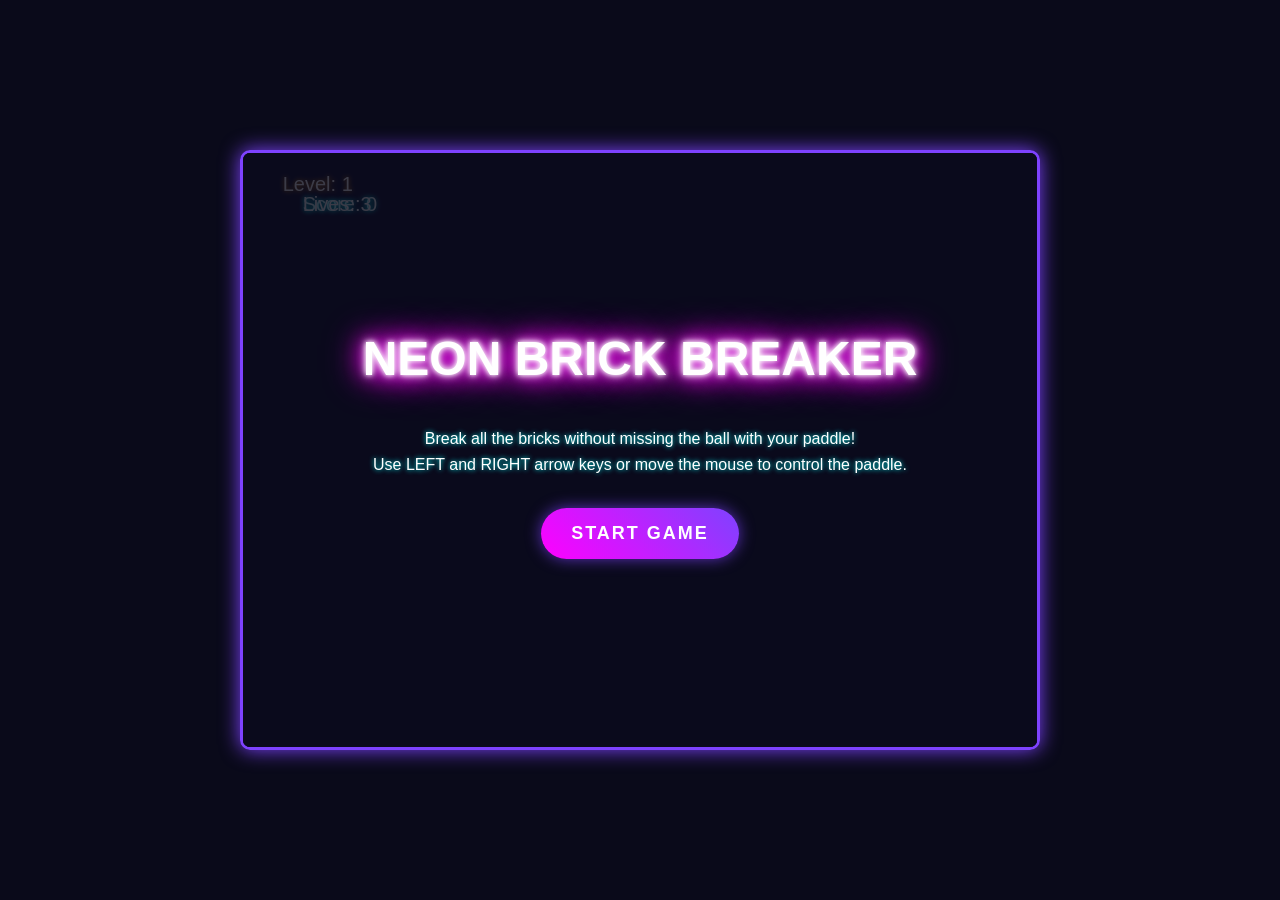
<file: public/Day-10_Neon_Brick_Breaker/index.html>
<!DOCTYPE html>
<html lang="en">
<head>
    <meta charset="UTF-8">
    <meta name="viewport" content="width=device-width, initial-scale=1.0">
    <title>Neon Brick Breaker</title>
    <link rel="stylesheet" href="styles.css">
    <link href="https://fonts.googleapis.com/css2?family=Orbitron:wght@500&display=swap" rel="stylesheet">
</head>
<body>
    <div class="game-container">
        <canvas id="gameCanvas" width="800" height="600"></canvas>
        
        <div class="game-stats">
            <div class="score-board">Score: <span id="score">0</span></div>
            <div class="level-display">Level: <span id="level">1</span></div>
            <div class="score-board">Lives: <span id="lives">3</span></div>
        </div>
        
        <div id="startScreen" class="overlay">
            <h1 class="neon-text">NEON BRICK BREAKER</h1>
            <div class="instructions">
                <p>Break all the bricks without missing the ball with your paddle!</p>
                <p>Use LEFT and RIGHT arrow keys or move the mouse to control the paddle.</p>
            </div>
            <button id="startButton" class="btn">Start Game</button>
        </div>
        
        <div id="gameOverScreen" class="overlay hidden">
            <h1 class="neon-text">GAME OVER</h1>
            <p class="instructions">Your final score: <span id="finalScore">0</span></p>
            <button id="restartButton" class="btn">Play Again</button>
        </div>
        
        <div id="levelCompleteScreen" class="overlay hidden">
            <h1 class="neon-text">LEVEL COMPLETE!</h1>
            <p class="instructions">Get ready for the next level</p>
            <button id="nextLevelButton" class="btn">Next Level</button>
        </div>
    </div>

    <script src="script.js">
        
    </script>
</body>
</html>
</file>
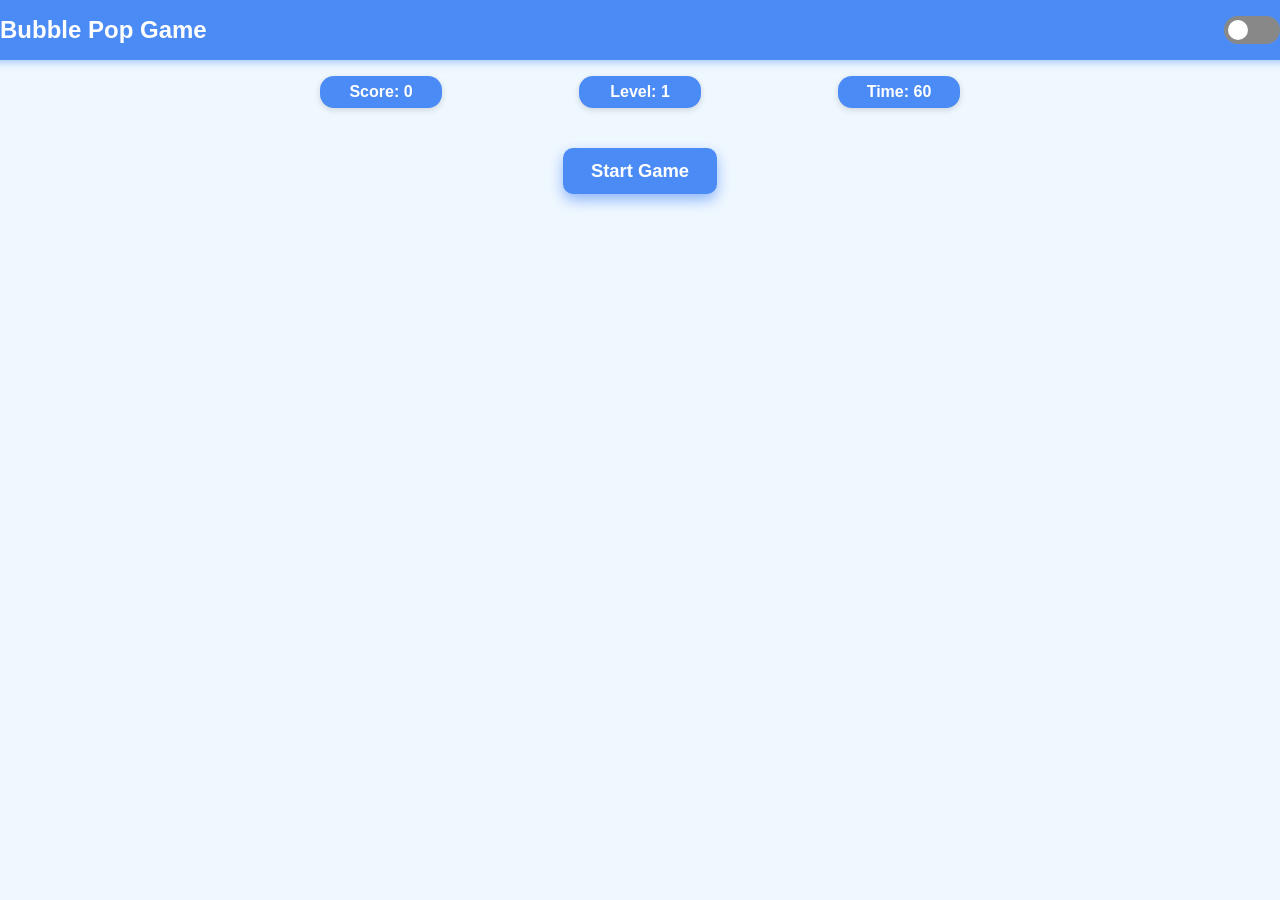
<file: public/Day-12_Bubble_Pop/index.html>
<!DOCTYPE html>
<html lang="en">
<head>
  <meta charset="UTF-8" />
  <meta name="viewport" content="width=device-width, initial-scale=1" />
  <title>Advanced Bubble Pop Game</title>
  <link rel="stylesheet" href="style.css" />
</head>
<body>
  <header>
    Bubble Pop Game
    <label class="switch" title="Toggle Light/Dark Mode">
      <input type="checkbox" id="theme-toggle" aria-label="Toggle Light/Dark Mode" />
      <span class="slider"></span>
    </label>
  </header>

  <main>
    <div id="info-bar" role="region" aria-live="polite" aria-atomic="true">
      <div id="score">Score: 0</div>
      <div id="level">Level: 1</div>
      <div id="timer">Time: 60</div>
    </div>

    <div id="game-board" role="grid" aria-label="Bubble Pop Game Board"></div>

    <button id="start-btn" aria-pressed="false" aria-label="Start Game">Start Game</button>

    <div id="instructions" aria-live="polite" style="display:none; margin-top: 15px; font-weight: 600; text-align: center;">
      Click groups of 3 or more adjacent matching colored bubbles to pop them before time runs out.
    </div>

    <div id="game-over-card" style="display:none; margin-top: 20px; padding: 20px; border-radius:12px; 
      background: var(--primary-color); color: white; text-align: center; font-size: 1.3rem;">
      <p id="final-score" style="margin: 0 0 10px 0;"></p>
      <button id="restart-btn" style="background:#fff; color: var(--primary-color); border:none; 
        padding: 10px 20px; border-radius: 8px; font-weight: 700; cursor: pointer;">Restart</button>
    </div>

    <div id="message" role="alert" aria-live="assertive"></div>
  </main>

  <audio id="pop-sound" src="https://actions.google.com/sounds/v1/pop/pop_bubble.wav" preload="auto"></audio>

  <script src="script.js"></script>
</body>
</html>
</file>
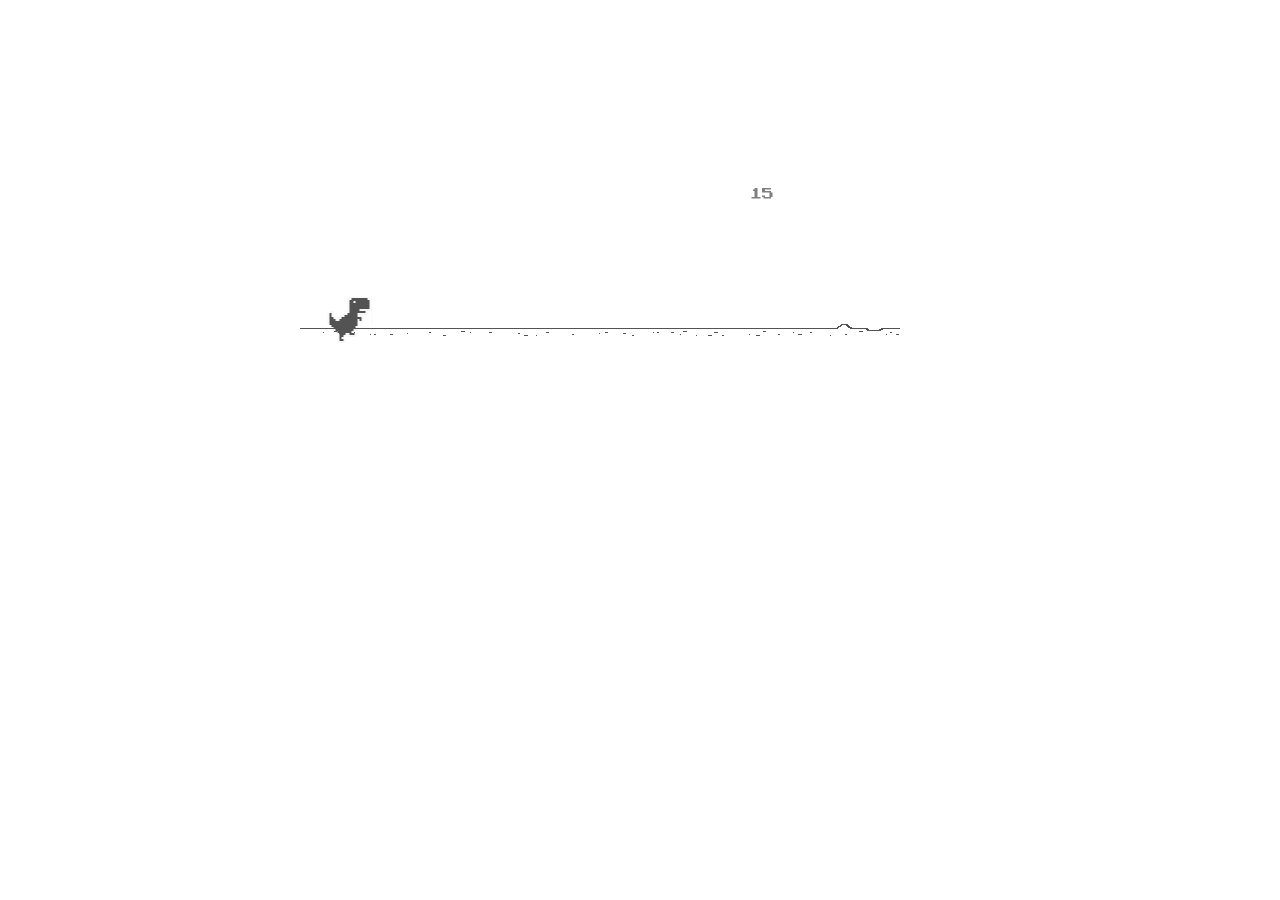
<file: public/Day-165/index.html>
<!DOCTYPE html>
<html>

<head>

    <title>TREX DINO</title>
    <script src="libs/p5.js"></script>
    <script src="libs/p5.dom.min.js"></script>
    <script src="libs/p5.sound.min.js"></script>
    <script src="libs/p5.play.js"></script>
    <link rel="stylesheet" type="text/css" href="style.css">
    <meta charset="utf-8">

</head>

<body>
    <script src="sketch.js"></script>
</body>

</html>
</file>
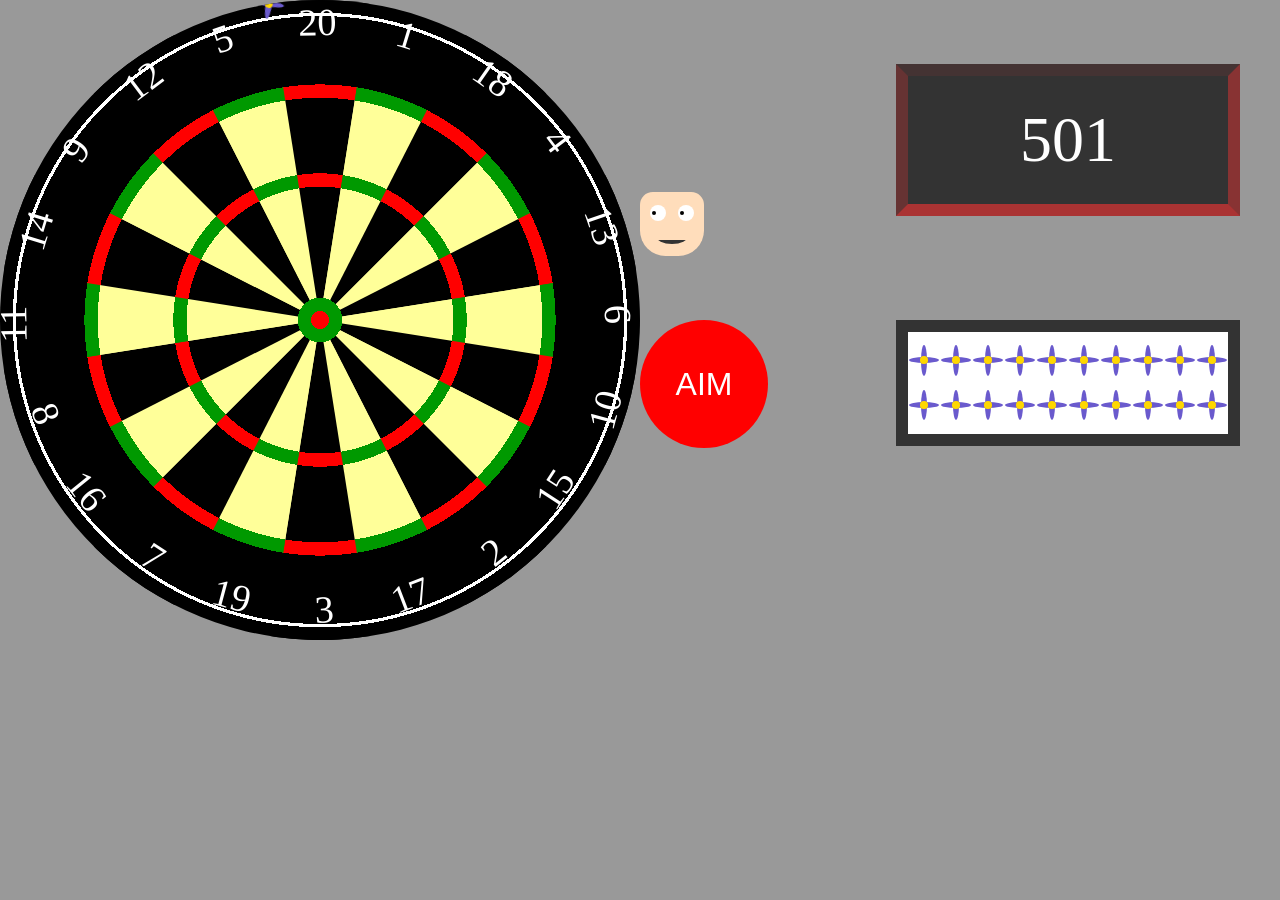
<file: public/Day-184/index.html>
<!DOCTYPE html>
<html lang="en">

<head>
  <meta charset="UTF-8">
  <title>Darts Game</title>
  <link rel="stylesheet" href="style.css">

</head>

<body>
  <form>
    <input type="radio" tabindex="-1" name="dart" id="d1_1" checked="checked" />
    <input type="radio" tabindex="-1" name="dart" id="d2_1" />
    <input type="radio" tabindex="-1" name="dart" id="d1_2" />
    <input type="radio" tabindex="-1" name="dart" id="d2_2" />
    <input type="radio" tabindex="-1" name="dart" id="d1_3" />
    <input type="radio" tabindex="-1" name="dart" id="d2_3" />
    <input type="radio" tabindex="-1" name="dart" id="d1_4" />
    <input type="radio" tabindex="-1" name="dart" id="d2_4" />
    <input type="radio" tabindex="-1" name="dart" id="d1_5" />
    <input type="radio" tabindex="-1" name="dart" id="d2_5" />
    <input type="radio" tabindex="-1" name="dart" id="d1_6" />
    <input type="radio" tabindex="-1" name="dart" id="d2_6" />
    <input type="radio" tabindex="-1" name="dart" id="d1_7" />
    <input type="radio" tabindex="-1" name="dart" id="d2_7" />
    <input type="radio" tabindex="-1" name="dart" id="d1_8" />
    <input type="radio" tabindex="-1" name="dart" id="d2_8" />
    <input type="radio" tabindex="-1" name="dart" id="d1_9" />
    <input type="radio" tabindex="-1" name="dart" id="d2_9" />
    <input type="radio" tabindex="-1" name="dart" id="d1_10" />
    <input type="radio" tabindex="-1" name="dart" id="d2_10" />
    <input type="radio" tabindex="-1" name="dart" id="d1_11" />
    <input type="radio" tabindex="-1" name="x" id="x1" />
    <input type="radio" tabindex="-1" name="x" id="x2" checked="checked" />
    <input type="radio" tabindex="-1" name="angle" id="a1_1a" />
    <input type="radio" tabindex="-1" name="angle" id="a1_2a" />
    <input type="radio" tabindex="-1" name="angle" id="a1_3a" />
    <input type="radio" tabindex="-1" name="angle" id="a1_4a" />
    <input type="radio" tabindex="-1" name="angle" id="a1_5a" />
    <input type="radio" tabindex="-1" name="angle" id="a1_6a" />
    <input type="radio" tabindex="-1" name="angle" id="a1_7a" />
    <input type="radio" tabindex="-1" name="angle" id="a1_8a" />
    <input type="radio" tabindex="-1" name="angle" id="a1_9a" />
    <input type="radio" tabindex="-1" name="angle" id="a1_10a" />
    <input type="radio" tabindex="-1" name="angle" id="a1_11a" />
    <input type="radio" tabindex="-1" name="angle" id="a1_12a" />
    <input type="radio" tabindex="-1" name="angle" id="a1_13a" />
    <input type="radio" tabindex="-1" name="angle" id="a1_14a" />
    <input type="radio" tabindex="-1" name="angle" id="a1_15a" />
    <input type="radio" tabindex="-1" name="angle" id="a1_16a" />
    <input type="radio" tabindex="-1" name="angle" id="a1_17a" />
    <input type="radio" tabindex="-1" name="angle" id="a1_18a" />
    <input type="radio" tabindex="-1" name="angle" id="a1_19a" />
    <input type="radio" tabindex="-1" name="angle" id="a1_20a" />
    <input type="radio" tabindex="-1" name="angle" id="a2_1a" checked="checked" />
    <input type="radio" tabindex="-1" name="angle" id="a2_2a" />
    <input type="radio" tabindex="-1" name="angle" id="a2_3a" />
    <input type="radio" tabindex="-1" name="angle" id="a2_4a" />
    <input type="radio" tabindex="-1" name="angle" id="a2_5a" />
    <input type="radio" tabindex="-1" name="angle" id="a2_6a" />
    <input type="radio" tabindex="-1" name="angle" id="a2_7a" />
    <input type="radio" tabindex="-1" name="angle" id="a2_8a" />
    <input type="radio" tabindex="-1" name="angle" id="a2_9a" />
    <input type="radio" tabindex="-1" name="angle" id="a2_10a" />
    <input type="radio" tabindex="-1" name="angle" id="a2_11a" />
    <input type="radio" tabindex="-1" name="angle" id="a2_12a" />
    <input type="radio" tabindex="-1" name="angle" id="a2_13a" />
    <input type="radio" tabindex="-1" name="angle" id="a2_14a" />
    <input type="radio" tabindex="-1" name="angle" id="a2_15a" />
    <input type="radio" tabindex="-1" name="angle" id="a2_16a" />
    <input type="radio" tabindex="-1" name="angle" id="a2_17a" />
    <input type="radio" tabindex="-1" name="angle" id="a2_18a" />
    <input type="radio" tabindex="-1" name="angle" id="a2_19a" />
    <input type="radio" tabindex="-1" name="angle" id="a2_20a" />
    <input type="radio" tabindex="-1" name="radius" id="r1_0r" />
    <input type="radio" tabindex="-1" name="radius" id="r1_1r" />
    <input type="radio" tabindex="-1" name="radius" id="r1_2r" />
    <input type="radio" tabindex="-1" name="radius" id="r1_3r" />
    <input type="radio" tabindex="-1" name="radius" id="r1_4r" />
    <input type="radio" tabindex="-1" name="radius" id="r1_5r" />
    <input type="radio" tabindex="-1" name="radius" id="r2_0r" checked="checked" />
    <input type="radio" tabindex="-1" name="radius" id="r2_1r" />
    <input type="radio" tabindex="-1" name="radius" id="r2_2r" />
    <input type="radio" tabindex="-1" name="radius" id="r2_3r" />
    <input type="radio" tabindex="-1" name="radius" id="r2_4r" />
    <input type="radio" tabindex="-1" name="radius" id="r2_5r" />
    <input type="radio" tabindex="-1" name="throw" id="t1_bust" />
    <input type="radio" tabindex="-1" name="throw" id="t1_0" />
    <input type="radio" tabindex="-1" name="throw" id="t1_1" />
    <input type="radio" tabindex="-1" name="throw" id="t1_2" />
    <input type="radio" tabindex="-1" name="throw" id="t1_3" />
    <input type="radio" tabindex="-1" name="throw" id="t1_4" />
    <input type="radio" tabindex="-1" name="throw" id="t1_5" />
    <input type="radio" tabindex="-1" name="throw" id="t1_6" />
    <input type="radio" tabindex="-1" name="throw" id="t1_7" />
    <input type="radio" tabindex="-1" name="throw" id="t1_8" />
    <input type="radio" tabindex="-1" name="throw" id="t1_9" />
    <input type="radio" tabindex="-1" name="throw" id="t1_10" />
    <input type="radio" tabindex="-1" name="throw" id="t1_11" />
    <input type="radio" tabindex="-1" name="throw" id="t1_12" />
    <input type="radio" tabindex="-1" name="throw" id="t1_13" />
    <input type="radio" tabindex="-1" name="throw" id="t1_14" />
    <input type="radio" tabindex="-1" name="throw" id="t1_15" />
    <input type="radio" tabindex="-1" name="throw" id="t1_16" />
    <input type="radio" tabindex="-1" name="throw" id="t1_17" />
    <input type="radio" tabindex="-1" name="throw" id="t1_18" />
    <input type="radio" tabindex="-1" name="throw" id="t1_19" />
    <input type="radio" tabindex="-1" name="throw" id="t1_20" />
    <input type="radio" tabindex="-1" name="throw" id="t1_21" />
    <input type="radio" tabindex="-1" name="throw" id="t1_22" />
    <input type="radio" tabindex="-1" name="throw" id="t1_24" />
    <input type="radio" tabindex="-1" name="throw" id="t1_25" />
    <input type="radio" tabindex="-1" name="throw" id="t1_26" />
    <input type="radio" tabindex="-1" name="throw" id="t1_27" />
    <input type="radio" tabindex="-1" name="throw" id="t1_28" />
    <input type="radio" tabindex="-1" name="throw" id="t1_30" />
    <input type="radio" tabindex="-1" name="throw" id="t1_32" />
    <input type="radio" tabindex="-1" name="throw" id="t1_33" />
    <input type="radio" tabindex="-1" name="throw" id="t1_34" />
    <input type="radio" tabindex="-1" name="throw" id="t1_36" />
    <input type="radio" tabindex="-1" name="throw" id="t1_38" />
    <input type="radio" tabindex="-1" name="throw" id="t1_39" />
    <input type="radio" tabindex="-1" name="throw" id="t1_40" />
    <input type="radio" tabindex="-1" name="throw" id="t1_42" />
    <input type="radio" tabindex="-1" name="throw" id="t1_45" />
    <input type="radio" tabindex="-1" name="throw" id="t1_48" />
    <input type="radio" tabindex="-1" name="throw" id="t1_50" />
    <input type="radio" tabindex="-1" name="throw" id="t1_51" />
    <input type="radio" tabindex="-1" name="throw" id="t1_54" />
    <input type="radio" tabindex="-1" name="throw" id="t1_57" />
    <input type="radio" tabindex="-1" name="throw" id="t1_60" />
    <input type="radio" tabindex="-1" name="throw" id="t2_bust" />
    <input type="radio" tabindex="-1" name="throw" id="t2_0" checked="checked" />
    <input type="radio" tabindex="-1" name="throw" id="t2_1" />
    <input type="radio" tabindex="-1" name="throw" id="t2_2" />
    <input type="radio" tabindex="-1" name="throw" id="t2_3" />
    <input type="radio" tabindex="-1" name="throw" id="t2_4" />
    <input type="radio" tabindex="-1" name="throw" id="t2_5" />
    <input type="radio" tabindex="-1" name="throw" id="t2_6" />
    <input type="radio" tabindex="-1" name="throw" id="t2_7" />
    <input type="radio" tabindex="-1" name="throw" id="t2_8" />
    <input type="radio" tabindex="-1" name="throw" id="t2_9" />
    <input type="radio" tabindex="-1" name="throw" id="t2_10" />
    <input type="radio" tabindex="-1" name="throw" id="t2_11" />
    <input type="radio" tabindex="-1" name="throw" id="t2_12" />
    <input type="radio" tabindex="-1" name="throw" id="t2_13" />
    <input type="radio" tabindex="-1" name="throw" id="t2_14" />
    <input type="radio" tabindex="-1" name="throw" id="t2_15" />
    <input type="radio" tabindex="-1" name="throw" id="t2_16" />
    <input type="radio" tabindex="-1" name="throw" id="t2_17" />
    <input type="radio" tabindex="-1" name="throw" id="t2_18" />
    <input type="radio" tabindex="-1" name="throw" id="t2_19" />
    <input type="radio" tabindex="-1" name="throw" id="t2_20" />
    <input type="radio" tabindex="-1" name="throw" id="t2_21" />
    <input type="radio" tabindex="-1" name="throw" id="t2_22" />
    <input type="radio" tabindex="-1" name="throw" id="t2_24" />
    <input type="radio" tabindex="-1" name="throw" id="t2_25" />
    <input type="radio" tabindex="-1" name="throw" id="t2_26" />
    <input type="radio" tabindex="-1" name="throw" id="t2_27" />
    <input type="radio" tabindex="-1" name="throw" id="t2_28" />
    <input type="radio" tabindex="-1" name="throw" id="t2_30" />
    <input type="radio" tabindex="-1" name="throw" id="t2_32" />
    <input type="radio" tabindex="-1" name="throw" id="t2_33" />
    <input type="radio" tabindex="-1" name="throw" id="t2_34" />
    <input type="radio" tabindex="-1" name="throw" id="t2_36" />
    <input type="radio" tabindex="-1" name="throw" id="t2_38" />
    <input type="radio" tabindex="-1" name="throw" id="t2_39" />
    <input type="radio" tabindex="-1" name="throw" id="t2_40" />
    <input type="radio" tabindex="-1" name="throw" id="t2_42" />
    <input type="radio" tabindex="-1" name="throw" id="t2_45" />
    <input type="radio" tabindex="-1" name="throw" id="t2_48" />
    <input type="radio" tabindex="-1" name="throw" id="t2_50" />
    <input type="radio" tabindex="-1" name="throw" id="t2_51" />
    <input type="radio" tabindex="-1" name="throw" id="t2_54" />
    <input type="radio" tabindex="-1" name="throw" id="t2_57" />
    <input type="radio" tabindex="-1" name="throw" id="t2_60" />
    <input type="radio" tabindex="-1" name="score" id="s1_501s" />
    <input type="radio" tabindex="-1" name="score" id="s1_500s" />
    <input type="radio" tabindex="-1" name="score" id="s1_499s" />
    <input type="radio" tabindex="-1" name="score" id="s1_498s" />
    <input type="radio" tabindex="-1" name="score" id="s1_497s" />
    <input type="radio" tabindex="-1" name="score" id="s1_496s" />
    <input type="radio" tabindex="-1" name="score" id="s1_495s" />
    <input type="radio" tabindex="-1" name="score" id="s1_494s" />
    <input type="radio" tabindex="-1" name="score" id="s1_493s" />
    <input type="radio" tabindex="-1" name="score" id="s1_492s" />
    <input type="radio" tabindex="-1" name="score" id="s1_491s" />
    <input type="radio" tabindex="-1" name="score" id="s1_490s" />
    <input type="radio" tabindex="-1" name="score" id="s1_489s" />
    <input type="radio" tabindex="-1" name="score" id="s1_488s" />
    <input type="radio" tabindex="-1" name="score" id="s1_487s" />
    <input type="radio" tabindex="-1" name="score" id="s1_486s" />
    <input type="radio" tabindex="-1" name="score" id="s1_485s" />
    <input type="radio" tabindex="-1" name="score" id="s1_484s" />
    <input type="radio" tabindex="-1" name="score" id="s1_483s" />
    <input type="radio" tabindex="-1" name="score" id="s1_482s" />
    <input type="radio" tabindex="-1" name="score" id="s1_481s" />
    <input type="radio" tabindex="-1" name="score" id="s1_480s" />
    <input type="radio" tabindex="-1" name="score" id="s1_479s" />
    <input type="radio" tabindex="-1" name="score" id="s1_478s" />
    <input type="radio" tabindex="-1" name="score" id="s1_477s" />
    <input type="radio" tabindex="-1" name="score" id="s1_476s" />
    <input type="radio" tabindex="-1" name="score" id="s1_475s" />
    <input type="radio" tabindex="-1" name="score" id="s1_474s" />
    <input type="radio" tabindex="-1" name="score" id="s1_473s" />
    <input type="radio" tabindex="-1" name="score" id="s1_472s" />
    <input type="radio" tabindex="-1" name="score" id="s1_471s" />
    <input type="radio" tabindex="-1" name="score" id="s1_470s" />
    <input type="radio" tabindex="-1" name="score" id="s1_469s" />
    <input type="radio" tabindex="-1" name="score" id="s1_468s" />
    <input type="radio" tabindex="-1" name="score" id="s1_467s" />
    <input type="radio" tabindex="-1" name="score" id="s1_466s" />
    <input type="radio" tabindex="-1" name="score" id="s1_465s" />
    <input type="radio" tabindex="-1" name="score" id="s1_464s" />
    <input type="radio" tabindex="-1" name="score" id="s1_463s" />
    <input type="radio" tabindex="-1" name="score" id="s1_462s" />
    <input type="radio" tabindex="-1" name="score" id="s1_461s" />
    <input type="radio" tabindex="-1" name="score" id="s1_460s" />
    <input type="radio" tabindex="-1" name="score" id="s1_459s" />
    <input type="radio" tabindex="-1" name="score" id="s1_458s" />
    <input type="radio" tabindex="-1" name="score" id="s1_457s" />
    <input type="radio" tabindex="-1" name="score" id="s1_456s" />
    <input type="radio" tabindex="-1" name="score" id="s1_455s" />
    <input type="radio" tabindex="-1" name="score" id="s1_454s" />
    <input type="radio" tabindex="-1" name="score" id="s1_453s" />
    <input type="radio" tabindex="-1" name="score" id="s1_452s" />
    <input type="radio" tabindex="-1" name="score" id="s1_451s" />
    <input type="radio" tabindex="-1" name="score" id="s1_450s" />
    <input type="radio" tabindex="-1" name="score" id="s1_449s" />
    <input type="radio" tabindex="-1" name="score" id="s1_448s" />
    <input type="radio" tabindex="-1" name="score" id="s1_447s" />
    <input type="radio" tabindex="-1" name="score" id="s1_446s" />
    <input type="radio" tabindex="-1" name="score" id="s1_445s" />
    <input type="radio" tabindex="-1" name="score" id="s1_444s" />
    <input type="radio" tabindex="-1" name="score" id="s1_443s" />
    <input type="radio" tabindex="-1" name="score" id="s1_442s" />
    <input type="radio" tabindex="-1" name="score" id="s1_441s" />
    <input type="radio" tabindex="-1" name="score" id="s1_440s" />
    <input type="radio" tabindex="-1" name="score" id="s1_439s" />
    <input type="radio" tabindex="-1" name="score" id="s1_438s" />
    <input type="radio" tabindex="-1" name="score" id="s1_437s" />
    <input type="radio" tabindex="-1" name="score" id="s1_436s" />
    <input type="radio" tabindex="-1" name="score" id="s1_435s" />
    <input type="radio" tabindex="-1" name="score" id="s1_434s" />
    <input type="radio" tabindex="-1" name="score" id="s1_433s" />
    <input type="radio" tabindex="-1" name="score" id="s1_432s" />
    <input type="radio" tabindex="-1" name="score" id="s1_431s" />
    <input type="radio" tabindex="-1" name="score" id="s1_430s" />
    <input type="radio" tabindex="-1" name="score" id="s1_429s" />
    <input type="radio" tabindex="-1" name="score" id="s1_428s" />
    <input type="radio" tabindex="-1" name="score" id="s1_427s" />
    <input type="radio" tabindex="-1" name="score" id="s1_426s" />
    <input type="radio" tabindex="-1" name="score" id="s1_425s" />
    <input type="radio" tabindex="-1" name="score" id="s1_424s" />
    <input type="radio" tabindex="-1" name="score" id="s1_423s" />
    <input type="radio" tabindex="-1" name="score" id="s1_422s" />
    <input type="radio" tabindex="-1" name="score" id="s1_421s" />
    <input type="radio" tabindex="-1" name="score" id="s1_420s" />
    <input type="radio" tabindex="-1" name="score" id="s1_419s" />
    <input type="radio" tabindex="-1" name="score" id="s1_418s" />
    <input type="radio" tabindex="-1" name="score" id="s1_417s" />
    <input type="radio" tabindex="-1" name="score" id="s1_416s" />
    <input type="radio" tabindex="-1" name="score" id="s1_415s" />
    <input type="radio" tabindex="-1" name="score" id="s1_414s" />
    <input type="radio" tabindex="-1" name="score" id="s1_413s" />
    <input type="radio" tabindex="-1" name="score" id="s1_412s" />
    <input type="radio" tabindex="-1" name="score" id="s1_411s" />
    <input type="radio" tabindex="-1" name="score" id="s1_410s" />
    <input type="radio" tabindex="-1" name="score" id="s1_409s" />
    <input type="radio" tabindex="-1" name="score" id="s1_408s" />
    <input type="radio" tabindex="-1" name="score" id="s1_407s" />
    <input type="radio" tabindex="-1" name="score" id="s1_406s" />
    <input type="radio" tabindex="-1" name="score" id="s1_405s" />
    <input type="radio" tabindex="-1" name="score" id="s1_404s" />
    <input type="radio" tabindex="-1" name="score" id="s1_403s" />
    <input type="radio" tabindex="-1" name="score" id="s1_402s" />
    <input type="radio" tabindex="-1" name="score" id="s1_401s" />
    <input type="radio" tabindex="-1" name="score" id="s1_400s" />
    <input type="radio" tabindex="-1" name="score" id="s1_399s" />
    <input type="radio" tabindex="-1" name="score" id="s1_398s" />
    <input type="radio" tabindex="-1" name="score" id="s1_397s" />
    <input type="radio" tabindex="-1" name="score" id="s1_396s" />
    <input type="radio" tabindex="-1" name="score" id="s1_395s" />
    <input type="radio" tabindex="-1" name="score" id="s1_394s" />
    <input type="radio" tabindex="-1" name="score" id="s1_393s" />
    <input type="radio" tabindex="-1" name="score" id="s1_392s" />
    <input type="radio" tabindex="-1" name="score" id="s1_391s" />
    <input type="radio" tabindex="-1" name="score" id="s1_390s" />
    <input type="radio" tabindex="-1" name="score" id="s1_389s" />
    <input type="radio" tabindex="-1" name="score" id="s1_388s" />
    <input type="radio" tabindex="-1" name="score" id="s1_387s" />
    <input type="radio" tabindex="-1" name="score" id="s1_386s" />
    <input type="radio" tabindex="-1" name="score" id="s1_385s" />
    <input type="radio" tabindex="-1" name="score" id="s1_384s" />
    <input type="radio" tabindex="-1" name="score" id="s1_383s" />
    <input type="radio" tabindex="-1" name="score" id="s1_382s" />
    <input type="radio" tabindex="-1" name="score" id="s1_381s" />
    <input type="radio" tabindex="-1" name="score" id="s1_380s" />
    <input type="radio" tabindex="-1" name="score" id="s1_379s" />
    <input type="radio" tabindex="-1" name="score" id="s1_378s" />
    <input type="radio" tabindex="-1" name="score" id="s1_377s" />
    <input type="radio" tabindex="-1" name="score" id="s1_376s" />
    <input type="radio" tabindex="-1" name="score" id="s1_375s" />
    <input type="radio" tabindex="-1" name="score" id="s1_374s" />
    <input type="radio" tabindex="-1" name="score" id="s1_373s" />
    <input type="radio" tabindex="-1" name="score" id="s1_372s" />
    <input type="radio" tabindex="-1" name="score" id="s1_371s" />
    <input type="radio" tabindex="-1" name="score" id="s1_370s" />
    <input type="radio" tabindex="-1" name="score" id="s1_369s" />
    <input type="radio" tabindex="-1" name="score" id="s1_368s" />
    <input type="radio" tabindex="-1" name="score" id="s1_367s" />
    <input type="radio" tabindex="-1" name="score" id="s1_366s" />
    <input type="radio" tabindex="-1" name="score" id="s1_365s" />
    <input type="radio" tabindex="-1" name="score" id="s1_364s" />
    <input type="radio" tabindex="-1" name="score" id="s1_363s" />
    <input type="radio" tabindex="-1" name="score" id="s1_362s" />
    <input type="radio" tabindex="-1" name="score" id="s1_361s" />
    <input type="radio" tabindex="-1" name="score" id="s1_360s" />
    <input type="radio" tabindex="-1" name="score" id="s1_359s" />
    <input type="radio" tabindex="-1" name="score" id="s1_358s" />
    <input type="radio" tabindex="-1" name="score" id="s1_357s" />
    <input type="radio" tabindex="-1" name="score" id="s1_356s" />
    <input type="radio" tabindex="-1" name="score" id="s1_355s" />
    <input type="radio" tabindex="-1" name="score" id="s1_354s" />
    <input type="radio" tabindex="-1" name="score" id="s1_353s" />
    <input type="radio" tabindex="-1" name="score" id="s1_352s" />
    <input type="radio" tabindex="-1" name="score" id="s1_351s" />
    <input type="radio" tabindex="-1" name="score" id="s1_350s" />
    <input type="radio" tabindex="-1" name="score" id="s1_349s" />
    <input type="radio" tabindex="-1" name="score" id="s1_348s" />
    <input type="radio" tabindex="-1" name="score" id="s1_347s" />
    <input type="radio" tabindex="-1" name="score" id="s1_346s" />
    <input type="radio" tabindex="-1" name="score" id="s1_345s" />
    <input type="radio" tabindex="-1" name="score" id="s1_344s" />
    <input type="radio" tabindex="-1" name="score" id="s1_343s" />
    <input type="radio" tabindex="-1" name="score" id="s1_342s" />
    <input type="radio" tabindex="-1" name="score" id="s1_341s" />
    <input type="radio" tabindex="-1" name="score" id="s1_340s" />
    <input type="radio" tabindex="-1" name="score" id="s1_339s" />
    <input type="radio" tabindex="-1" name="score" id="s1_338s" />
    <input type="radio" tabindex="-1" name="score" id="s1_337s" />
    <input type="radio" tabindex="-1" name="score" id="s1_336s" />
    <input type="radio" tabindex="-1" name="score" id="s1_335s" />
    <input type="radio" tabindex="-1" name="score" id="s1_334s" />
    <input type="radio" tabindex="-1" name="score" id="s1_333s" />
    <input type="radio" tabindex="-1" name="score" id="s1_332s" />
    <input type="radio" tabindex="-1" name="score" id="s1_331s" />
    <input type="radio" tabindex="-1" name="score" id="s1_330s" />
    <input type="radio" tabindex="-1" name="score" id="s1_329s" />
    <input type="radio" tabindex="-1" name="score" id="s1_328s" />
    <input type="radio" tabindex="-1" name="score" id="s1_327s" />
    <input type="radio" tabindex="-1" name="score" id="s1_326s" />
    <input type="radio" tabindex="-1" name="score" id="s1_325s" />
    <input type="radio" tabindex="-1" name="score" id="s1_324s" />
    <input type="radio" tabindex="-1" name="score" id="s1_323s" />
    <input type="radio" tabindex="-1" name="score" id="s1_322s" />
    <input type="radio" tabindex="-1" name="score" id="s1_321s" />
    <input type="radio" tabindex="-1" name="score" id="s1_320s" />
    <input type="radio" tabindex="-1" name="score" id="s1_319s" />
    <input type="radio" tabindex="-1" name="score" id="s1_318s" />
    <input type="radio" tabindex="-1" name="score" id="s1_317s" />
    <input type="radio" tabindex="-1" name="score" id="s1_316s" />
    <input type="radio" tabindex="-1" name="score" id="s1_315s" />
    <input type="radio" tabindex="-1" name="score" id="s1_314s" />
    <input type="radio" tabindex="-1" name="score" id="s1_313s" />
    <input type="radio" tabindex="-1" name="score" id="s1_312s" />
    <input type="radio" tabindex="-1" name="score" id="s1_311s" />
    <input type="radio" tabindex="-1" name="score" id="s1_310s" />
    <input type="radio" tabindex="-1" name="score" id="s1_309s" />
    <input type="radio" tabindex="-1" name="score" id="s1_308s" />
    <input type="radio" tabindex="-1" name="score" id="s1_307s" />
    <input type="radio" tabindex="-1" name="score" id="s1_306s" />
    <input type="radio" tabindex="-1" name="score" id="s1_305s" />
    <input type="radio" tabindex="-1" name="score" id="s1_304s" />
    <input type="radio" tabindex="-1" name="score" id="s1_303s" />
    <input type="radio" tabindex="-1" name="score" id="s1_302s" />
    <input type="radio" tabindex="-1" name="score" id="s1_301s" />
    <input type="radio" tabindex="-1" name="score" id="s1_300s" />
    <input type="radio" tabindex="-1" name="score" id="s1_299s" />
    <input type="radio" tabindex="-1" name="score" id="s1_298s" />
    <input type="radio" tabindex="-1" name="score" id="s1_297s" />
    <input type="radio" tabindex="-1" name="score" id="s1_296s" />
    <input type="radio" tabindex="-1" name="score" id="s1_295s" />
    <input type="radio" tabindex="-1" name="score" id="s1_294s" />
    <input type="radio" tabindex="-1" name="score" id="s1_293s" />
    <input type="radio" tabindex="-1" name="score" id="s1_292s" />
    <input type="radio" tabindex="-1" name="score" id="s1_291s" />
    <input type="radio" tabindex="-1" name="score" id="s1_290s" />
    <input type="radio" tabindex="-1" name="score" id="s1_289s" />
    <input type="radio" tabindex="-1" name="score" id="s1_288s" />
    <input type="radio" tabindex="-1" name="score" id="s1_287s" />
    <input type="radio" tabindex="-1" name="score" id="s1_286s" />
    <input type="radio" tabindex="-1" name="score" id="s1_285s" />
    <input type="radio" tabindex="-1" name="score" id="s1_284s" />
    <input type="radio" tabindex="-1" name="score" id="s1_283s" />
    <input type="radio" tabindex="-1" name="score" id="s1_282s" />
    <input type="radio" tabindex="-1" name="score" id="s1_281s" />
    <input type="radio" tabindex="-1" name="score" id="s1_280s" />
    <input type="radio" tabindex="-1" name="score" id="s1_279s" />
    <input type="radio" tabindex="-1" name="score" id="s1_278s" />
    <input type="radio" tabindex="-1" name="score" id="s1_277s" />
    <input type="radio" tabindex="-1" name="score" id="s1_276s" />
    <input type="radio" tabindex="-1" name="score" id="s1_275s" />
    <input type="radio" tabindex="-1" name="score" id="s1_274s" />
    <input type="radio" tabindex="-1" name="score" id="s1_273s" />
    <input type="radio" tabindex="-1" name="score" id="s1_272s" />
    <input type="radio" tabindex="-1" name="score" id="s1_271s" />
    <input type="radio" tabindex="-1" name="score" id="s1_270s" />
    <input type="radio" tabindex="-1" name="score" id="s1_269s" />
    <input type="radio" tabindex="-1" name="score" id="s1_268s" />
    <input type="radio" tabindex="-1" name="score" id="s1_267s" />
    <input type="radio" tabindex="-1" name="score" id="s1_266s" />
    <input type="radio" tabindex="-1" name="score" id="s1_265s" />
    <input type="radio" tabindex="-1" name="score" id="s1_264s" />
    <input type="radio" tabindex="-1" name="score" id="s1_263s" />
    <input type="radio" tabindex="-1" name="score" id="s1_262s" />
    <input type="radio" tabindex="-1" name="score" id="s1_261s" />
    <input type="radio" tabindex="-1" name="score" id="s1_260s" />
    <input type="radio" tabindex="-1" name="score" id="s1_259s" />
    <input type="radio" tabindex="-1" name="score" id="s1_258s" />
    <input type="radio" tabindex="-1" name="score" id="s1_257s" />
    <input type="radio" tabindex="-1" name="score" id="s1_256s" />
    <input type="radio" tabindex="-1" name="score" id="s1_255s" />
    <input type="radio" tabindex="-1" name="score" id="s1_254s" />
    <input type="radio" tabindex="-1" name="score" id="s1_253s" />
    <input type="radio" tabindex="-1" name="score" id="s1_252s" />
    <input type="radio" tabindex="-1" name="score" id="s1_251s" />
    <input type="radio" tabindex="-1" name="score" id="s1_250s" />
    <input type="radio" tabindex="-1" name="score" id="s1_249s" />
    <input type="radio" tabindex="-1" name="score" id="s1_248s" />
    <input type="radio" tabindex="-1" name="score" id="s1_247s" />
    <input type="radio" tabindex="-1" name="score" id="s1_246s" />
    <input type="radio" tabindex="-1" name="score" id="s1_245s" />
    <input type="radio" tabindex="-1" name="score" id="s1_244s" />
    <input type="radio" tabindex="-1" name="score" id="s1_243s" />
    <input type="radio" tabindex="-1" name="score" id="s1_242s" />
    <input type="radio" tabindex="-1" name="score" id="s1_241s" />
    <input type="radio" tabindex="-1" name="score" id="s1_240s" />
    <input type="radio" tabindex="-1" name="score" id="s1_239s" />
    <input type="radio" tabindex="-1" name="score" id="s1_238s" />
    <input type="radio" tabindex="-1" name="score" id="s1_237s" />
    <input type="radio" tabindex="-1" name="score" id="s1_236s" />
    <input type="radio" tabindex="-1" name="score" id="s1_235s" />
    <input type="radio" tabindex="-1" name="score" id="s1_234s" />
    <input type="radio" tabindex="-1" name="score" id="s1_233s" />
    <input type="radio" tabindex="-1" name="score" id="s1_232s" />
    <input type="radio" tabindex="-1" name="score" id="s1_231s" />
    <input type="radio" tabindex="-1" name="score" id="s1_230s" />
    <input type="radio" tabindex="-1" name="score" id="s1_229s" />
    <input type="radio" tabindex="-1" name="score" id="s1_228s" />
    <input type="radio" tabindex="-1" name="score" id="s1_227s" />
    <input type="radio" tabindex="-1" name="score" id="s1_226s" />
    <input type="radio" tabindex="-1" name="score" id="s1_225s" />
    <input type="radio" tabindex="-1" name="score" id="s1_224s" />
    <input type="radio" tabindex="-1" name="score" id="s1_223s" />
    <input type="radio" tabindex="-1" name="score" id="s1_222s" />
    <input type="radio" tabindex="-1" name="score" id="s1_221s" />
    <input type="radio" tabindex="-1" name="score" id="s1_220s" />
    <input type="radio" tabindex="-1" name="score" id="s1_219s" />
    <input type="radio" tabindex="-1" name="score" id="s1_218s" />
    <input type="radio" tabindex="-1" name="score" id="s1_217s" />
    <input type="radio" tabindex="-1" name="score" id="s1_216s" />
    <input type="radio" tabindex="-1" name="score" id="s1_215s" />
    <input type="radio" tabindex="-1" name="score" id="s1_214s" />
    <input type="radio" tabindex="-1" name="score" id="s1_213s" />
    <input type="radio" tabindex="-1" name="score" id="s1_212s" />
    <input type="radio" tabindex="-1" name="score" id="s1_211s" />
    <input type="radio" tabindex="-1" name="score" id="s1_210s" />
    <input type="radio" tabindex="-1" name="score" id="s1_209s" />
    <input type="radio" tabindex="-1" name="score" id="s1_208s" />
    <input type="radio" tabindex="-1" name="score" id="s1_207s" />
    <input type="radio" tabindex="-1" name="score" id="s1_206s" />
    <input type="radio" tabindex="-1" name="score" id="s1_205s" />
    <input type="radio" tabindex="-1" name="score" id="s1_204s" />
    <input type="radio" tabindex="-1" name="score" id="s1_203s" />
    <input type="radio" tabindex="-1" name="score" id="s1_202s" />
    <input type="radio" tabindex="-1" name="score" id="s1_201s" />
    <input type="radio" tabindex="-1" name="score" id="s1_200s" />
    <input type="radio" tabindex="-1" name="score" id="s1_199s" />
    <input type="radio" tabindex="-1" name="score" id="s1_198s" />
    <input type="radio" tabindex="-1" name="score" id="s1_197s" />
    <input type="radio" tabindex="-1" name="score" id="s1_196s" />
    <input type="radio" tabindex="-1" name="score" id="s1_195s" />
    <input type="radio" tabindex="-1" name="score" id="s1_194s" />
    <input type="radio" tabindex="-1" name="score" id="s1_193s" />
    <input type="radio" tabindex="-1" name="score" id="s1_192s" />
    <input type="radio" tabindex="-1" name="score" id="s1_191s" />
    <input type="radio" tabindex="-1" name="score" id="s1_190s" />
    <input type="radio" tabindex="-1" name="score" id="s1_189s" />
    <input type="radio" tabindex="-1" name="score" id="s1_188s" />
    <input type="radio" tabindex="-1" name="score" id="s1_187s" />
    <input type="radio" tabindex="-1" name="score" id="s1_186s" />
    <input type="radio" tabindex="-1" name="score" id="s1_185s" />
    <input type="radio" tabindex="-1" name="score" id="s1_184s" />
    <input type="radio" tabindex="-1" name="score" id="s1_183s" />
    <input type="radio" tabindex="-1" name="score" id="s1_182s" />
    <input type="radio" tabindex="-1" name="score" id="s1_181s" />
    <input type="radio" tabindex="-1" name="score" id="s1_180s" />
    <input type="radio" tabindex="-1" name="score" id="s1_179s" />
    <input type="radio" tabindex="-1" name="score" id="s1_178s" />
    <input type="radio" tabindex="-1" name="score" id="s1_177s" />
    <input type="radio" tabindex="-1" name="score" id="s1_176s" />
    <input type="radio" tabindex="-1" name="score" id="s1_175s" />
    <input type="radio" tabindex="-1" name="score" id="s1_174s" />
    <input type="radio" tabindex="-1" name="score" id="s1_173s" />
    <input type="radio" tabindex="-1" name="score" id="s1_172s" />
    <input type="radio" tabindex="-1" name="score" id="s1_171s" />
    <input type="radio" tabindex="-1" name="score" id="s1_170s" />
    <input type="radio" tabindex="-1" name="score" id="s1_169s" />
    <input type="radio" tabindex="-1" name="score" id="s1_168s" />
    <input type="radio" tabindex="-1" name="score" id="s1_167s" />
    <input type="radio" tabindex="-1" name="score" id="s1_166s" />
    <input type="radio" tabindex="-1" name="score" id="s1_165s" />
    <input type="radio" tabindex="-1" name="score" id="s1_164s" />
    <input type="radio" tabindex="-1" name="score" id="s1_163s" />
    <input type="radio" tabindex="-1" name="score" id="s1_162s" />
    <input type="radio" tabindex="-1" name="score" id="s1_161s" />
    <input type="radio" tabindex="-1" name="score" id="s1_160s" />
    <input type="radio" tabindex="-1" name="score" id="s1_159s" />
    <input type="radio" tabindex="-1" name="score" id="s1_158s" />
    <input type="radio" tabindex="-1" name="score" id="s1_157s" />
    <input type="radio" tabindex="-1" name="score" id="s1_156s" />
    <input type="radio" tabindex="-1" name="score" id="s1_155s" />
    <input type="radio" tabindex="-1" name="score" id="s1_154s" />
    <input type="radio" tabindex="-1" name="score" id="s1_153s" />
    <input type="radio" tabindex="-1" name="score" id="s1_152s" />
    <input type="radio" tabindex="-1" name="score" id="s1_151s" />
    <input type="radio" tabindex="-1" name="score" id="s1_150s" />
    <input type="radio" tabindex="-1" name="score" id="s1_149s" />
    <input type="radio" tabindex="-1" name="score" id="s1_148s" />
    <input type="radio" tabindex="-1" name="score" id="s1_147s" />
    <input type="radio" tabindex="-1" name="score" id="s1_146s" />
    <input type="radio" tabindex="-1" name="score" id="s1_145s" />
    <input type="radio" tabindex="-1" name="score" id="s1_144s" />
    <input type="radio" tabindex="-1" name="score" id="s1_143s" />
    <input type="radio" tabindex="-1" name="score" id="s1_142s" />
    <input type="radio" tabindex="-1" name="score" id="s1_141s" />
    <input type="radio" tabindex="-1" name="score" id="s1_140s" />
    <input type="radio" tabindex="-1" name="score" id="s1_139s" />
    <input type="radio" tabindex="-1" name="score" id="s1_138s" />
    <input type="radio" tabindex="-1" name="score" id="s1_137s" />
    <input type="radio" tabindex="-1" name="score" id="s1_136s" />
    <input type="radio" tabindex="-1" name="score" id="s1_135s" />
    <input type="radio" tabindex="-1" name="score" id="s1_134s" />
    <input type="radio" tabindex="-1" name="score" id="s1_133s" />
    <input type="radio" tabindex="-1" name="score" id="s1_132s" />
    <input type="radio" tabindex="-1" name="score" id="s1_131s" />
    <input type="radio" tabindex="-1" name="score" id="s1_130s" />
    <input type="radio" tabindex="-1" name="score" id="s1_129s" />
    <input type="radio" tabindex="-1" name="score" id="s1_128s" />
    <input type="radio" tabindex="-1" name="score" id="s1_127s" />
    <input type="radio" tabindex="-1" name="score" id="s1_126s" />
    <input type="radio" tabindex="-1" name="score" id="s1_125s" />
    <input type="radio" tabindex="-1" name="score" id="s1_124s" />
    <input type="radio" tabindex="-1" name="score" id="s1_123s" />
    <input type="radio" tabindex="-1" name="score" id="s1_122s" />
    <input type="radio" tabindex="-1" name="score" id="s1_121s" />
    <input type="radio" tabindex="-1" name="score" id="s1_120s" />
    <input type="radio" tabindex="-1" name="score" id="s1_119s" />
    <input type="radio" tabindex="-1" name="score" id="s1_118s" />
    <input type="radio" tabindex="-1" name="score" id="s1_117s" />
    <input type="radio" tabindex="-1" name="score" id="s1_116s" />
    <input type="radio" tabindex="-1" name="score" id="s1_115s" />
    <input type="radio" tabindex="-1" name="score" id="s1_114s" />
    <input type="radio" tabindex="-1" name="score" id="s1_113s" />
    <input type="radio" tabindex="-1" name="score" id="s1_112s" />
    <input type="radio" tabindex="-1" name="score" id="s1_111s" />
    <input type="radio" tabindex="-1" name="score" id="s1_110s" />
    <input type="radio" tabindex="-1" name="score" id="s1_109s" />
    <input type="radio" tabindex="-1" name="score" id="s1_108s" />
    <input type="radio" tabindex="-1" name="score" id="s1_107s" />
    <input type="radio" tabindex="-1" name="score" id="s1_106s" />
    <input type="radio" tabindex="-1" name="score" id="s1_105s" />
    <input type="radio" tabindex="-1" name="score" id="s1_104s" />
    <input type="radio" tabindex="-1" name="score" id="s1_103s" />
    <input type="radio" tabindex="-1" name="score" id="s1_102s" />
    <input type="radio" tabindex="-1" name="score" id="s1_101s" />
    <input type="radio" tabindex="-1" name="score" id="s1_100s" />
    <input type="radio" tabindex="-1" name="score" id="s1_99s" />
    <input type="radio" tabindex="-1" name="score" id="s1_98s" />
    <input type="radio" tabindex="-1" name="score" id="s1_97s" />
    <input type="radio" tabindex="-1" name="score" id="s1_96s" />
    <input type="radio" tabindex="-1" name="score" id="s1_95s" />
    <input type="radio" tabindex="-1" name="score" id="s1_94s" />
    <input type="radio" tabindex="-1" name="score" id="s1_93s" />
    <input type="radio" tabindex="-1" name="score" id="s1_92s" />
    <input type="radio" tabindex="-1" name="score" id="s1_91s" />
    <input type="radio" tabindex="-1" name="score" id="s1_90s" />
    <input type="radio" tabindex="-1" name="score" id="s1_89s" />
    <input type="radio" tabindex="-1" name="score" id="s1_88s" />
    <input type="radio" tabindex="-1" name="score" id="s1_87s" />
    <input type="radio" tabindex="-1" name="score" id="s1_86s" />
    <input type="radio" tabindex="-1" name="score" id="s1_85s" />
    <input type="radio" tabindex="-1" name="score" id="s1_84s" />
    <input type="radio" tabindex="-1" name="score" id="s1_83s" />
    <input type="radio" tabindex="-1" name="score" id="s1_82s" />
    <input type="radio" tabindex="-1" name="score" id="s1_81s" />
    <input type="radio" tabindex="-1" name="score" id="s1_80s" />
    <input type="radio" tabindex="-1" name="score" id="s1_79s" />
    <input type="radio" tabindex="-1" name="score" id="s1_78s" />
    <input type="radio" tabindex="-1" name="score" id="s1_77s" />
    <input type="radio" tabindex="-1" name="score" id="s1_76s" />
    <input type="radio" tabindex="-1" name="score" id="s1_75s" />
    <input type="radio" tabindex="-1" name="score" id="s1_74s" />
    <input type="radio" tabindex="-1" name="score" id="s1_73s" />
    <input type="radio" tabindex="-1" name="score" id="s1_72s" />
    <input type="radio" tabindex="-1" name="score" id="s1_71s" />
    <input type="radio" tabindex="-1" name="score" id="s1_70s" />
    <input type="radio" tabindex="-1" name="score" id="s1_69s" />
    <input type="radio" tabindex="-1" name="score" id="s1_68s" />
    <input type="radio" tabindex="-1" name="score" id="s1_67s" />
    <input type="radio" tabindex="-1" name="score" id="s1_66s" />
    <input type="radio" tabindex="-1" name="score" id="s1_65s" />
    <input type="radio" tabindex="-1" name="score" id="s1_64s" />
    <input type="radio" tabindex="-1" name="score" id="s1_63s" />
    <input type="radio" tabindex="-1" name="score" id="s1_62s" />
    <input type="radio" tabindex="-1" name="score" id="s1_61s" />
    <input type="radio" tabindex="-1" name="score" id="s1_60s" />
    <input type="radio" tabindex="-1" name="score" id="s1_59s" />
    <input type="radio" tabindex="-1" name="score" id="s1_58s" />
    <input type="radio" tabindex="-1" name="score" id="s1_57s" />
    <input type="radio" tabindex="-1" name="score" id="s1_56s" />
    <input type="radio" tabindex="-1" name="score" id="s1_55s" />
    <input type="radio" tabindex="-1" name="score" id="s1_54s" />
    <input type="radio" tabindex="-1" name="score" id="s1_53s" />
    <input type="radio" tabindex="-1" name="score" id="s1_52s" />
    <input type="radio" tabindex="-1" name="score" id="s1_51s" />
    <input type="radio" tabindex="-1" name="score" id="s1_50s" />
    <input type="radio" tabindex="-1" name="score" id="s1_49s" />
    <input type="radio" tabindex="-1" name="score" id="s1_48s" />
    <input type="radio" tabindex="-1" name="score" id="s1_47s" />
    <input type="radio" tabindex="-1" name="score" id="s1_46s" />
    <input type="radio" tabindex="-1" name="score" id="s1_45s" />
    <input type="radio" tabindex="-1" name="score" id="s1_44s" />
    <input type="radio" tabindex="-1" name="score" id="s1_43s" />
    <input type="radio" tabindex="-1" name="score" id="s1_42s" />
    <input type="radio" tabindex="-1" name="score" id="s1_41s" />
    <input type="radio" tabindex="-1" name="score" id="s1_40s" />
    <input type="radio" tabindex="-1" name="score" id="s1_39s" />
    <input type="radio" tabindex="-1" name="score" id="s1_38s" />
    <input type="radio" tabindex="-1" name="score" id="s1_37s" />
    <input type="radio" tabindex="-1" name="score" id="s1_36s" />
    <input type="radio" tabindex="-1" name="score" id="s1_35s" />
    <input type="radio" tabindex="-1" name="score" id="s1_34s" />
    <input type="radio" tabindex="-1" name="score" id="s1_33s" />
    <input type="radio" tabindex="-1" name="score" id="s1_32s" />
    <input type="radio" tabindex="-1" name="score" id="s1_31s" />
    <input type="radio" tabindex="-1" name="score" id="s1_30s" />
    <input type="radio" tabindex="-1" name="score" id="s1_29s" />
    <input type="radio" tabindex="-1" name="score" id="s1_28s" />
    <input type="radio" tabindex="-1" name="score" id="s1_27s" />
    <input type="radio" tabindex="-1" name="score" id="s1_26s" />
    <input type="radio" tabindex="-1" name="score" id="s1_25s" />
    <input type="radio" tabindex="-1" name="score" id="s1_24s" />
    <input type="radio" tabindex="-1" name="score" id="s1_23s" />
    <input type="radio" tabindex="-1" name="score" id="s1_22s" />
    <input type="radio" tabindex="-1" name="score" id="s1_21s" />
    <input type="radio" tabindex="-1" name="score" id="s1_20s" />
    <input type="radio" tabindex="-1" name="score" id="s1_19s" />
    <input type="radio" tabindex="-1" name="score" id="s1_18s" />
    <input type="radio" tabindex="-1" name="score" id="s1_17s" />
    <input type="radio" tabindex="-1" name="score" id="s1_16s" />
    <input type="radio" tabindex="-1" name="score" id="s1_15s" />
    <input type="radio" tabindex="-1" name="score" id="s1_14s" />
    <input type="radio" tabindex="-1" name="score" id="s1_13s" />
    <input type="radio" tabindex="-1" name="score" id="s1_12s" />
    <input type="radio" tabindex="-1" name="score" id="s1_11s" />
    <input type="radio" tabindex="-1" name="score" id="s1_10s" />
    <input type="radio" tabindex="-1" name="score" id="s1_9s" />
    <input type="radio" tabindex="-1" name="score" id="s1_8s" />
    <input type="radio" tabindex="-1" name="score" id="s1_7s" />
    <input type="radio" tabindex="-1" name="score" id="s1_6s" />
    <input type="radio" tabindex="-1" name="score" id="s1_5s" />
    <input type="radio" tabindex="-1" name="score" id="s1_4s" />
    <input type="radio" tabindex="-1" name="score" id="s1_3s" />
    <input type="radio" tabindex="-1" name="score" id="s1_2s" />
    <input type="radio" tabindex="-1" name="score" id="s1_0s" />
    <input type="radio" tabindex="-1" name="score" id="s2_501s" checked="checked" />
    <input type="radio" tabindex="-1" name="score" id="s2_500s" />
    <input type="radio" tabindex="-1" name="score" id="s2_499s" />
    <input type="radio" tabindex="-1" name="score" id="s2_498s" />
    <input type="radio" tabindex="-1" name="score" id="s2_497s" />
    <input type="radio" tabindex="-1" name="score" id="s2_496s" />
    <input type="radio" tabindex="-1" name="score" id="s2_495s" />
    <input type="radio" tabindex="-1" name="score" id="s2_494s" />
    <input type="radio" tabindex="-1" name="score" id="s2_493s" />
    <input type="radio" tabindex="-1" name="score" id="s2_492s" />
    <input type="radio" tabindex="-1" name="score" id="s2_491s" />
    <input type="radio" tabindex="-1" name="score" id="s2_490s" />
    <input type="radio" tabindex="-1" name="score" id="s2_489s" />
    <input type="radio" tabindex="-1" name="score" id="s2_488s" />
    <input type="radio" tabindex="-1" name="score" id="s2_487s" />
    <input type="radio" tabindex="-1" name="score" id="s2_486s" />
    <input type="radio" tabindex="-1" name="score" id="s2_485s" />
    <input type="radio" tabindex="-1" name="score" id="s2_484s" />
    <input type="radio" tabindex="-1" name="score" id="s2_483s" />
    <input type="radio" tabindex="-1" name="score" id="s2_482s" />
    <input type="radio" tabindex="-1" name="score" id="s2_481s" />
    <input type="radio" tabindex="-1" name="score" id="s2_480s" />
    <input type="radio" tabindex="-1" name="score" id="s2_479s" />
    <input type="radio" tabindex="-1" name="score" id="s2_478s" />
    <input type="radio" tabindex="-1" name="score" id="s2_477s" />
    <input type="radio" tabindex="-1" name="score" id="s2_476s" />
    <input type="radio" tabindex="-1" name="score" id="s2_475s" />
    <input type="radio" tabindex="-1" name="score" id="s2_474s" />
    <input type="radio" tabindex="-1" name="score" id="s2_473s" />
    <input type="radio" tabindex="-1" name="score" id="s2_472s" />
    <input type="radio" tabindex="-1" name="score" id="s2_471s" />
    <input type="radio" tabindex="-1" name="score" id="s2_470s" />
    <input type="radio" tabindex="-1" name="score" id="s2_469s" />
    <input type="radio" tabindex="-1" name="score" id="s2_468s" />
    <input type="radio" tabindex="-1" name="score" id="s2_467s" />
    <input type="radio" tabindex="-1" name="score" id="s2_466s" />
    <input type="radio" tabindex="-1" name="score" id="s2_465s" />
    <input type="radio" tabindex="-1" name="score" id="s2_464s" />
    <input type="radio" tabindex="-1" name="score" id="s2_463s" />
    <input type="radio" tabindex="-1" name="score" id="s2_462s" />
    <input type="radio" tabindex="-1" name="score" id="s2_461s" />
    <input type="radio" tabindex="-1" name="score" id="s2_460s" />
    <input type="radio" tabindex="-1" name="score" id="s2_459s" />
    <input type="radio" tabindex="-1" name="score" id="s2_458s" />
    <input type="radio" tabindex="-1" name="score" id="s2_457s" />
    <input type="radio" tabindex="-1" name="score" id="s2_456s" />
    <input type="radio" tabindex="-1" name="score" id="s2_455s" />
    <input type="radio" tabindex="-1" name="score" id="s2_454s" />
    <input type="radio" tabindex="-1" name="score" id="s2_453s" />
    <input type="radio" tabindex="-1" name="score" id="s2_452s" />
    <input type="radio" tabindex="-1" name="score" id="s2_451s" />
    <input type="radio" tabindex="-1" name="score" id="s2_450s" />
    <input type="radio" tabindex="-1" name="score" id="s2_449s" />
    <input type="radio" tabindex="-1" name="score" id="s2_448s" />
    <input type="radio" tabindex="-1" name="score" id="s2_447s" />
    <input type="radio" tabindex="-1" name="score" id="s2_446s" />
    <input type="radio" tabindex="-1" name="score" id="s2_445s" />
    <input type="radio" tabindex="-1" name="score" id="s2_444s" />
    <input type="radio" tabindex="-1" name="score" id="s2_443s" />
    <input type="radio" tabindex="-1" name="score" id="s2_442s" />
    <input type="radio" tabindex="-1" name="score" id="s2_441s" />
    <input type="radio" tabindex="-1" name="score" id="s2_440s" />
    <input type="radio" tabindex="-1" name="score" id="s2_439s" />
    <input type="radio" tabindex="-1" name="score" id="s2_438s" />
    <input type="radio" tabindex="-1" name="score" id="s2_437s" />
    <input type="radio" tabindex="-1" name="score" id="s2_436s" />
    <input type="radio" tabindex="-1" name="score" id="s2_435s" />
    <input type="radio" tabindex="-1" name="score" id="s2_434s" />
    <input type="radio" tabindex="-1" name="score" id="s2_433s" />
    <input type="radio" tabindex="-1" name="score" id="s2_432s" />
    <input type="radio" tabindex="-1" name="score" id="s2_431s" />
    <input type="radio" tabindex="-1" name="score" id="s2_430s" />
    <input type="radio" tabindex="-1" name="score" id="s2_429s" />
    <input type="radio" tabindex="-1" name="score" id="s2_428s" />
    <input type="radio" tabindex="-1" name="score" id="s2_427s" />
    <input type="radio" tabindex="-1" name="score" id="s2_426s" />
    <input type="radio" tabindex="-1" name="score" id="s2_425s" />
    <input type="radio" tabindex="-1" name="score" id="s2_424s" />
    <input type="radio" tabindex="-1" name="score" id="s2_423s" />
    <input type="radio" tabindex="-1" name="score" id="s2_422s" />
    <input type="radio" tabindex="-1" name="score" id="s2_421s" />
    <input type="radio" tabindex="-1" name="score" id="s2_420s" />
    <input type="radio" tabindex="-1" name="score" id="s2_419s" />
    <input type="radio" tabindex="-1" name="score" id="s2_418s" />
    <input type="radio" tabindex="-1" name="score" id="s2_417s" />
    <input type="radio" tabindex="-1" name="score" id="s2_416s" />
    <input type="radio" tabindex="-1" name="score" id="s2_415s" />
    <input type="radio" tabindex="-1" name="score" id="s2_414s" />
    <input type="radio" tabindex="-1" name="score" id="s2_413s" />
    <input type="radio" tabindex="-1" name="score" id="s2_412s" />
    <input type="radio" tabindex="-1" name="score" id="s2_411s" />
    <input type="radio" tabindex="-1" name="score" id="s2_410s" />
    <input type="radio" tabindex="-1" name="score" id="s2_409s" />
    <input type="radio" tabindex="-1" name="score" id="s2_408s" />
    <input type="radio" tabindex="-1" name="score" id="s2_407s" />
    <input type="radio" tabindex="-1" name="score" id="s2_406s" />
    <input type="radio" tabindex="-1" name="score" id="s2_405s" />
    <input type="radio" tabindex="-1" name="score" id="s2_404s" />
    <input type="radio" tabindex="-1" name="score" id="s2_403s" />
    <input type="radio" tabindex="-1" name="score" id="s2_402s" />
    <input type="radio" tabindex="-1" name="score" id="s2_401s" />
    <input type="radio" tabindex="-1" name="score" id="s2_400s" />
    <input type="radio" tabindex="-1" name="score" id="s2_399s" />
    <input type="radio" tabindex="-1" name="score" id="s2_398s" />
    <input type="radio" tabindex="-1" name="score" id="s2_397s" />
    <input type="radio" tabindex="-1" name="score" id="s2_396s" />
    <input type="radio" tabindex="-1" name="score" id="s2_395s" />
    <input type="radio" tabindex="-1" name="score" id="s2_394s" />
    <input type="radio" tabindex="-1" name="score" id="s2_393s" />
    <input type="radio" tabindex="-1" name="score" id="s2_392s" />
    <input type="radio" tabindex="-1" name="score" id="s2_391s" />
    <input type="radio" tabindex="-1" name="score" id="s2_390s" />
    <input type="radio" tabindex="-1" name="score" id="s2_389s" />
    <input type="radio" tabindex="-1" name="score" id="s2_388s" />
    <input type="radio" tabindex="-1" name="score" id="s2_387s" />
    <input type="radio" tabindex="-1" name="score" id="s2_386s" />
    <input type="radio" tabindex="-1" name="score" id="s2_385s" />
    <input type="radio" tabindex="-1" name="score" id="s2_384s" />
    <input type="radio" tabindex="-1" name="score" id="s2_383s" />
    <input type="radio" tabindex="-1" name="score" id="s2_382s" />
    <input type="radio" tabindex="-1" name="score" id="s2_381s" />
    <input type="radio" tabindex="-1" name="score" id="s2_380s" />
    <input type="radio" tabindex="-1" name="score" id="s2_379s" />
    <input type="radio" tabindex="-1" name="score" id="s2_378s" />
    <input type="radio" tabindex="-1" name="score" id="s2_377s" />
    <input type="radio" tabindex="-1" name="score" id="s2_376s" />
    <input type="radio" tabindex="-1" name="score" id="s2_375s" />
    <input type="radio" tabindex="-1" name="score" id="s2_374s" />
    <input type="radio" tabindex="-1" name="score" id="s2_373s" />
    <input type="radio" tabindex="-1" name="score" id="s2_372s" />
    <input type="radio" tabindex="-1" name="score" id="s2_371s" />
    <input type="radio" tabindex="-1" name="score" id="s2_370s" />
    <input type="radio" tabindex="-1" name="score" id="s2_369s" />
    <input type="radio" tabindex="-1" name="score" id="s2_368s" />
    <input type="radio" tabindex="-1" name="score" id="s2_367s" />
    <input type="radio" tabindex="-1" name="score" id="s2_366s" />
    <input type="radio" tabindex="-1" name="score" id="s2_365s" />
    <input type="radio" tabindex="-1" name="score" id="s2_364s" />
    <input type="radio" tabindex="-1" name="score" id="s2_363s" />
    <input type="radio" tabindex="-1" name="score" id="s2_362s" />
    <input type="radio" tabindex="-1" name="score" id="s2_361s" />
    <input type="radio" tabindex="-1" name="score" id="s2_360s" />
    <input type="radio" tabindex="-1" name="score" id="s2_359s" />
    <input type="radio" tabindex="-1" name="score" id="s2_358s" />
    <input type="radio" tabindex="-1" name="score" id="s2_357s" />
    <input type="radio" tabindex="-1" name="score" id="s2_356s" />
    <input type="radio" tabindex="-1" name="score" id="s2_355s" />
    <input type="radio" tabindex="-1" name="score" id="s2_354s" />
    <input type="radio" tabindex="-1" name="score" id="s2_353s" />
    <input type="radio" tabindex="-1" name="score" id="s2_352s" />
    <input type="radio" tabindex="-1" name="score" id="s2_351s" />
    <input type="radio" tabindex="-1" name="score" id="s2_350s" />
    <input type="radio" tabindex="-1" name="score" id="s2_349s" />
    <input type="radio" tabindex="-1" name="score" id="s2_348s" />
    <input type="radio" tabindex="-1" name="score" id="s2_347s" />
    <input type="radio" tabindex="-1" name="score" id="s2_346s" />
    <input type="radio" tabindex="-1" name="score" id="s2_345s" />
    <input type="radio" tabindex="-1" name="score" id="s2_344s" />
    <input type="radio" tabindex="-1" name="score" id="s2_343s" />
    <input type="radio" tabindex="-1" name="score" id="s2_342s" />
    <input type="radio" tabindex="-1" name="score" id="s2_341s" />
    <input type="radio" tabindex="-1" name="score" id="s2_340s" />
    <input type="radio" tabindex="-1" name="score" id="s2_339s" />
    <input type="radio" tabindex="-1" name="score" id="s2_338s" />
    <input type="radio" tabindex="-1" name="score" id="s2_337s" />
    <input type="radio" tabindex="-1" name="score" id="s2_336s" />
    <input type="radio" tabindex="-1" name="score" id="s2_335s" />
    <input type="radio" tabindex="-1" name="score" id="s2_334s" />
    <input type="radio" tabindex="-1" name="score" id="s2_333s" />
    <input type="radio" tabindex="-1" name="score" id="s2_332s" />
    <input type="radio" tabindex="-1" name="score" id="s2_331s" />
    <input type="radio" tabindex="-1" name="score" id="s2_330s" />
    <input type="radio" tabindex="-1" name="score" id="s2_329s" />
    <input type="radio" tabindex="-1" name="score" id="s2_328s" />
    <input type="radio" tabindex="-1" name="score" id="s2_327s" />
    <input type="radio" tabindex="-1" name="score" id="s2_326s" />
    <input type="radio" tabindex="-1" name="score" id="s2_325s" />
    <input type="radio" tabindex="-1" name="score" id="s2_324s" />
    <input type="radio" tabindex="-1" name="score" id="s2_323s" />
    <input type="radio" tabindex="-1" name="score" id="s2_322s" />
    <input type="radio" tabindex="-1" name="score" id="s2_321s" />
    <input type="radio" tabindex="-1" name="score" id="s2_320s" />
    <input type="radio" tabindex="-1" name="score" id="s2_319s" />
    <input type="radio" tabindex="-1" name="score" id="s2_318s" />
    <input type="radio" tabindex="-1" name="score" id="s2_317s" />
    <input type="radio" tabindex="-1" name="score" id="s2_316s" />
    <input type="radio" tabindex="-1" name="score" id="s2_315s" />
    <input type="radio" tabindex="-1" name="score" id="s2_314s" />
    <input type="radio" tabindex="-1" name="score" id="s2_313s" />
    <input type="radio" tabindex="-1" name="score" id="s2_312s" />
    <input type="radio" tabindex="-1" name="score" id="s2_311s" />
    <input type="radio" tabindex="-1" name="score" id="s2_310s" />
    <input type="radio" tabindex="-1" name="score" id="s2_309s" />
    <input type="radio" tabindex="-1" name="score" id="s2_308s" />
    <input type="radio" tabindex="-1" name="score" id="s2_307s" />
    <input type="radio" tabindex="-1" name="score" id="s2_306s" />
    <input type="radio" tabindex="-1" name="score" id="s2_305s" />
    <input type="radio" tabindex="-1" name="score" id="s2_304s" />
    <input type="radio" tabindex="-1" name="score" id="s2_303s" />
    <input type="radio" tabindex="-1" name="score" id="s2_302s" />
    <input type="radio" tabindex="-1" name="score" id="s2_301s" />
    <input type="radio" tabindex="-1" name="score" id="s2_300s" />
    <input type="radio" tabindex="-1" name="score" id="s2_299s" />
    <input type="radio" tabindex="-1" name="score" id="s2_298s" />
    <input type="radio" tabindex="-1" name="score" id="s2_297s" />
    <input type="radio" tabindex="-1" name="score" id="s2_296s" />
    <input type="radio" tabindex="-1" name="score" id="s2_295s" />
    <input type="radio" tabindex="-1" name="score" id="s2_294s" />
    <input type="radio" tabindex="-1" name="score" id="s2_293s" />
    <input type="radio" tabindex="-1" name="score" id="s2_292s" />
    <input type="radio" tabindex="-1" name="score" id="s2_291s" />
    <input type="radio" tabindex="-1" name="score" id="s2_290s" />
    <input type="radio" tabindex="-1" name="score" id="s2_289s" />
    <input type="radio" tabindex="-1" name="score" id="s2_288s" />
    <input type="radio" tabindex="-1" name="score" id="s2_287s" />
    <input type="radio" tabindex="-1" name="score" id="s2_286s" />
    <input type="radio" tabindex="-1" name="score" id="s2_285s" />
    <input type="radio" tabindex="-1" name="score" id="s2_284s" />
    <input type="radio" tabindex="-1" name="score" id="s2_283s" />
    <input type="radio" tabindex="-1" name="score" id="s2_282s" />
    <input type="radio" tabindex="-1" name="score" id="s2_281s" />
    <input type="radio" tabindex="-1" name="score" id="s2_280s" />
    <input type="radio" tabindex="-1" name="score" id="s2_279s" />
    <input type="radio" tabindex="-1" name="score" id="s2_278s" />
    <input type="radio" tabindex="-1" name="score" id="s2_277s" />
    <input type="radio" tabindex="-1" name="score" id="s2_276s" />
    <input type="radio" tabindex="-1" name="score" id="s2_275s" />
    <input type="radio" tabindex="-1" name="score" id="s2_274s" />
    <input type="radio" tabindex="-1" name="score" id="s2_273s" />
    <input type="radio" tabindex="-1" name="score" id="s2_272s" />
    <input type="radio" tabindex="-1" name="score" id="s2_271s" />
    <input type="radio" tabindex="-1" name="score" id="s2_270s" />
    <input type="radio" tabindex="-1" name="score" id="s2_269s" />
    <input type="radio" tabindex="-1" name="score" id="s2_268s" />
    <input type="radio" tabindex="-1" name="score" id="s2_267s" />
    <input type="radio" tabindex="-1" name="score" id="s2_266s" />
    <input type="radio" tabindex="-1" name="score" id="s2_265s" />
    <input type="radio" tabindex="-1" name="score" id="s2_264s" />
    <input type="radio" tabindex="-1" name="score" id="s2_263s" />
    <input type="radio" tabindex="-1" name="score" id="s2_262s" />
    <input type="radio" tabindex="-1" name="score" id="s2_261s" />
    <input type="radio" tabindex="-1" name="score" id="s2_260s" />
    <input type="radio" tabindex="-1" name="score" id="s2_259s" />
    <input type="radio" tabindex="-1" name="score" id="s2_258s" />
    <input type="radio" tabindex="-1" name="score" id="s2_257s" />
    <input type="radio" tabindex="-1" name="score" id="s2_256s" />
    <input type="radio" tabindex="-1" name="score" id="s2_255s" />
    <input type="radio" tabindex="-1" name="score" id="s2_254s" />
    <input type="radio" tabindex="-1" name="score" id="s2_253s" />
    <input type="radio" tabindex="-1" name="score" id="s2_252s" />
    <input type="radio" tabindex="-1" name="score" id="s2_251s" />
    <input type="radio" tabindex="-1" name="score" id="s2_250s" />
    <input type="radio" tabindex="-1" name="score" id="s2_249s" />
    <input type="radio" tabindex="-1" name="score" id="s2_248s" />
    <input type="radio" tabindex="-1" name="score" id="s2_247s" />
    <input type="radio" tabindex="-1" name="score" id="s2_246s" />
    <input type="radio" tabindex="-1" name="score" id="s2_245s" />
    <input type="radio" tabindex="-1" name="score" id="s2_244s" />
    <input type="radio" tabindex="-1" name="score" id="s2_243s" />
    <input type="radio" tabindex="-1" name="score" id="s2_242s" />
    <input type="radio" tabindex="-1" name="score" id="s2_241s" />
    <input type="radio" tabindex="-1" name="score" id="s2_240s" />
    <input type="radio" tabindex="-1" name="score" id="s2_239s" />
    <input type="radio" tabindex="-1" name="score" id="s2_238s" />
    <input type="radio" tabindex="-1" name="score" id="s2_237s" />
    <input type="radio" tabindex="-1" name="score" id="s2_236s" />
    <input type="radio" tabindex="-1" name="score" id="s2_235s" />
    <input type="radio" tabindex="-1" name="score" id="s2_234s" />
    <input type="radio" tabindex="-1" name="score" id="s2_233s" />
    <input type="radio" tabindex="-1" name="score" id="s2_232s" />
    <input type="radio" tabindex="-1" name="score" id="s2_231s" />
    <input type="radio" tabindex="-1" name="score" id="s2_230s" />
    <input type="radio" tabindex="-1" name="score" id="s2_229s" />
    <input type="radio" tabindex="-1" name="score" id="s2_228s" />
    <input type="radio" tabindex="-1" name="score" id="s2_227s" />
    <input type="radio" tabindex="-1" name="score" id="s2_226s" />
    <input type="radio" tabindex="-1" name="score" id="s2_225s" />
    <input type="radio" tabindex="-1" name="score" id="s2_224s" />
    <input type="radio" tabindex="-1" name="score" id="s2_223s" />
    <input type="radio" tabindex="-1" name="score" id="s2_222s" />
    <input type="radio" tabindex="-1" name="score" id="s2_221s" />
    <input type="radio" tabindex="-1" name="score" id="s2_220s" />
    <input type="radio" tabindex="-1" name="score" id="s2_219s" />
    <input type="radio" tabindex="-1" name="score" id="s2_218s" />
    <input type="radio" tabindex="-1" name="score" id="s2_217s" />
    <input type="radio" tabindex="-1" name="score" id="s2_216s" />
    <input type="radio" tabindex="-1" name="score" id="s2_215s" />
    <input type="radio" tabindex="-1" name="score" id="s2_214s" />
    <input type="radio" tabindex="-1" name="score" id="s2_213s" />
    <input type="radio" tabindex="-1" name="score" id="s2_212s" />
    <input type="radio" tabindex="-1" name="score" id="s2_211s" />
    <input type="radio" tabindex="-1" name="score" id="s2_210s" />
    <input type="radio" tabindex="-1" name="score" id="s2_209s" />
    <input type="radio" tabindex="-1" name="score" id="s2_208s" />
    <input type="radio" tabindex="-1" name="score" id="s2_207s" />
    <input type="radio" tabindex="-1" name="score" id="s2_206s" />
    <input type="radio" tabindex="-1" name="score" id="s2_205s" />
    <input type="radio" tabindex="-1" name="score" id="s2_204s" />
    <input type="radio" tabindex="-1" name="score" id="s2_203s" />
    <input type="radio" tabindex="-1" name="score" id="s2_202s" />
    <input type="radio" tabindex="-1" name="score" id="s2_201s" />
    <input type="radio" tabindex="-1" name="score" id="s2_200s" />
    <input type="radio" tabindex="-1" name="score" id="s2_199s" />
    <input type="radio" tabindex="-1" name="score" id="s2_198s" />
    <input type="radio" tabindex="-1" name="score" id="s2_197s" />
    <input type="radio" tabindex="-1" name="score" id="s2_196s" />
    <input type="radio" tabindex="-1" name="score" id="s2_195s" />
    <input type="radio" tabindex="-1" name="score" id="s2_194s" />
    <input type="radio" tabindex="-1" name="score" id="s2_193s" />
    <input type="radio" tabindex="-1" name="score" id="s2_192s" />
    <input type="radio" tabindex="-1" name="score" id="s2_191s" />
    <input type="radio" tabindex="-1" name="score" id="s2_190s" />
    <input type="radio" tabindex="-1" name="score" id="s2_189s" />
    <input type="radio" tabindex="-1" name="score" id="s2_188s" />
    <input type="radio" tabindex="-1" name="score" id="s2_187s" />
    <input type="radio" tabindex="-1" name="score" id="s2_186s" />
    <input type="radio" tabindex="-1" name="score" id="s2_185s" />
    <input type="radio" tabindex="-1" name="score" id="s2_184s" />
    <input type="radio" tabindex="-1" name="score" id="s2_183s" />
    <input type="radio" tabindex="-1" name="score" id="s2_182s" />
    <input type="radio" tabindex="-1" name="score" id="s2_181s" />
    <input type="radio" tabindex="-1" name="score" id="s2_180s" />
    <input type="radio" tabindex="-1" name="score" id="s2_179s" />
    <input type="radio" tabindex="-1" name="score" id="s2_178s" />
    <input type="radio" tabindex="-1" name="score" id="s2_177s" />
    <input type="radio" tabindex="-1" name="score" id="s2_176s" />
    <input type="radio" tabindex="-1" name="score" id="s2_175s" />
    <input type="radio" tabindex="-1" name="score" id="s2_174s" />
    <input type="radio" tabindex="-1" name="score" id="s2_173s" />
    <input type="radio" tabindex="-1" name="score" id="s2_172s" />
    <input type="radio" tabindex="-1" name="score" id="s2_171s" />
    <input type="radio" tabindex="-1" name="score" id="s2_170s" />
    <input type="radio" tabindex="-1" name="score" id="s2_169s" />
    <input type="radio" tabindex="-1" name="score" id="s2_168s" />
    <input type="radio" tabindex="-1" name="score" id="s2_167s" />
    <input type="radio" tabindex="-1" name="score" id="s2_166s" />
    <input type="radio" tabindex="-1" name="score" id="s2_165s" />
    <input type="radio" tabindex="-1" name="score" id="s2_164s" />
    <input type="radio" tabindex="-1" name="score" id="s2_163s" />
    <input type="radio" tabindex="-1" name="score" id="s2_162s" />
    <input type="radio" tabindex="-1" name="score" id="s2_161s" />
    <input type="radio" tabindex="-1" name="score" id="s2_160s" />
    <input type="radio" tabindex="-1" name="score" id="s2_159s" />
    <input type="radio" tabindex="-1" name="score" id="s2_158s" />
    <input type="radio" tabindex="-1" name="score" id="s2_157s" />
    <input type="radio" tabindex="-1" name="score" id="s2_156s" />
    <input type="radio" tabindex="-1" name="score" id="s2_155s" />
    <input type="radio" tabindex="-1" name="score" id="s2_154s" />
    <input type="radio" tabindex="-1" name="score" id="s2_153s" />
    <input type="radio" tabindex="-1" name="score" id="s2_152s" />
    <input type="radio" tabindex="-1" name="score" id="s2_151s" />
    <input type="radio" tabindex="-1" name="score" id="s2_150s" />
    <input type="radio" tabindex="-1" name="score" id="s2_149s" />
    <input type="radio" tabindex="-1" name="score" id="s2_148s" />
    <input type="radio" tabindex="-1" name="score" id="s2_147s" />
    <input type="radio" tabindex="-1" name="score" id="s2_146s" />
    <input type="radio" tabindex="-1" name="score" id="s2_145s" />
    <input type="radio" tabindex="-1" name="score" id="s2_144s" />
    <input type="radio" tabindex="-1" name="score" id="s2_143s" />
    <input type="radio" tabindex="-1" name="score" id="s2_142s" />
    <input type="radio" tabindex="-1" name="score" id="s2_141s" />
    <input type="radio" tabindex="-1" name="score" id="s2_140s" />
    <input type="radio" tabindex="-1" name="score" id="s2_139s" />
    <input type="radio" tabindex="-1" name="score" id="s2_138s" />
    <input type="radio" tabindex="-1" name="score" id="s2_137s" />
    <input type="radio" tabindex="-1" name="score" id="s2_136s" />
    <input type="radio" tabindex="-1" name="score" id="s2_135s" />
    <input type="radio" tabindex="-1" name="score" id="s2_134s" />
    <input type="radio" tabindex="-1" name="score" id="s2_133s" />
    <input type="radio" tabindex="-1" name="score" id="s2_132s" />
    <input type="radio" tabindex="-1" name="score" id="s2_131s" />
    <input type="radio" tabindex="-1" name="score" id="s2_130s" />
    <input type="radio" tabindex="-1" name="score" id="s2_129s" />
    <input type="radio" tabindex="-1" name="score" id="s2_128s" />
    <input type="radio" tabindex="-1" name="score" id="s2_127s" />
    <input type="radio" tabindex="-1" name="score" id="s2_126s" />
    <input type="radio" tabindex="-1" name="score" id="s2_125s" />
    <input type="radio" tabindex="-1" name="score" id="s2_124s" />
    <input type="radio" tabindex="-1" name="score" id="s2_123s" />
    <input type="radio" tabindex="-1" name="score" id="s2_122s" />
    <input type="radio" tabindex="-1" name="score" id="s2_121s" />
    <input type="radio" tabindex="-1" name="score" id="s2_120s" />
    <input type="radio" tabindex="-1" name="score" id="s2_119s" />
    <input type="radio" tabindex="-1" name="score" id="s2_118s" />
    <input type="radio" tabindex="-1" name="score" id="s2_117s" />
    <input type="radio" tabindex="-1" name="score" id="s2_116s" />
    <input type="radio" tabindex="-1" name="score" id="s2_115s" />
    <input type="radio" tabindex="-1" name="score" id="s2_114s" />
    <input type="radio" tabindex="-1" name="score" id="s2_113s" />
    <input type="radio" tabindex="-1" name="score" id="s2_112s" />
    <input type="radio" tabindex="-1" name="score" id="s2_111s" />
    <input type="radio" tabindex="-1" name="score" id="s2_110s" />
    <input type="radio" tabindex="-1" name="score" id="s2_109s" />
    <input type="radio" tabindex="-1" name="score" id="s2_108s" />
    <input type="radio" tabindex="-1" name="score" id="s2_107s" />
    <input type="radio" tabindex="-1" name="score" id="s2_106s" />
    <input type="radio" tabindex="-1" name="score" id="s2_105s" />
    <input type="radio" tabindex="-1" name="score" id="s2_104s" />
    <input type="radio" tabindex="-1" name="score" id="s2_103s" />
    <input type="radio" tabindex="-1" name="score" id="s2_102s" />
    <input type="radio" tabindex="-1" name="score" id="s2_101s" />
    <input type="radio" tabindex="-1" name="score" id="s2_100s" />
    <input type="radio" tabindex="-1" name="score" id="s2_99s" />
    <input type="radio" tabindex="-1" name="score" id="s2_98s" />
    <input type="radio" tabindex="-1" name="score" id="s2_97s" />
    <input type="radio" tabindex="-1" name="score" id="s2_96s" />
    <input type="radio" tabindex="-1" name="score" id="s2_95s" />
    <input type="radio" tabindex="-1" name="score" id="s2_94s" />
    <input type="radio" tabindex="-1" name="score" id="s2_93s" />
    <input type="radio" tabindex="-1" name="score" id="s2_92s" />
    <input type="radio" tabindex="-1" name="score" id="s2_91s" />
    <input type="radio" tabindex="-1" name="score" id="s2_90s" />
    <input type="radio" tabindex="-1" name="score" id="s2_89s" />
    <input type="radio" tabindex="-1" name="score" id="s2_88s" />
    <input type="radio" tabindex="-1" name="score" id="s2_87s" />
    <input type="radio" tabindex="-1" name="score" id="s2_86s" />
    <input type="radio" tabindex="-1" name="score" id="s2_85s" />
    <input type="radio" tabindex="-1" name="score" id="s2_84s" />
    <input type="radio" tabindex="-1" name="score" id="s2_83s" />
    <input type="radio" tabindex="-1" name="score" id="s2_82s" />
    <input type="radio" tabindex="-1" name="score" id="s2_81s" />
    <input type="radio" tabindex="-1" name="score" id="s2_80s" />
    <input type="radio" tabindex="-1" name="score" id="s2_79s" />
    <input type="radio" tabindex="-1" name="score" id="s2_78s" />
    <input type="radio" tabindex="-1" name="score" id="s2_77s" />
    <input type="radio" tabindex="-1" name="score" id="s2_76s" />
    <input type="radio" tabindex="-1" name="score" id="s2_75s" />
    <input type="radio" tabindex="-1" name="score" id="s2_74s" />
    <input type="radio" tabindex="-1" name="score" id="s2_73s" />
    <input type="radio" tabindex="-1" name="score" id="s2_72s" />
    <input type="radio" tabindex="-1" name="score" id="s2_71s" />
    <input type="radio" tabindex="-1" name="score" id="s2_70s" />
    <input type="radio" tabindex="-1" name="score" id="s2_69s" />
    <input type="radio" tabindex="-1" name="score" id="s2_68s" />
    <input type="radio" tabindex="-1" name="score" id="s2_67s" />
    <input type="radio" tabindex="-1" name="score" id="s2_66s" />
    <input type="radio" tabindex="-1" name="score" id="s2_65s" />
    <input type="radio" tabindex="-1" name="score" id="s2_64s" />
    <input type="radio" tabindex="-1" name="score" id="s2_63s" />
    <input type="radio" tabindex="-1" name="score" id="s2_62s" />
    <input type="radio" tabindex="-1" name="score" id="s2_61s" />
    <input type="radio" tabindex="-1" name="score" id="s2_60s" />
    <input type="radio" tabindex="-1" name="score" id="s2_59s" />
    <input type="radio" tabindex="-1" name="score" id="s2_58s" />
    <input type="radio" tabindex="-1" name="score" id="s2_57s" />
    <input type="radio" tabindex="-1" name="score" id="s2_56s" />
    <input type="radio" tabindex="-1" name="score" id="s2_55s" />
    <input type="radio" tabindex="-1" name="score" id="s2_54s" />
    <input type="radio" tabindex="-1" name="score" id="s2_53s" />
    <input type="radio" tabindex="-1" name="score" id="s2_52s" />
    <input type="radio" tabindex="-1" name="score" id="s2_51s" />
    <input type="radio" tabindex="-1" name="score" id="s2_50s" />
    <input type="radio" tabindex="-1" name="score" id="s2_49s" />
    <input type="radio" tabindex="-1" name="score" id="s2_48s" />
    <input type="radio" tabindex="-1" name="score" id="s2_47s" />
    <input type="radio" tabindex="-1" name="score" id="s2_46s" />
    <input type="radio" tabindex="-1" name="score" id="s2_45s" />
    <input type="radio" tabindex="-1" name="score" id="s2_44s" />
    <input type="radio" tabindex="-1" name="score" id="s2_43s" />
    <input type="radio" tabindex="-1" name="score" id="s2_42s" />
    <input type="radio" tabindex="-1" name="score" id="s2_41s" />
    <input type="radio" tabindex="-1" name="score" id="s2_40s" />
    <input type="radio" tabindex="-1" name="score" id="s2_39s" />
    <input type="radio" tabindex="-1" name="score" id="s2_38s" />
    <input type="radio" tabindex="-1" name="score" id="s2_37s" />
    <input type="radio" tabindex="-1" name="score" id="s2_36s" />
    <input type="radio" tabindex="-1" name="score" id="s2_35s" />
    <input type="radio" tabindex="-1" name="score" id="s2_34s" />
    <input type="radio" tabindex="-1" name="score" id="s2_33s" />
    <input type="radio" tabindex="-1" name="score" id="s2_32s" />
    <input type="radio" tabindex="-1" name="score" id="s2_31s" />
    <input type="radio" tabindex="-1" name="score" id="s2_30s" />
    <input type="radio" tabindex="-1" name="score" id="s2_29s" />
    <input type="radio" tabindex="-1" name="score" id="s2_28s" />
    <input type="radio" tabindex="-1" name="score" id="s2_27s" />
    <input type="radio" tabindex="-1" name="score" id="s2_26s" />
    <input type="radio" tabindex="-1" name="score" id="s2_25s" />
    <input type="radio" tabindex="-1" name="score" id="s2_24s" />
    <input type="radio" tabindex="-1" name="score" id="s2_23s" />
    <input type="radio" tabindex="-1" name="score" id="s2_22s" />
    <input type="radio" tabindex="-1" name="score" id="s2_21s" />
    <input type="radio" tabindex="-1" name="score" id="s2_20s" />
    <input type="radio" tabindex="-1" name="score" id="s2_19s" />
    <input type="radio" tabindex="-1" name="score" id="s2_18s" />
    <input type="radio" tabindex="-1" name="score" id="s2_17s" />
    <input type="radio" tabindex="-1" name="score" id="s2_16s" />
    <input type="radio" tabindex="-1" name="score" id="s2_15s" />
    <input type="radio" tabindex="-1" name="score" id="s2_14s" />
    <input type="radio" tabindex="-1" name="score" id="s2_13s" />
    <input type="radio" tabindex="-1" name="score" id="s2_12s" />
    <input type="radio" tabindex="-1" name="score" id="s2_11s" />
    <input type="radio" tabindex="-1" name="score" id="s2_10s" />
    <input type="radio" tabindex="-1" name="score" id="s2_9s" />
    <input type="radio" tabindex="-1" name="score" id="s2_8s" />
    <input type="radio" tabindex="-1" name="score" id="s2_7s" />
    <input type="radio" tabindex="-1" name="score" id="s2_6s" />
    <input type="radio" tabindex="-1" name="score" id="s2_5s" />
    <input type="radio" tabindex="-1" name="score" id="s2_4s" />
    <input type="radio" tabindex="-1" name="score" id="s2_3s" />
    <input type="radio" tabindex="-1" name="score" id="s2_2s" />
    <input type="radio" tabindex="-1" name="score" id="s2_0s" />
    <input type="reset" id="reset" value="Reset" />
    <div class="board">
      <div></div>
      <div></div>
      <div></div>
      <div></div>
      <div></div>
      <div></div>
      <div></div>
      <div></div>
      <div></div>
      <div></div>
      <div></div>
      <div></div>
      <div></div>
      <div></div>
      <div></div>
      <div></div>
      <div></div>
      <div></div>
      <div></div>
      <div></div>
      <span id="spin1" class="spin">
        <span id="move1" class="move">
          <span id="spinback1" class="spinback">
            <span id="dart1" class="dart">
            </span>
          </span>
        </span>
      </span>
      <span id="spin2" class="spin">
        <span id="move2" class="move">
          <span id="spinback2" class="spinback">
            <span id="dart2" class="dart">
            </span>
          </span>
        </span>
      </span>
    </div>
    <div class="throw">
      <label for="x1"></label>
      <label for="x2"></label>
      <div class="angle1">
        <label for="a1_20a"></label>
        <label for="a1_1a"></label>
        <label for="a1_18a"></label>
        <label for="a1_4a"></label>
        <label for="a1_13a"></label>
        <label for="a1_6a"></label>
        <label for="a1_10a"></label>
        <label for="a1_15a"></label>
        <label for="a1_2a"></label>
        <label for="a1_17a"></label>
        <label for="a1_3a"></label>
        <label for="a1_19a"></label>
        <label for="a1_7a"></label>
        <label for="a1_16a"></label>
        <label for="a1_8a"></label>
        <label for="a1_11a"></label>
        <label for="a1_14a"></label>
        <label for="a1_9a"></label>
        <label for="a1_12a"></label>
        <label for="a1_5a"></label>
      </div>
      <div class="angle2">
        <label for="a2_20a"></label>
        <label for="a2_1a"></label>
        <label for="a2_18a"></label>
        <label for="a2_4a"></label>
        <label for="a2_13a"></label>
        <label for="a2_6a"></label>
        <label for="a2_10a"></label>
        <label for="a2_15a"></label>
        <label for="a2_2a"></label>
        <label for="a2_17a"></label>
        <label for="a2_3a"></label>
        <label for="a2_19a"></label>
        <label for="a2_7a"></label>
        <label for="a2_16a"></label>
        <label for="a2_8a"></label>
        <label for="a2_11a"></label>
        <label for="a2_14a"></label>
        <label for="a2_9a"></label>
        <label for="a2_12a"></label>
        <label for="a2_5a"></label>
      </div>
    </div>
    <div class="reyDios">
      <span class="eye"></span>
      <span class="eye"></span>
      <span class="mouth"></span>
      <div class="radius1">
        <label for="r1_0r"></label>
        <label for="r1_0r"></label>
        <label for="r1_0r"></label>
        <label for="r1_0r"></label>
        <label for="r1_0r"></label>
        <label for="r1_0r"></label>
        <label for="r1_0r"></label>
        <label for="r1_0r"></label>
        <label for="r1_0r"></label>
        <label for="r1_0r"></label>
        <label for="r1_0r"></label>
        <label for="r1_0r"></label>
        <label for="r1_0r"></label>
        <label for="r1_0r"></label>
        <label for="r1_0r"></label>
        <label for="r1_0r"></label>
        <label for="r1_0r"></label>
        <label for="r1_0r"></label>
        <label for="r1_0r"></label>
        <label for="r1_4r"></label>
        <label for="r1_4r"></label>
        <label for="r1_4r"></label>
        <label for="r1_3r"></label>
        <label for="r1_3r"></label>
        <label for="r1_3r"></label>
        <label for="r1_3r"></label>
        <label for="r1_3r"></label>
        <label for="r1_3r"></label>
        <label for="r1_3r"></label>
        <label for="r1_3r"></label>
        <label for="r1_3r"></label>
        <label for="r1_3r"></label>
        <label for="r1_3r"></label>
        <label for="r1_3r"></label>
        <label for="r1_3r"></label>
        <label for="r1_3r"></label>
        <label for="r1_3r"></label>
        <label for="r1_3r"></label>
        <label for="r1_3r"></label>
        <label for="r1_5r"></label>
        <label for="r1_5r"></label>
        <label for="r1_5r"></label>
        <label for="r1_3r"></label>
        <label for="r1_3r"></label>
        <label for="r1_3r"></label>
        <label for="r1_3r"></label>
        <label for="r1_3r"></label>
        <label for="r1_3r"></label>
        <label for="r1_3r"></label>
        <label for="r1_3r"></label>
        <label for="r1_3r"></label>
        <label for="r1_3r"></label>
        <label for="r1_3r"></label>
        <label for="r1_3r"></label>
        <label for="r1_3r"></label>
        <label for="r1_3r"></label>
        <label for="r1_3r"></label>
        <label for="r1_3r"></label>
        <label for="r1_3r"></label>
        <label for="r1_3r"></label>
        <label for="r1_3r"></label>
        <label for="r1_3r"></label>
        <label for="r1_3r"></label>
        <label for="r1_3r"></label>
        <label for="r1_3r"></label>
        <label for="r1_3r"></label>
        <label for="r1_3r"></label>
        <label for="r1_2r"></label>
        <label for="r1_2r"></label>
        <label for="r1_2r"></label>
        <label for="r1_1r"></label>
        <label for="r1_1r"></label>
      </div>
      <div class="radius2">
        <label for="r2_0r"></label>
        <label for="r2_0r"></label>
        <label for="r2_0r"></label>
        <label for="r2_0r"></label>
        <label for="r2_0r"></label>
        <label for="r2_0r"></label>
        <label for="r2_0r"></label>
        <label for="r2_0r"></label>
        <label for="r2_0r"></label>
        <label for="r2_0r"></label>
        <label for="r2_0r"></label>
        <label for="r2_0r"></label>
        <label for="r2_0r"></label>
        <label for="r2_0r"></label>
        <label for="r2_0r"></label>
        <label for="r2_0r"></label>
        <label for="r2_0r"></label>
        <label for="r2_0r"></label>
        <label for="r2_0r"></label>
        <label for="r2_4r"></label>
        <label for="r2_4r"></label>
        <label for="r2_4r"></label>
        <label for="r2_3r"></label>
        <label for="r2_3r"></label>
        <label for="r2_3r"></label>
        <label for="r2_3r"></label>
        <label for="r2_3r"></label>
        <label for="r2_3r"></label>
        <label for="r2_3r"></label>
        <label for="r2_3r"></label>
        <label for="r2_3r"></label>
        <label for="r2_3r"></label>
        <label for="r2_3r"></label>
        <label for="r2_3r"></label>
        <label for="r2_3r"></label>
        <label for="r2_3r"></label>
        <label for="r2_3r"></label>
        <label for="r2_3r"></label>
        <label for="r2_3r"></label>
        <label for="r2_5r"></label>
        <label for="r2_5r"></label>
        <label for="r2_5r"></label>
        <label for="r2_3r"></label>
        <label for="r2_3r"></label>
        <label for="r2_3r"></label>
        <label for="r2_3r"></label>
        <label for="r2_3r"></label>
        <label for="r2_3r"></label>
        <label for="r2_3r"></label>
        <label for="r2_3r"></label>
        <label for="r2_3r"></label>
        <label for="r2_3r"></label>
        <label for="r2_3r"></label>
        <label for="r2_3r"></label>
        <label for="r2_3r"></label>
        <label for="r2_3r"></label>
        <label for="r2_3r"></label>
        <label for="r2_3r"></label>
        <label for="r2_3r"></label>
        <label for="r2_3r"></label>
        <label for="r2_3r"></label>
        <label for="r2_3r"></label>
        <label for="r2_3r"></label>
        <label for="r2_3r"></label>
        <label for="r2_3r"></label>
        <label for="r2_3r"></label>
        <label for="r2_3r"></label>
        <label for="r2_2r"></label>
        <label for="r2_2r"></label>
        <label for="r2_2r"></label>
        <label for="r2_1r"></label>
        <label for="r2_1r"></label>
      </div>
    </div>
    <div class="throws">
      <div class="throws1">
        <label for="t1_0"></label>
        <label for="t1_1"></label>
        <label for="t1_2"></label>
        <label for="t1_3"></label>
        <label for="t1_4"></label>
        <label for="t1_5"></label>
        <label for="t1_6"></label>
        <label for="t1_7"></label>
        <label for="t1_8"></label>
        <label for="t1_9"></label>
        <label for="t1_10"></label>
        <label for="t1_11"></label>
        <label for="t1_12"></label>
        <label for="t1_13"></label>
        <label for="t1_14"></label>
        <label for="t1_15"></label>
        <label for="t1_16"></label>
        <label for="t1_17"></label>
        <label for="t1_18"></label>
        <label for="t1_19"></label>
        <label for="t1_20"></label>
        <label for="t1_21"></label>
        <label for="t1_22"></label>
        <label for="t1_24"></label>
        <label for="t1_25"></label>
        <label for="t1_26"></label>
        <label for="t1_27"></label>
        <label for="t1_28"></label>
        <label for="t1_30"></label>
        <label for="t1_32"></label>
        <label for="t1_33"></label>
        <label for="t1_34"></label>
        <label for="t1_36"></label>
        <label for="t1_38"></label>
        <label for="t1_39"></label>
        <label for="t1_40"></label>
        <label for="t1_42"></label>
        <label for="t1_45"></label>
        <label for="t1_48"></label>
        <label for="t1_50"></label>
        <label for="t1_51"></label>
        <label for="t1_54"></label>
        <label for="t1_57"></label>
        <label for="t1_60"></label>
      </div>
      <div class="throws2">
        <label for="t2_0"></label>
        <label for="t2_1"></label>
        <label for="t2_2"></label>
        <label for="t2_3"></label>
        <label for="t2_4"></label>
        <label for="t2_5"></label>
        <label for="t2_6"></label>
        <label for="t2_7"></label>
        <label for="t2_8"></label>
        <label for="t2_9"></label>
        <label for="t2_10"></label>
        <label for="t2_11"></label>
        <label for="t2_12"></label>
        <label for="t2_13"></label>
        <label for="t2_14"></label>
        <label for="t2_15"></label>
        <label for="t2_16"></label>
        <label for="t2_17"></label>
        <label for="t2_18"></label>
        <label for="t2_19"></label>
        <label for="t2_20"></label>
        <label for="t2_21"></label>
        <label for="t2_22"></label>
        <label for="t2_24"></label>
        <label for="t2_25"></label>
        <label for="t2_26"></label>
        <label for="t2_27"></label>
        <label for="t2_28"></label>
        <label for="t2_30"></label>
        <label for="t2_32"></label>
        <label for="t2_33"></label>
        <label for="t2_34"></label>
        <label for="t2_36"></label>
        <label for="t2_38"></label>
        <label for="t2_39"></label>
        <label for="t2_40"></label>
        <label for="t2_42"></label>
        <label for="t2_45"></label>
        <label for="t2_48"></label>
        <label for="t2_50"></label>
        <label for="t2_51"></label>
        <label for="t2_54"></label>
        <label for="t2_57"></label>
        <label for="t2_60"></label>
      </div>
    </div>
    <div class="score">
      <label for="t1_bust" class="bust"></label>
      <label for="t2_bust" class="bust"></label>
      <div class="score1">
        <label for="s1_501s">501</label>
        <label for="s1_500s">500</label>
        <label for="s1_499s">499</label>
        <label for="s1_498s">498</label>
        <label for="s1_497s">497</label>
        <label for="s1_496s">496</label>
        <label for="s1_495s">495</label>
        <label for="s1_494s">494</label>
        <label for="s1_493s">493</label>
        <label for="s1_492s">492</label>
        <label for="s1_491s">491</label>
        <label for="s1_490s">490</label>
        <label for="s1_489s">489</label>
        <label for="s1_488s">488</label>
        <label for="s1_487s">487</label>
        <label for="s1_486s">486</label>
        <label for="s1_485s">485</label>
        <label for="s1_484s">484</label>
        <label for="s1_483s">483</label>
        <label for="s1_482s">482</label>
        <label for="s1_481s">481</label>
        <label for="s1_480s">480</label>
        <label for="s1_479s">479</label>
        <label for="s1_478s">478</label>
        <label for="s1_477s">477</label>
        <label for="s1_476s">476</label>
        <label for="s1_475s">475</label>
        <label for="s1_474s">474</label>
        <label for="s1_473s">473</label>
        <label for="s1_472s">472</label>
        <label for="s1_471s">471</label>
        <label for="s1_470s">470</label>
        <label for="s1_469s">469</label>
        <label for="s1_468s">468</label>
        <label for="s1_467s">467</label>
        <label for="s1_466s">466</label>
        <label for="s1_465s">465</label>
        <label for="s1_464s">464</label>
        <label for="s1_463s">463</label>
        <label for="s1_462s">462</label>
        <label for="s1_461s">461</label>
        <label for="s1_460s">460</label>
        <label for="s1_459s">459</label>
        <label for="s1_458s">458</label>
        <label for="s1_457s">457</label>
        <label for="s1_456s">456</label>
        <label for="s1_455s">455</label>
        <label for="s1_454s">454</label>
        <label for="s1_453s">453</label>
        <label for="s1_452s">452</label>
        <label for="s1_451s">451</label>
        <label for="s1_450s">450</label>
        <label for="s1_449s">449</label>
        <label for="s1_448s">448</label>
        <label for="s1_447s">447</label>
        <label for="s1_446s">446</label>
        <label for="s1_445s">445</label>
        <label for="s1_444s">444</label>
        <label for="s1_443s">443</label>
        <label for="s1_442s">442</label>
        <label for="s1_441s">441</label>
        <label for="s1_440s">440</label>
        <label for="s1_439s">439</label>
        <label for="s1_438s">438</label>
        <label for="s1_437s">437</label>
        <label for="s1_436s">436</label>
        <label for="s1_435s">435</label>
        <label for="s1_434s">434</label>
        <label for="s1_433s">433</label>
        <label for="s1_432s">432</label>
        <label for="s1_431s">431</label>
        <label for="s1_430s">430</label>
        <label for="s1_429s">429</label>
        <label for="s1_428s">428</label>
        <label for="s1_427s">427</label>
        <label for="s1_426s">426</label>
        <label for="s1_425s">425</label>
        <label for="s1_424s">424</label>
        <label for="s1_423s">423</label>
        <label for="s1_422s">422</label>
        <label for="s1_421s">421</label>
        <label for="s1_420s">420</label>
        <label for="s1_419s">419</label>
        <label for="s1_418s">418</label>
        <label for="s1_417s">417</label>
        <label for="s1_416s">416</label>
        <label for="s1_415s">415</label>
        <label for="s1_414s">414</label>
        <label for="s1_413s">413</label>
        <label for="s1_412s">412</label>
        <label for="s1_411s">411</label>
        <label for="s1_410s">410</label>
        <label for="s1_409s">409</label>
        <label for="s1_408s">408</label>
        <label for="s1_407s">407</label>
        <label for="s1_406s">406</label>
        <label for="s1_405s">405</label>
        <label for="s1_404s">404</label>
        <label for="s1_403s">403</label>
        <label for="s1_402s">402</label>
        <label for="s1_401s">401</label>
        <label for="s1_400s">400</label>
        <label for="s1_399s">399</label>
        <label for="s1_398s">398</label>
        <label for="s1_397s">397</label>
        <label for="s1_396s">396</label>
        <label for="s1_395s">395</label>
        <label for="s1_394s">394</label>
        <label for="s1_393s">393</label>
        <label for="s1_392s">392</label>
        <label for="s1_391s">391</label>
        <label for="s1_390s">390</label>
        <label for="s1_389s">389</label>
        <label for="s1_388s">388</label>
        <label for="s1_387s">387</label>
        <label for="s1_386s">386</label>
        <label for="s1_385s">385</label>
        <label for="s1_384s">384</label>
        <label for="s1_383s">383</label>
        <label for="s1_382s">382</label>
        <label for="s1_381s">381</label>
        <label for="s1_380s">380</label>
        <label for="s1_379s">379</label>
        <label for="s1_378s">378</label>
        <label for="s1_377s">377</label>
        <label for="s1_376s">376</label>
        <label for="s1_375s">375</label>
        <label for="s1_374s">374</label>
        <label for="s1_373s">373</label>
        <label for="s1_372s">372</label>
        <label for="s1_371s">371</label>
        <label for="s1_370s">370</label>
        <label for="s1_369s">369</label>
        <label for="s1_368s">368</label>
        <label for="s1_367s">367</label>
        <label for="s1_366s">366</label>
        <label for="s1_365s">365</label>
        <label for="s1_364s">364</label>
        <label for="s1_363s">363</label>
        <label for="s1_362s">362</label>
        <label for="s1_361s">361</label>
        <label for="s1_360s">360</label>
        <label for="s1_359s">359</label>
        <label for="s1_358s">358</label>
        <label for="s1_357s">357</label>
        <label for="s1_356s">356</label>
        <label for="s1_355s">355</label>
        <label for="s1_354s">354</label>
        <label for="s1_353s">353</label>
        <label for="s1_352s">352</label>
        <label for="s1_351s">351</label>
        <label for="s1_350s">350</label>
        <label for="s1_349s">349</label>
        <label for="s1_348s">348</label>
        <label for="s1_347s">347</label>
        <label for="s1_346s">346</label>
        <label for="s1_345s">345</label>
        <label for="s1_344s">344</label>
        <label for="s1_343s">343</label>
        <label for="s1_342s">342</label>
        <label for="s1_341s">341</label>
        <label for="s1_340s">340</label>
        <label for="s1_339s">339</label>
        <label for="s1_338s">338</label>
        <label for="s1_337s">337</label>
        <label for="s1_336s">336</label>
        <label for="s1_335s">335</label>
        <label for="s1_334s">334</label>
        <label for="s1_333s">333</label>
        <label for="s1_332s">332</label>
        <label for="s1_331s">331</label>
        <label for="s1_330s">330</label>
        <label for="s1_329s">329</label>
        <label for="s1_328s">328</label>
        <label for="s1_327s">327</label>
        <label for="s1_326s">326</label>
        <label for="s1_325s">325</label>
        <label for="s1_324s">324</label>
        <label for="s1_323s">323</label>
        <label for="s1_322s">322</label>
        <label for="s1_321s">321</label>
        <label for="s1_320s">320</label>
        <label for="s1_319s">319</label>
        <label for="s1_318s">318</label>
        <label for="s1_317s">317</label>
        <label for="s1_316s">316</label>
        <label for="s1_315s">315</label>
        <label for="s1_314s">314</label>
        <label for="s1_313s">313</label>
        <label for="s1_312s">312</label>
        <label for="s1_311s">311</label>
        <label for="s1_310s">310</label>
        <label for="s1_309s">309</label>
        <label for="s1_308s">308</label>
        <label for="s1_307s">307</label>
        <label for="s1_306s">306</label>
        <label for="s1_305s">305</label>
        <label for="s1_304s">304</label>
        <label for="s1_303s">303</label>
        <label for="s1_302s">302</label>
        <label for="s1_301s">301</label>
        <label for="s1_300s">300</label>
        <label for="s1_299s">299</label>
        <label for="s1_298s">298</label>
        <label for="s1_297s">297</label>
        <label for="s1_296s">296</label>
        <label for="s1_295s">295</label>
        <label for="s1_294s">294</label>
        <label for="s1_293s">293</label>
        <label for="s1_292s">292</label>
        <label for="s1_291s">291</label>
        <label for="s1_290s">290</label>
        <label for="s1_289s">289</label>
        <label for="s1_288s">288</label>
        <label for="s1_287s">287</label>
        <label for="s1_286s">286</label>
        <label for="s1_285s">285</label>
        <label for="s1_284s">284</label>
        <label for="s1_283s">283</label>
        <label for="s1_282s">282</label>
        <label for="s1_281s">281</label>
        <label for="s1_280s">280</label>
        <label for="s1_279s">279</label>
        <label for="s1_278s">278</label>
        <label for="s1_277s">277</label>
        <label for="s1_276s">276</label>
        <label for="s1_275s">275</label>
        <label for="s1_274s">274</label>
        <label for="s1_273s">273</label>
        <label for="s1_272s">272</label>
        <label for="s1_271s">271</label>
        <label for="s1_270s">270</label>
        <label for="s1_269s">269</label>
        <label for="s1_268s">268</label>
        <label for="s1_267s">267</label>
        <label for="s1_266s">266</label>
        <label for="s1_265s">265</label>
        <label for="s1_264s">264</label>
        <label for="s1_263s">263</label>
        <label for="s1_262s">262</label>
        <label for="s1_261s">261</label>
        <label for="s1_260s">260</label>
        <label for="s1_259s">259</label>
        <label for="s1_258s">258</label>
        <label for="s1_257s">257</label>
        <label for="s1_256s">256</label>
        <label for="s1_255s">255</label>
        <label for="s1_254s">254</label>
        <label for="s1_253s">253</label>
        <label for="s1_252s">252</label>
        <label for="s1_251s">251</label>
        <label for="s1_250s">250</label>
        <label for="s1_249s">249</label>
        <label for="s1_248s">248</label>
        <label for="s1_247s">247</label>
        <label for="s1_246s">246</label>
        <label for="s1_245s">245</label>
        <label for="s1_244s">244</label>
        <label for="s1_243s">243</label>
        <label for="s1_242s">242</label>
        <label for="s1_241s">241</label>
        <label for="s1_240s">240</label>
        <label for="s1_239s">239</label>
        <label for="s1_238s">238</label>
        <label for="s1_237s">237</label>
        <label for="s1_236s">236</label>
        <label for="s1_235s">235</label>
        <label for="s1_234s">234</label>
        <label for="s1_233s">233</label>
        <label for="s1_232s">232</label>
        <label for="s1_231s">231</label>
        <label for="s1_230s">230</label>
        <label for="s1_229s">229</label>
        <label for="s1_228s">228</label>
        <label for="s1_227s">227</label>
        <label for="s1_226s">226</label>
        <label for="s1_225s">225</label>
        <label for="s1_224s">224</label>
        <label for="s1_223s">223</label>
        <label for="s1_222s">222</label>
        <label for="s1_221s">221</label>
        <label for="s1_220s">220</label>
        <label for="s1_219s">219</label>
        <label for="s1_218s">218</label>
        <label for="s1_217s">217</label>
        <label for="s1_216s">216</label>
        <label for="s1_215s">215</label>
        <label for="s1_214s">214</label>
        <label for="s1_213s">213</label>
        <label for="s1_212s">212</label>
        <label for="s1_211s">211</label>
        <label for="s1_210s">210</label>
        <label for="s1_209s">209</label>
        <label for="s1_208s">208</label>
        <label for="s1_207s">207</label>
        <label for="s1_206s">206</label>
        <label for="s1_205s">205</label>
        <label for="s1_204s">204</label>
        <label for="s1_203s">203</label>
        <label for="s1_202s">202</label>
        <label for="s1_201s">201</label>
        <label for="s1_200s">200</label>
        <label for="s1_199s">199</label>
        <label for="s1_198s">198</label>
        <label for="s1_197s">197</label>
        <label for="s1_196s">196</label>
        <label for="s1_195s">195</label>
        <label for="s1_194s">194</label>
        <label for="s1_193s">193</label>
        <label for="s1_192s">192</label>
        <label for="s1_191s">191</label>
        <label for="s1_190s">190</label>
        <label for="s1_189s">189</label>
        <label for="s1_188s">188</label>
        <label for="s1_187s">187</label>
        <label for="s1_186s">186</label>
        <label for="s1_185s">185</label>
        <label for="s1_184s">184</label>
        <label for="s1_183s">183</label>
        <label for="s1_182s">182</label>
        <label for="s1_181s">181</label>
        <label for="s1_180s">180</label>
        <label for="s1_179s">179</label>
        <label for="s1_178s">178</label>
        <label for="s1_177s">177</label>
        <label for="s1_176s">176</label>
        <label for="s1_175s">175</label>
        <label for="s1_174s">174</label>
        <label for="s1_173s">173</label>
        <label for="s1_172s">172</label>
        <label for="s1_171s">171</label>
        <label for="s1_170s">170</label>
        <label for="s1_169s">169</label>
        <label for="s1_168s">168</label>
        <label for="s1_167s">167</label>
        <label for="s1_166s">166</label>
        <label for="s1_165s">165</label>
        <label for="s1_164s">164</label>
        <label for="s1_163s">163</label>
        <label for="s1_162s">162</label>
        <label for="s1_161s">161</label>
        <label for="s1_160s">160</label>
        <label for="s1_159s">159</label>
        <label for="s1_158s">158</label>
        <label for="s1_157s">157</label>
        <label for="s1_156s">156</label>
        <label for="s1_155s">155</label>
        <label for="s1_154s">154</label>
        <label for="s1_153s">153</label>
        <label for="s1_152s">152</label>
        <label for="s1_151s">151</label>
        <label for="s1_150s">150</label>
        <label for="s1_149s">149</label>
        <label for="s1_148s">148</label>
        <label for="s1_147s">147</label>
        <label for="s1_146s">146</label>
        <label for="s1_145s">145</label>
        <label for="s1_144s">144</label>
        <label for="s1_143s">143</label>
        <label for="s1_142s">142</label>
        <label for="s1_141s">141</label>
        <label for="s1_140s">140</label>
        <label for="s1_139s">139</label>
        <label for="s1_138s">138</label>
        <label for="s1_137s">137</label>
        <label for="s1_136s">136</label>
        <label for="s1_135s">135</label>
        <label for="s1_134s">134</label>
        <label for="s1_133s">133</label>
        <label for="s1_132s">132</label>
        <label for="s1_131s">131</label>
        <label for="s1_130s">130</label>
        <label for="s1_129s">129</label>
        <label for="s1_128s">128</label>
        <label for="s1_127s">127</label>
        <label for="s1_126s">126</label>
        <label for="s1_125s">125</label>
        <label for="s1_124s">124</label>
        <label for="s1_123s">123</label>
        <label for="s1_122s">122</label>
        <label for="s1_121s">121</label>
        <label for="s1_120s">120</label>
        <label for="s1_119s">119</label>
        <label for="s1_118s">118</label>
        <label for="s1_117s">117</label>
        <label for="s1_116s">116</label>
        <label for="s1_115s">115</label>
        <label for="s1_114s">114</label>
        <label for="s1_113s">113</label>
        <label for="s1_112s">112</label>
        <label for="s1_111s">111</label>
        <label for="s1_110s">110</label>
        <label for="s1_109s">109</label>
        <label for="s1_108s">108</label>
        <label for="s1_107s">107</label>
        <label for="s1_106s">106</label>
        <label for="s1_105s">105</label>
        <label for="s1_104s">104</label>
        <label for="s1_103s">103</label>
        <label for="s1_102s">102</label>
        <label for="s1_101s">101</label>
        <label for="s1_100s">100</label>
        <label for="s1_99s">99</label>
        <label for="s1_98s">98</label>
        <label for="s1_97s">97</label>
        <label for="s1_96s">96</label>
        <label for="s1_95s">95</label>
        <label for="s1_94s">94</label>
        <label for="s1_93s">93</label>
        <label for="s1_92s">92</label>
        <label for="s1_91s">91</label>
        <label for="s1_90s">90</label>
        <label for="s1_89s">89</label>
        <label for="s1_88s">88</label>
        <label for="s1_87s">87</label>
        <label for="s1_86s">86</label>
        <label for="s1_85s">85</label>
        <label for="s1_84s">84</label>
        <label for="s1_83s">83</label>
        <label for="s1_82s">82</label>
        <label for="s1_81s">81</label>
        <label for="s1_80s">80</label>
        <label for="s1_79s">79</label>
        <label for="s1_78s">78</label>
        <label for="s1_77s">77</label>
        <label for="s1_76s">76</label>
        <label for="s1_75s">75</label>
        <label for="s1_74s">74</label>
        <label for="s1_73s">73</label>
        <label for="s1_72s">72</label>
        <label for="s1_71s">71</label>
        <label for="s1_70s">70</label>
        <label for="s1_69s">69</label>
        <label for="s1_68s">68</label>
        <label for="s1_67s">67</label>
        <label for="s1_66s">66</label>
        <label for="s1_65s">65</label>
        <label for="s1_64s">64</label>
        <label for="s1_63s">63</label>
        <label for="s1_62s">62</label>
        <label for="s1_61s">61</label>
        <label for="s1_60s">60</label>
        <label for="s1_59s">59</label>
        <label for="s1_58s">58</label>
        <label for="s1_57s">57</label>
        <label for="s1_56s">56</label>
        <label for="s1_55s">55</label>
        <label for="s1_54s">54</label>
        <label for="s1_53s">53</label>
        <label for="s1_52s">52</label>
        <label for="s1_51s">51</label>
        <label for="s1_50s">50</label>
        <label for="s1_49s">49</label>
        <label for="s1_48s">48</label>
        <label for="s1_47s">47</label>
        <label for="s1_46s">46</label>
        <label for="s1_45s">45</label>
        <label for="s1_44s">44</label>
        <label for="s1_43s">43</label>
        <label for="s1_42s">42</label>
        <label for="s1_41s">41</label>
        <label for="s1_40s">40</label>
        <label for="s1_39s">39</label>
        <label for="s1_38s">38</label>
        <label for="s1_37s">37</label>
        <label for="s1_36s">36</label>
        <label for="s1_35s">35</label>
        <label for="s1_34s">34</label>
        <label for="s1_33s">33</label>
        <label for="s1_32s">32</label>
        <label for="s1_31s">31</label>
        <label for="s1_30s">30</label>
        <label for="s1_29s">29</label>
        <label for="s1_28s">28</label>
        <label for="s1_27s">27</label>
        <label for="s1_26s">26</label>
        <label for="s1_25s">25</label>
        <label for="s1_24s">24</label>
        <label for="s1_23s">23</label>
        <label for="s1_22s">22</label>
        <label for="s1_21s">21</label>
        <label for="s1_20s">20</label>
        <label for="s1_19s">19</label>
        <label for="s1_18s">18</label>
        <label for="s1_17s">17</label>
        <label for="s1_16s">16</label>
        <label for="s1_15s">15</label>
        <label for="s1_14s">14</label>
        <label for="s1_13s">13</label>
        <label for="s1_12s">12</label>
        <label for="s1_11s">11</label>
        <label for="s1_10s">10</label>
        <label for="s1_9s">9</label>
        <label for="s1_8s">8</label>
        <label for="s1_7s">7</label>
        <label for="s1_6s">6</label>
        <label for="s1_5s">5</label>
        <label for="s1_4s">4</label>
        <label for="s1_3s">3</label>
        <label for="s1_2s">2</label>
        <label for="t1_bust"></label>
        <label for="s1_0s">0</label>
        <label for="t1_bust" class="zero"></label>
      </div>
      <div class="score2">
        <label for="s2_501s">501</label>
        <label for="s2_500s">500</label>
        <label for="s2_499s">499</label>
        <label for="s2_498s">498</label>
        <label for="s2_497s">497</label>
        <label for="s2_496s">496</label>
        <label for="s2_495s">495</label>
        <label for="s2_494s">494</label>
        <label for="s2_493s">493</label>
        <label for="s2_492s">492</label>
        <label for="s2_491s">491</label>
        <label for="s2_490s">490</label>
        <label for="s2_489s">489</label>
        <label for="s2_488s">488</label>
        <label for="s2_487s">487</label>
        <label for="s2_486s">486</label>
        <label for="s2_485s">485</label>
        <label for="s2_484s">484</label>
        <label for="s2_483s">483</label>
        <label for="s2_482s">482</label>
        <label for="s2_481s">481</label>
        <label for="s2_480s">480</label>
        <label for="s2_479s">479</label>
        <label for="s2_478s">478</label>
        <label for="s2_477s">477</label>
        <label for="s2_476s">476</label>
        <label for="s2_475s">475</label>
        <label for="s2_474s">474</label>
        <label for="s2_473s">473</label>
        <label for="s2_472s">472</label>
        <label for="s2_471s">471</label>
        <label for="s2_470s">470</label>
        <label for="s2_469s">469</label>
        <label for="s2_468s">468</label>
        <label for="s2_467s">467</label>
        <label for="s2_466s">466</label>
        <label for="s2_465s">465</label>
        <label for="s2_464s">464</label>
        <label for="s2_463s">463</label>
        <label for="s2_462s">462</label>
        <label for="s2_461s">461</label>
        <label for="s2_460s">460</label>
        <label for="s2_459s">459</label>
        <label for="s2_458s">458</label>
        <label for="s2_457s">457</label>
        <label for="s2_456s">456</label>
        <label for="s2_455s">455</label>
        <label for="s2_454s">454</label>
        <label for="s2_453s">453</label>
        <label for="s2_452s">452</label>
        <label for="s2_451s">451</label>
        <label for="s2_450s">450</label>
        <label for="s2_449s">449</label>
        <label for="s2_448s">448</label>
        <label for="s2_447s">447</label>
        <label for="s2_446s">446</label>
        <label for="s2_445s">445</label>
        <label for="s2_444s">444</label>
        <label for="s2_443s">443</label>
        <label for="s2_442s">442</label>
        <label for="s2_441s">441</label>
        <label for="s2_440s">440</label>
        <label for="s2_439s">439</label>
        <label for="s2_438s">438</label>
        <label for="s2_437s">437</label>
        <label for="s2_436s">436</label>
        <label for="s2_435s">435</label>
        <label for="s2_434s">434</label>
        <label for="s2_433s">433</label>
        <label for="s2_432s">432</label>
        <label for="s2_431s">431</label>
        <label for="s2_430s">430</label>
        <label for="s2_429s">429</label>
        <label for="s2_428s">428</label>
        <label for="s2_427s">427</label>
        <label for="s2_426s">426</label>
        <label for="s2_425s">425</label>
        <label for="s2_424s">424</label>
        <label for="s2_423s">423</label>
        <label for="s2_422s">422</label>
        <label for="s2_421s">421</label>
        <label for="s2_420s">420</label>
        <label for="s2_419s">419</label>
        <label for="s2_418s">418</label>
        <label for="s2_417s">417</label>
        <label for="s2_416s">416</label>
        <label for="s2_415s">415</label>
        <label for="s2_414s">414</label>
        <label for="s2_413s">413</label>
        <label for="s2_412s">412</label>
        <label for="s2_411s">411</label>
        <label for="s2_410s">410</label>
        <label for="s2_409s">409</label>
        <label for="s2_408s">408</label>
        <label for="s2_407s">407</label>
        <label for="s2_406s">406</label>
        <label for="s2_405s">405</label>
        <label for="s2_404s">404</label>
        <label for="s2_403s">403</label>
        <label for="s2_402s">402</label>
        <label for="s2_401s">401</label>
        <label for="s2_400s">400</label>
        <label for="s2_399s">399</label>
        <label for="s2_398s">398</label>
        <label for="s2_397s">397</label>
        <label for="s2_396s">396</label>
        <label for="s2_395s">395</label>
        <label for="s2_394s">394</label>
        <label for="s2_393s">393</label>
        <label for="s2_392s">392</label>
        <label for="s2_391s">391</label>
        <label for="s2_390s">390</label>
        <label for="s2_389s">389</label>
        <label for="s2_388s">388</label>
        <label for="s2_387s">387</label>
        <label for="s2_386s">386</label>
        <label for="s2_385s">385</label>
        <label for="s2_384s">384</label>
        <label for="s2_383s">383</label>
        <label for="s2_382s">382</label>
        <label for="s2_381s">381</label>
        <label for="s2_380s">380</label>
        <label for="s2_379s">379</label>
        <label for="s2_378s">378</label>
        <label for="s2_377s">377</label>
        <label for="s2_376s">376</label>
        <label for="s2_375s">375</label>
        <label for="s2_374s">374</label>
        <label for="s2_373s">373</label>
        <label for="s2_372s">372</label>
        <label for="s2_371s">371</label>
        <label for="s2_370s">370</label>
        <label for="s2_369s">369</label>
        <label for="s2_368s">368</label>
        <label for="s2_367s">367</label>
        <label for="s2_366s">366</label>
        <label for="s2_365s">365</label>
        <label for="s2_364s">364</label>
        <label for="s2_363s">363</label>
        <label for="s2_362s">362</label>
        <label for="s2_361s">361</label>
        <label for="s2_360s">360</label>
        <label for="s2_359s">359</label>
        <label for="s2_358s">358</label>
        <label for="s2_357s">357</label>
        <label for="s2_356s">356</label>
        <label for="s2_355s">355</label>
        <label for="s2_354s">354</label>
        <label for="s2_353s">353</label>
        <label for="s2_352s">352</label>
        <label for="s2_351s">351</label>
        <label for="s2_350s">350</label>
        <label for="s2_349s">349</label>
        <label for="s2_348s">348</label>
        <label for="s2_347s">347</label>
        <label for="s2_346s">346</label>
        <label for="s2_345s">345</label>
        <label for="s2_344s">344</label>
        <label for="s2_343s">343</label>
        <label for="s2_342s">342</label>
        <label for="s2_341s">341</label>
        <label for="s2_340s">340</label>
        <label for="s2_339s">339</label>
        <label for="s2_338s">338</label>
        <label for="s2_337s">337</label>
        <label for="s2_336s">336</label>
        <label for="s2_335s">335</label>
        <label for="s2_334s">334</label>
        <label for="s2_333s">333</label>
        <label for="s2_332s">332</label>
        <label for="s2_331s">331</label>
        <label for="s2_330s">330</label>
        <label for="s2_329s">329</label>
        <label for="s2_328s">328</label>
        <label for="s2_327s">327</label>
        <label for="s2_326s">326</label>
        <label for="s2_325s">325</label>
        <label for="s2_324s">324</label>
        <label for="s2_323s">323</label>
        <label for="s2_322s">322</label>
        <label for="s2_321s">321</label>
        <label for="s2_320s">320</label>
        <label for="s2_319s">319</label>
        <label for="s2_318s">318</label>
        <label for="s2_317s">317</label>
        <label for="s2_316s">316</label>
        <label for="s2_315s">315</label>
        <label for="s2_314s">314</label>
        <label for="s2_313s">313</label>
        <label for="s2_312s">312</label>
        <label for="s2_311s">311</label>
        <label for="s2_310s">310</label>
        <label for="s2_309s">309</label>
        <label for="s2_308s">308</label>
        <label for="s2_307s">307</label>
        <label for="s2_306s">306</label>
        <label for="s2_305s">305</label>
        <label for="s2_304s">304</label>
        <label for="s2_303s">303</label>
        <label for="s2_302s">302</label>
        <label for="s2_301s">301</label>
        <label for="s2_300s">300</label>
        <label for="s2_299s">299</label>
        <label for="s2_298s">298</label>
        <label for="s2_297s">297</label>
        <label for="s2_296s">296</label>
        <label for="s2_295s">295</label>
        <label for="s2_294s">294</label>
        <label for="s2_293s">293</label>
        <label for="s2_292s">292</label>
        <label for="s2_291s">291</label>
        <label for="s2_290s">290</label>
        <label for="s2_289s">289</label>
        <label for="s2_288s">288</label>
        <label for="s2_287s">287</label>
        <label for="s2_286s">286</label>
        <label for="s2_285s">285</label>
        <label for="s2_284s">284</label>
        <label for="s2_283s">283</label>
        <label for="s2_282s">282</label>
        <label for="s2_281s">281</label>
        <label for="s2_280s">280</label>
        <label for="s2_279s">279</label>
        <label for="s2_278s">278</label>
        <label for="s2_277s">277</label>
        <label for="s2_276s">276</label>
        <label for="s2_275s">275</label>
        <label for="s2_274s">274</label>
        <label for="s2_273s">273</label>
        <label for="s2_272s">272</label>
        <label for="s2_271s">271</label>
        <label for="s2_270s">270</label>
        <label for="s2_269s">269</label>
        <label for="s2_268s">268</label>
        <label for="s2_267s">267</label>
        <label for="s2_266s">266</label>
        <label for="s2_265s">265</label>
        <label for="s2_264s">264</label>
        <label for="s2_263s">263</label>
        <label for="s2_262s">262</label>
        <label for="s2_261s">261</label>
        <label for="s2_260s">260</label>
        <label for="s2_259s">259</label>
        <label for="s2_258s">258</label>
        <label for="s2_257s">257</label>
        <label for="s2_256s">256</label>
        <label for="s2_255s">255</label>
        <label for="s2_254s">254</label>
        <label for="s2_253s">253</label>
        <label for="s2_252s">252</label>
        <label for="s2_251s">251</label>
        <label for="s2_250s">250</label>
        <label for="s2_249s">249</label>
        <label for="s2_248s">248</label>
        <label for="s2_247s">247</label>
        <label for="s2_246s">246</label>
        <label for="s2_245s">245</label>
        <label for="s2_244s">244</label>
        <label for="s2_243s">243</label>
        <label for="s2_242s">242</label>
        <label for="s2_241s">241</label>
        <label for="s2_240s">240</label>
        <label for="s2_239s">239</label>
        <label for="s2_238s">238</label>
        <label for="s2_237s">237</label>
        <label for="s2_236s">236</label>
        <label for="s2_235s">235</label>
        <label for="s2_234s">234</label>
        <label for="s2_233s">233</label>
        <label for="s2_232s">232</label>
        <label for="s2_231s">231</label>
        <label for="s2_230s">230</label>
        <label for="s2_229s">229</label>
        <label for="s2_228s">228</label>
        <label for="s2_227s">227</label>
        <label for="s2_226s">226</label>
        <label for="s2_225s">225</label>
        <label for="s2_224s">224</label>
        <label for="s2_223s">223</label>
        <label for="s2_222s">222</label>
        <label for="s2_221s">221</label>
        <label for="s2_220s">220</label>
        <label for="s2_219s">219</label>
        <label for="s2_218s">218</label>
        <label for="s2_217s">217</label>
        <label for="s2_216s">216</label>
        <label for="s2_215s">215</label>
        <label for="s2_214s">214</label>
        <label for="s2_213s">213</label>
        <label for="s2_212s">212</label>
        <label for="s2_211s">211</label>
        <label for="s2_210s">210</label>
        <label for="s2_209s">209</label>
        <label for="s2_208s">208</label>
        <label for="s2_207s">207</label>
        <label for="s2_206s">206</label>
        <label for="s2_205s">205</label>
        <label for="s2_204s">204</label>
        <label for="s2_203s">203</label>
        <label for="s2_202s">202</label>
        <label for="s2_201s">201</label>
        <label for="s2_200s">200</label>
        <label for="s2_199s">199</label>
        <label for="s2_198s">198</label>
        <label for="s2_197s">197</label>
        <label for="s2_196s">196</label>
        <label for="s2_195s">195</label>
        <label for="s2_194s">194</label>
        <label for="s2_193s">193</label>
        <label for="s2_192s">192</label>
        <label for="s2_191s">191</label>
        <label for="s2_190s">190</label>
        <label for="s2_189s">189</label>
        <label for="s2_188s">188</label>
        <label for="s2_187s">187</label>
        <label for="s2_186s">186</label>
        <label for="s2_185s">185</label>
        <label for="s2_184s">184</label>
        <label for="s2_183s">183</label>
        <label for="s2_182s">182</label>
        <label for="s2_181s">181</label>
        <label for="s2_180s">180</label>
        <label for="s2_179s">179</label>
        <label for="s2_178s">178</label>
        <label for="s2_177s">177</label>
        <label for="s2_176s">176</label>
        <label for="s2_175s">175</label>
        <label for="s2_174s">174</label>
        <label for="s2_173s">173</label>
        <label for="s2_172s">172</label>
        <label for="s2_171s">171</label>
        <label for="s2_170s">170</label>
        <label for="s2_169s">169</label>
        <label for="s2_168s">168</label>
        <label for="s2_167s">167</label>
        <label for="s2_166s">166</label>
        <label for="s2_165s">165</label>
        <label for="s2_164s">164</label>
        <label for="s2_163s">163</label>
        <label for="s2_162s">162</label>
        <label for="s2_161s">161</label>
        <label for="s2_160s">160</label>
        <label for="s2_159s">159</label>
        <label for="s2_158s">158</label>
        <label for="s2_157s">157</label>
        <label for="s2_156s">156</label>
        <label for="s2_155s">155</label>
        <label for="s2_154s">154</label>
        <label for="s2_153s">153</label>
        <label for="s2_152s">152</label>
        <label for="s2_151s">151</label>
        <label for="s2_150s">150</label>
        <label for="s2_149s">149</label>
        <label for="s2_148s">148</label>
        <label for="s2_147s">147</label>
        <label for="s2_146s">146</label>
        <label for="s2_145s">145</label>
        <label for="s2_144s">144</label>
        <label for="s2_143s">143</label>
        <label for="s2_142s">142</label>
        <label for="s2_141s">141</label>
        <label for="s2_140s">140</label>
        <label for="s2_139s">139</label>
        <label for="s2_138s">138</label>
        <label for="s2_137s">137</label>
        <label for="s2_136s">136</label>
        <label for="s2_135s">135</label>
        <label for="s2_134s">134</label>
        <label for="s2_133s">133</label>
        <label for="s2_132s">132</label>
        <label for="s2_131s">131</label>
        <label for="s2_130s">130</label>
        <label for="s2_129s">129</label>
        <label for="s2_128s">128</label>
        <label for="s2_127s">127</label>
        <label for="s2_126s">126</label>
        <label for="s2_125s">125</label>
        <label for="s2_124s">124</label>
        <label for="s2_123s">123</label>
        <label for="s2_122s">122</label>
        <label for="s2_121s">121</label>
        <label for="s2_120s">120</label>
        <label for="s2_119s">119</label>
        <label for="s2_118s">118</label>
        <label for="s2_117s">117</label>
        <label for="s2_116s">116</label>
        <label for="s2_115s">115</label>
        <label for="s2_114s">114</label>
        <label for="s2_113s">113</label>
        <label for="s2_112s">112</label>
        <label for="s2_111s">111</label>
        <label for="s2_110s">110</label>
        <label for="s2_109s">109</label>
        <label for="s2_108s">108</label>
        <label for="s2_107s">107</label>
        <label for="s2_106s">106</label>
        <label for="s2_105s">105</label>
        <label for="s2_104s">104</label>
        <label for="s2_103s">103</label>
        <label for="s2_102s">102</label>
        <label for="s2_101s">101</label>
        <label for="s2_100s">100</label>
        <label for="s2_99s">99</label>
        <label for="s2_98s">98</label>
        <label for="s2_97s">97</label>
        <label for="s2_96s">96</label>
        <label for="s2_95s">95</label>
        <label for="s2_94s">94</label>
        <label for="s2_93s">93</label>
        <label for="s2_92s">92</label>
        <label for="s2_91s">91</label>
        <label for="s2_90s">90</label>
        <label for="s2_89s">89</label>
        <label for="s2_88s">88</label>
        <label for="s2_87s">87</label>
        <label for="s2_86s">86</label>
        <label for="s2_85s">85</label>
        <label for="s2_84s">84</label>
        <label for="s2_83s">83</label>
        <label for="s2_82s">82</label>
        <label for="s2_81s">81</label>
        <label for="s2_80s">80</label>
        <label for="s2_79s">79</label>
        <label for="s2_78s">78</label>
        <label for="s2_77s">77</label>
        <label for="s2_76s">76</label>
        <label for="s2_75s">75</label>
        <label for="s2_74s">74</label>
        <label for="s2_73s">73</label>
        <label for="s2_72s">72</label>
        <label for="s2_71s">71</label>
        <label for="s2_70s">70</label>
        <label for="s2_69s">69</label>
        <label for="s2_68s">68</label>
        <label for="s2_67s">67</label>
        <label for="s2_66s">66</label>
        <label for="s2_65s">65</label>
        <label for="s2_64s">64</label>
        <label for="s2_63s">63</label>
        <label for="s2_62s">62</label>
        <label for="s2_61s">61</label>
        <label for="s2_60s">60</label>
        <label for="s2_59s">59</label>
        <label for="s2_58s">58</label>
        <label for="s2_57s">57</label>
        <label for="s2_56s">56</label>
        <label for="s2_55s">55</label>
        <label for="s2_54s">54</label>
        <label for="s2_53s">53</label>
        <label for="s2_52s">52</label>
        <label for="s2_51s">51</label>
        <label for="s2_50s">50</label>
        <label for="s2_49s">49</label>
        <label for="s2_48s">48</label>
        <label for="s2_47s">47</label>
        <label for="s2_46s">46</label>
        <label for="s2_45s">45</label>
        <label for="s2_44s">44</label>
        <label for="s2_43s">43</label>
        <label for="s2_42s">42</label>
        <label for="s2_41s">41</label>
        <label for="s2_40s">40</label>
        <label for="s2_39s">39</label>
        <label for="s2_38s">38</label>
        <label for="s2_37s">37</label>
        <label for="s2_36s">36</label>
        <label for="s2_35s">35</label>
        <label for="s2_34s">34</label>
        <label for="s2_33s">33</label>
        <label for="s2_32s">32</label>
        <label for="s2_31s">31</label>
        <label for="s2_30s">30</label>
        <label for="s2_29s">29</label>
        <label for="s2_28s">28</label>
        <label for="s2_27s">27</label>
        <label for="s2_26s">26</label>
        <label for="s2_25s">25</label>
        <label for="s2_24s">24</label>
        <label for="s2_23s">23</label>
        <label for="s2_22s">22</label>
        <label for="s2_21s">21</label>
        <label for="s2_20s">20</label>
        <label for="s2_19s">19</label>
        <label for="s2_18s">18</label>
        <label for="s2_17s">17</label>
        <label for="s2_16s">16</label>
        <label for="s2_15s">15</label>
        <label for="s2_14s">14</label>
        <label for="s2_13s">13</label>
        <label for="s2_12s">12</label>
        <label for="s2_11s">11</label>
        <label for="s2_10s">10</label>
        <label for="s2_9s">9</label>
        <label for="s2_8s">8</label>
        <label for="s2_7s">7</label>
        <label for="s2_6s">6</label>
        <label for="s2_5s">5</label>
        <label for="s2_4s">4</label>
        <label for="s2_3s">3</label>
        <label for="s2_2s">2</label>
        <label for="t2_bust"></label>
        <label for="s2_0s">0</label>
        <label for="t2_bust" class="zero"></label>
      </div>
    </div>
    <div class="info"></div>
    <div class="darts">
      <label for="d1_11"><span></span></label>
      <label for="d2_10"><span></span></label>
      <label for="d1_10"><span></span></label>
      <label for="d2_9"><span></span></label>
      <label for="d1_9"><span></span></label>
      <label for="d2_8"><span></span></label>
      <label for="d1_8"><span></span></label>
      <label for="d2_7"><span></span></label>
      <label for="d1_7"><span></span></label>
      <label for="d2_6"><span></span></label>
      <label for="d1_6"><span></span></label>
      <label for="d2_5"><span></span></label>
      <label for="d1_5"><span></span></label>
      <label for="d2_4"><span></span></label>
      <label for="d1_4"><span></span></label>
      <label for="d2_3"><span></span></label>
      <label for="d1_3"><span></span></label>
      <label for="d2_2"><span></span></label>
      <label for="d1_2"><span></span></label>
      <label for="d2_1"><span></span></label>
    </div>
    <label for="reset">Restart</label>
  </form>

</body>

</html>
</file>
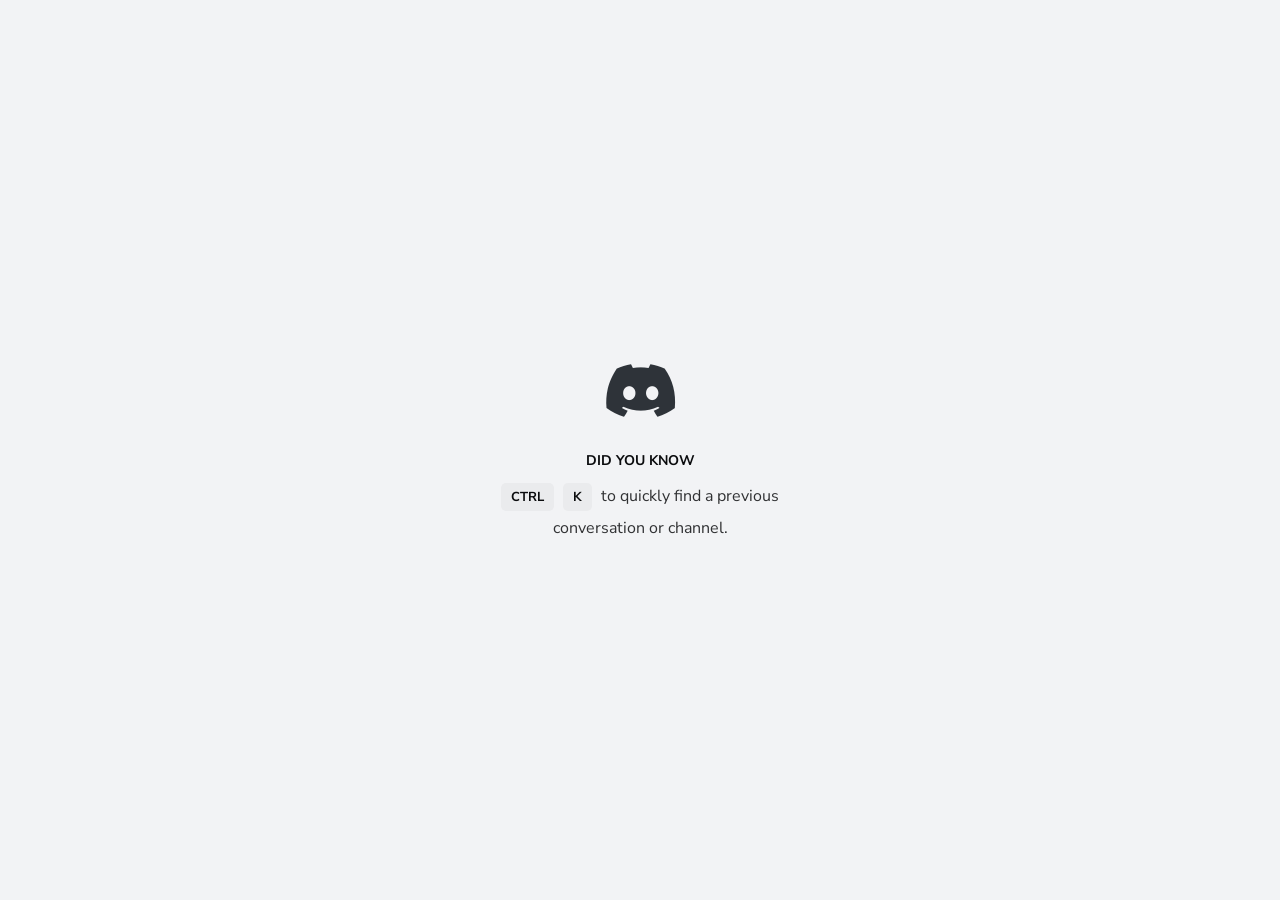
<file: public/Day-197_Discord-Clone/index.html>
<!DOCTYPE html>
<html lang="en">

<head>
    <meta charset="UTF-8">
    <meta name="viewport" content="width=device-width, initial-scale=1.0">
    <title>Discord | Friends</title>
    <link rel="stylesheet" href="style.css">
    <link rel="stylesheet" href="https://cdnjs.cloudflare.com/ajax/libs/font-awesome/6.4.0/css/all.min.css"
        integrity="sha512-iecdLmaskl7CVkqkXNQ/ZH/XLlvWZOJyj7Yy7tcenmpD1ypASozpmT/E0iPtmFIB46ZmdtAc9eNBvH0H/ZpiBw=="
        crossorigin="anonymous" referrerpolicy="no-referrer" />
    <link rel="shortcut icon" href="./Assets/favicon.ico" type="image/x-icon">
</head>

<body>
    <div class="loader-home" id="loader">
        <i class="fa-brands fa-discord"></i>
        <h1>DID YOU KNOW</h1>
        <p class="rest-of-words">
            <span>
                <span class="button-style">CTRL</span>
                <span class="button-style">K</span>
                to quickly find a previous
            </span>
            <span>conversation or channel.</span>
        </p>
    </div>
    <main>
        <aside>
            <i class="fa-brands fa-discord" onclick="openToggle()"></i>
            <hr>
            <img src="./Assets/Azaan.jpeg" alt="">
            <div class="icon"><i class="fa-solid fa-plus"></i></div>
            <div class="icon"><i class="fa-solid fa-compass"></i></div>
            <hr>
            <div class="icon"><i class="fa-solid fa-arrow-down"></i></div>
        </aside>
        <div class="sidebar-chat" id="s">
            <div class="top-nav">
                <input type="text" placeholder="Find or start a conversation">
            </div>
            <div class="list">
                <div class="list-item active">
                    <svg class="linkButtonIcon_c91bad" aria-hidden="true" role="img" xmlns="http://www.w3.org/2000/svg"
                        width="24" height="24" fill="none" viewBox="0 0 24 24">
                        <path fill="currentColor" d="M13 10a4 4 0 1 0 0-8 4 4 0 0 0 0 8Z" class=""></path>
                        <path fill="currentColor"
                            d="M3 5v-.75C3 3.56 3.56 3 4.25 3s1.24.56 1.33 1.25C6.12 8.65 9.46 12 13 12h1a8 8 0 0 1 8 8 2 2 0 0 1-2 2 .21.21 0 0 1-.2-.15 7.65 7.65 0 0 0-1.32-2.3c-.15-.2-.42-.06-.39.17l.25 2c.02.15-.1.28-.25.28H9a2 2 0 0 1-2-2v-2.22c0-1.57-.67-3.05-1.53-4.37A15.85 15.85 0 0 1 3 5Z"
                            class=""></path>
                    </svg>
                    <p>Friends</p>
                </div>
                <div class="list-item">
                    <svg class="linkButtonIcon_c91bad" aria-hidden="true" role="img" xmlns="http://www.w3.org/2000/svg"
                        width="24" height="24" fill="none" viewBox="0 0 24 24">
                        <path fill="currentColor" d="M15 14a2 2 0 1 0 0-4 2 2 0 0 0 0 4Z" class=""></path>
                        <path fill="currentColor" fill-rule="evenodd"
                            d="M7 4a1 1 0 0 0 0 2h3a1 1 0 1 1 0 2H5.5a1 1 0 0 0 0 2H8a1 1 0 1 1 0 2H6a1 1 0 1 0 0 2h1.25A8 8 0 1 0 15 4H7Zm8 12a4 4 0 1 0 0-8 4 4 0 0 0 0 8Z"
                            clip-rule="evenodd" class=""></path>
                        <path fill="currentColor" d="M2.5 10a1 1 0 0 0 0-2H2a1 1 0 0 0 0 2h.5Z" class=""></path>
                    </svg>
                    <p>Nitro</p>
                    <div class="buy">BUY 1, GET 1</div>
                </div>
                <div class="list-item">
                    <svg width="24" height="24" viewBox="0 0 24 24" fill="none" xmlns="http://www.w3.org/2000/svg">
                        <path transform="translate(4, 0)"
                            d="M12.3172 7.80738C12.4618 7.67827 12.591 7.54399 12.702 7.40972C13.4018 6.58082 13.7375 5.58924 13.8717 4.5202C13.9234 3.93145 13.944 3.20068 13.6703 2.54738C13.3889 2.00511 12.7201 1.79336 12.1778 2.07483C11.602 2.38728 11.1501 2.77461 10.7705 3.22134C10.7266 2.94246 10.6724 2.66358 10.6052 2.38728C10.3883 1.68491 10.1482 0.724321 9.50003 0.176888C8.12112 -0.618439 7.52204 1.47317 7.26124 2.38728C7.1941 2.66358 7.13987 2.94504 7.09597 3.2265C7.08306 3.21101 7.07015 3.19293 7.05466 3.17486C6.65699 2.73846 6.1328 2.22718 5.46658 1.98703C4.87525 1.82693 4.26843 2.17553 4.10833 2.76687C3.81137 3.94695 3.97922 4.99017 4.37172 6.05405C4.62478 6.72284 5.01986 7.33225 5.5518 7.8048C2.4712 7.90034 0 10.4283 0 13.5348V21H6.46849V16.4966C6.46849 15.159 7.55303 14.0745 8.89062 14.0745C10.2282 14.0745 11.3128 15.159 11.3128 16.4966V21H17.8613V13.5348C17.8613 10.4309 15.3953 7.90551 12.3147 7.80738H12.3172ZM4.54731 13.416C3.62029 13.416 2.87144 12.6646 2.87144 11.7401C2.87144 10.8157 3.62287 10.0643 4.54731 10.0643C5.47175 10.0643 6.22318 10.8157 6.22318 11.7401C6.22318 12.6646 5.47175 13.416 4.54731 13.416Z"
                            fill="currentColor"></path>
                    </svg>
                    <p>Shop</p>
                    <div class="new">NEW</div>
                </div>
            </div>
            <div class="dm">
                <h1>DIRECT MESSAGES <i class="fa fa-plus"></i></h1>
                <div class="friends">
                    <div class="f-li">
                        <div class="img-wrapper">
                            <img src="./Assets/img-icon 4.jpeg" alt="icon">
                        </div>
                        <p>Mr_Sigma</p>
                        <i class="fa fa-xmark"></i>
                    </div>
                    <div class="f-li">
                        <div class="img-wrapper">
                            <img src="./Assets/img-icon 3.png" alt="icon">
                        </div>
                        <p>Gpro-fighter</p>
                        <i class="fa fa-xmark"></i>
                    </div>
                    <div class="f-li">
                        <div class="img-wrapper">
                            <img src="./Assets/img-icon 2.png" alt="icon">
                        </div>
                        <p>Moiz Hussain</p>
                        <i class="fa fa-xmark"></i>
                    </div>
                    <div class="f-li">
                        <div class="img-wrapper">
                            <img src="./Assets/img-icon 1.png" alt="icon">
                        </div>
                        <p>nxn</p>
                        <i class="fa fa-xmark"></i>
                    </div>
                    <div class="f-li">
                        <div class="img-wrapper">
                            <img src="./Assets/img-icon.png" alt="icon">
                        </div>
                        <p>Unknown_Inj3ctor</p>
                        <i class="fa fa-xmark"></i>
                    </div>
                </div>
            </div>
            <div class="profile">
                <div class="left">
                    <div class="img-wrapper">
                        <img src="./Assets/img-icon-profile.jpeg" alt="profile-icon">
                    </div>
                    <div class="txt">
                        <p>Anonymou5</p>
                        <span>Online</span>
                    </div>
                </div>
                <div class="right">
                    <i class="fa-solid fa-microphone" id="mic" onclick="mic()"></i>
                    <i class="fa-solid fa-headphones" id="head" onclick="headp()"></i>
                    <i class="fa-solid fa-gear"></i>
                </div>
            </div>
        </div>
        <div class="rightside-area" id="r">
            <nav>
                <div class="left-side">
                <div class="one"><svg class="linkButtonIcon_c91bad" aria-hidden="true" role="img"
                        xmlns="http://www.w3.org/2000/svg" width="24" height="24" fill="none" viewBox="0 0 24 24">
                        <path fill="currentColor" d="M13 10a4 4 0 1 0 0-8 4 4 0 0 0 0 8Z" class=""></path>
                        <path fill="currentColor"
                            d="M3 5v-.75C3 3.56 3.56 3 4.25 3s1.24.56 1.33 1.25C6.12 8.65 9.46 12 13 12h1a8 8 0 0 1 8 8 2 2 0 0 1-2 2 .21.21 0 0 1-.2-.15 7.65 7.65 0 0 0-1.32-2.3c-.15-.2-.42-.06-.39.17l.25 2c.02.15-.1.28-.25.28H9a2 2 0 0 1-2-2v-2.22c0-1.57-.67-3.05-1.53-4.37A15.85 15.85 0 0 1 3 5Z"
                            class=""></path>
                    </svg>
                    <p>Friends</p>
                </div>
                <div class="buttons">
                    <button class="active">Online</button>
                    <button>All</button>
                    <button>Pending</button>
                    <button>Blocked</button>
                    <button>Add Freind</button>
                </div>
            </div>
              <div class="icons-end">
                    <i class="fa-solid fa-comment"></i>
                    <i class="fa-solid fa-inbox"></i>
                    <i class="fa-solid fa-circle-question"></i>
                </div>
            </nav>
            <div class="bottom">
                <div class="left">
                    <img src="./Assets/1641b16ec6ac0c4e733d.svg" alt="img-centre">
                    <p>No one's around to play with Wumpus.</p>
                </div>
                <div class="right">
                    <h1>Active Now</h1>
                    <div class="sec">
                        <h2>It's quiet for now...</h2>
                        <p>When a friend starts an activity—like playing a game or hanging out on voice—we'll show it here!</p>
                    </div>
                </div>
            </div>
        </div>
    </main>
    <script src="./script.js"></script>
</body>

</html>
</file>
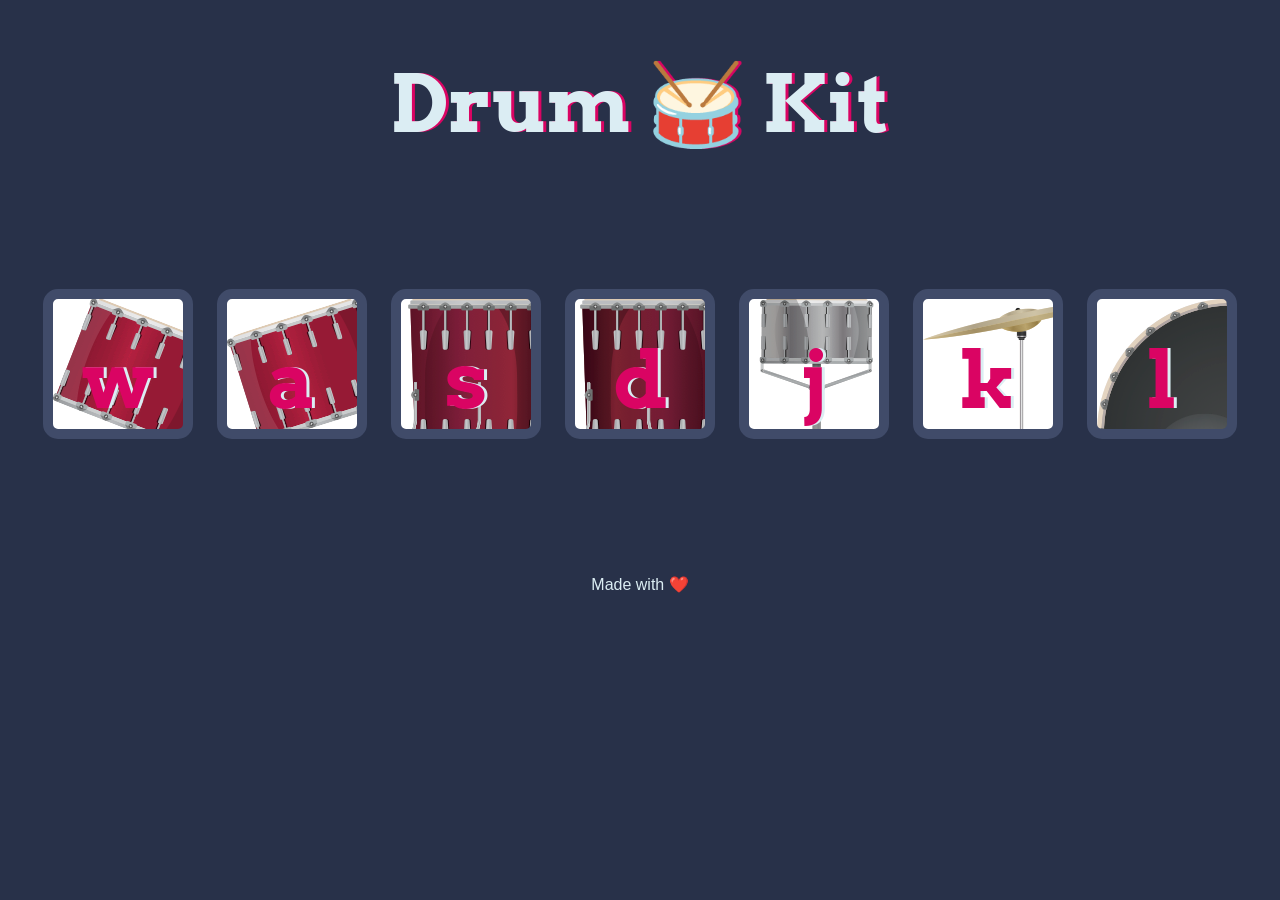
<file: public/Day-198_Drum-Kit/index.html>
<!DOCTYPE html>
<html lang="en" dir="ltr">

<head>
  <meta charset="utf-8">
  <title>Drum Kit</title>
  <link rel="stylesheet" href="styles.css">
  <link href="https://fonts.googleapis.com/css?family=Arvo" rel="stylesheet">
</head>

<body>

  <h1 id="title">Drum 🥁 Kit</h1>
  <div class="set">
    <button class="w drum">w</button>
    <button class="a drum">a</button>
    <button class="s drum">s</button>
    <button class="d drum">d</button>
    <button class="j drum">j</button>
    <button class="k drum">k</button>
    <button class="l drum">l</button>
  </div>


  <script src="index.js"></script>
</body>
<footer>
    Made with ❤️
  </footer>
</html>
</file>
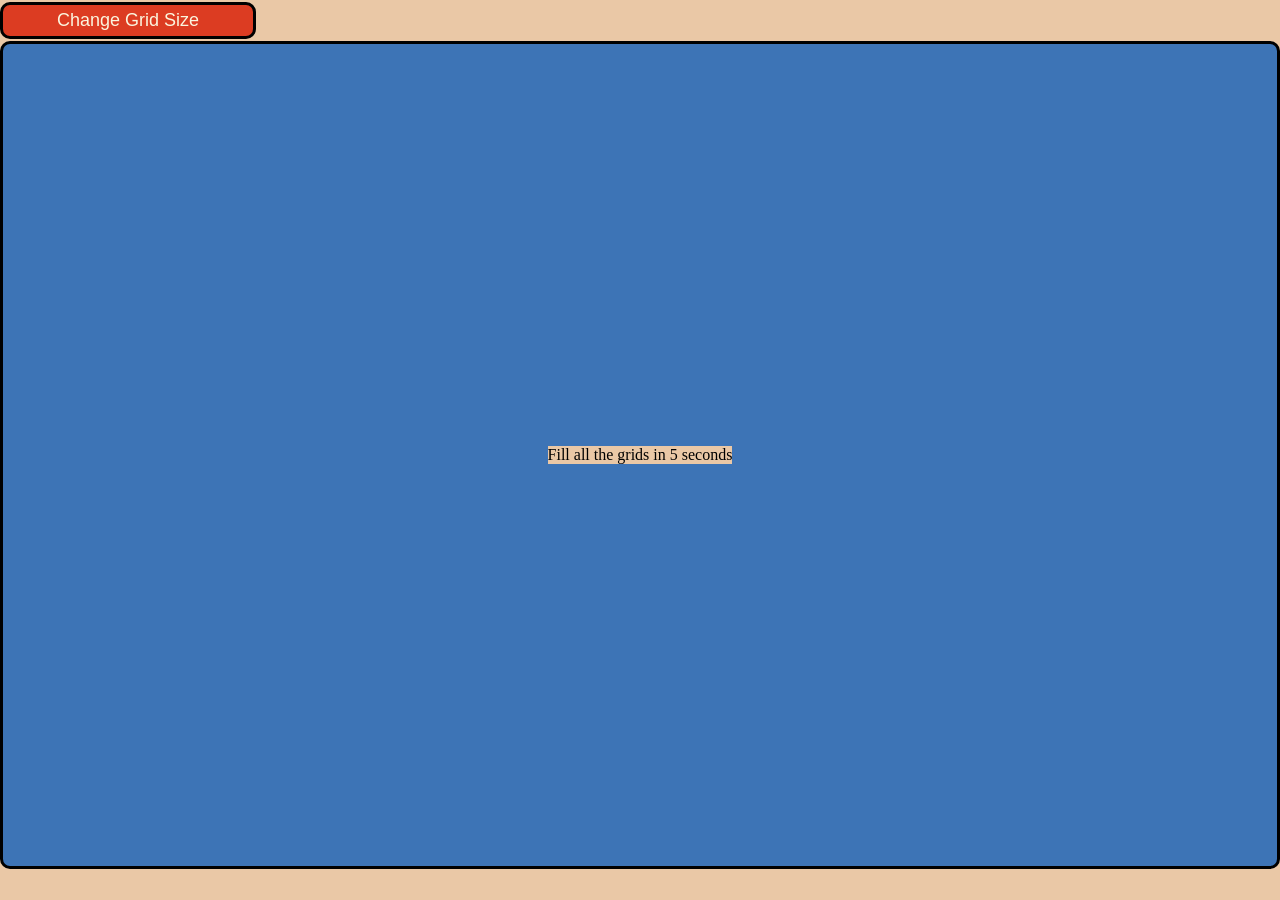
<file: public/Day-199_Etch-a-Sketch/index.html>
<!DOCTYPE html>
<html lang="en">
<head>
    <meta charset="UTF-8">
    <meta name="viewport" content="width=device-width, initial-scale=1.0">
    <title>Etch-a-Sketch</title>
    <link rel="stylesheet" href="style.css">
    <script src="script.js" defer></script>
</head>
<body>
    <button id="reset">Change Grid Size</button>
    <div class="container">
    </div>
</body>
</html>
</file>
<file: public/Day-10_Neon_Brick_Breaker/styles.css>
* {
            margin: 0;
            padding: 0;
            box-sizing: border-box;
        }

        body {
            background-color: #0a0a1a;
            font-family: 'Arial', sans-serif;
            display: flex;
            justify-content: center;
            align-items: center;
            min-height: 100vh;
            overflow: hidden;
            color: #fff;
        }

        .game-container {
            position: relative;
            width: 800px;
            height: 600px;
            border: 3px solid #7e42ff;
            border-radius: 10px;
            box-shadow: 0 0 20px #7e42ff, inset 0 0 20px rgba(126, 66, 255, 0.2);
            overflow: hidden;
        }

        canvas {
            background-color: #0a0a2a;
        }

        .overlay {
            position: absolute;
            top: 0;
            left: 0;
            width: 100%;
            height: 100%;
            display: flex;
            flex-direction: column;
            justify-content: center;
            align-items: center;
            background-color: rgba(10, 10, 26, 0.8);
            z-index: 10;
        }

        h1 {
            font-size: 48px;
            margin-bottom: 20px;
            text-shadow: 0 0 10px #ff00ff, 0 0 20px #ff00ff, 0 0 30px #ff00ff;
            color: #ffffff;
            text-align: center;
        }

        .btn {
            background: linear-gradient(45deg, #ff00ff, #7e42ff);
            border: none;
            border-radius: 30px;
            color: white;
            padding: 15px 30px;
            font-size: 18px;
            margin: 10px;
            cursor: pointer;
            box-shadow: 0 0 15px rgba(126, 66, 255, 0.7);
            transition: all 0.3s ease;
            text-transform: uppercase;
            letter-spacing: 2px;
            font-weight: bold;
        }

        .btn:hover {
            transform: scale(1.05);
            box-shadow: 0 0 20px rgba(126, 66, 255, 1);
        }

        .score-board {
            position: absolute;
            top: 20px;
            left: 20px;
            font-size: 20px;
            text-shadow: 0 0 5px #00ffff;
            color: #ffffff;
            z-index: 5;
        }

        .instructions {
            max-width: 80%;
            text-align: center;
            margin: 20px 0;
            line-height: 1.6;
            text-shadow: 0 0 5px #00ffff;
        }

        .hidden {
            display: none;
        }

        .neon-text {
            color: #fff;
            text-shadow: 
                0 0 5px #fff,
                0 0 10px #fff,
                0 0 20px #ff00ff,
                0 0 30px #ff00ff,
                0 0 40px #ff00ff;
        }

        .game-stats {
            display: flex;
            justify-content: space-between;
            width: 90%;
            position: absolute;
            top: 20px;
            left: 5%;
            z-index: 5;
        }

        .level-display {
            font-size: 20px;
            text-shadow: 0 0 5px #ff9900;
        }
</file>
<file: public/Day-12_Bubble_Pop/style.css>
:root {
  --bubble-size: 52px;
  --bubble-gap: 9px;
  --font-family: 'Segoe UI', Tahoma, Geneva, Verdana, sans-serif;
  --transition-speed: 0.3s;
  --primary-color: #4b8bf5;
  --primary-color-dark: #2660f6;
  --background-light: #f0f8ff;
  --background-dark: #121212;
  --text-light: #222;
  --text-dark: #ddd;
}

body {
  margin: 0;
  font-family: var(--font-family);
  background-color: var(--background-light);
  color: var(--text-light);
  min-height: 100vh;
  display: flex;
  flex-direction: column;
  align-items: center;
  transition: background-color var(--transition-speed), color var(--transition-speed);
}

body.dark {
  background-color: var(--background-dark);
  color: var(--text-dark);
}

header {
  width: 100%;
  padding: 1rem 2rem;
  background: var(--primary-color);
  color: white;
  font-weight: 700;
  font-size: 1.5rem;
  display: flex;
  justify-content: space-between;
  align-items: center;
  user-select: none;
  box-shadow: 0 2px 8px rgba(75, 139, 245, 0.5);
  transition: background-color var(--transition-speed);
}

body.dark header {
  background: var(--primary-color-dark);
  box-shadow: 0 2px 10px rgba(38, 96, 246, 0.6);
}

.switch {
  position: relative;
  display: inline-block;
  width: 56px;
  height: 28px;
}

.switch input {
  display: none;
}

.slider {
  position: absolute;
  cursor: pointer;
  top: 0;
  left: 0;
  right: 0;
  bottom: 0;
  background-color: #888;
  border-radius: 28px;
  transition: background-color var(--transition-speed);
}

.slider:before {
  position: absolute;
  content: "";
  height: 20px;
  width: 20px;
  left: 4px;
  bottom: 4px;
  background-color: white;
  border-radius: 50%;
  transition: transform var(--transition-speed);
}

input:checked + .slider {
  background-color: var(--primary-color);
}

input:checked + .slider:before {
  transform: translateX(28px);
}

main {
  padding: 1rem;
  max-width: 640px;
  width: 100%;
  flex-grow: 1;
  display: flex;
  flex-direction: column;
  align-items: center;
}

#info-bar {
  width: 100%;
  display: flex;
  justify-content: space-between;
  margin-bottom: 16px;
  font-weight: 600;
  font-size: 1rem;
  user-select: none;
}

#score,
#level,
#timer {
  background: var(--primary-color);
  padding: 7px 16px;
  border-radius: 14px;
  color: white;
  min-width: 90px;
  text-align: center;
  box-shadow: 0 2px 6px rgba(0, 0, 0, 0.15);
  transition: background-color var(--transition-speed);
}

body.dark #score,
body.dark #level,
body.dark #timer {
  background: var(--primary-color-dark);
  box-shadow: 0 2px 8px rgba(0, 0, 0, 0.3);
}

#game-board {
  display: grid;
  grid-template-columns: repeat(8, var(--bubble-size));
  grid-gap: var(--bubble-gap);
  justify-content: center;
  user-select: none;
}

.bubble {
  width: var(--bubble-size);
  height: var(--bubble-size);
  border-radius: 50%;
  box-shadow:
    inset -3px -3px 8px rgba(255 255 255 / 0.75),
    inset 3px 3px 10px rgba(0 0 0 / 0.3),
    0 3px 6px rgba(0 0 0 / 0.2);
  cursor: pointer;
  transition: transform 0.25s ease, box-shadow 0.25s ease;
  display: flex;
  justify-content: center;
  align-items: center;
  font-size: 1.7rem;
}

.bubble:active {
  transform: scale(0.9);
  box-shadow:
    inset 0px 0px 5px rgba(0 0 0 / 0.5);
}

.bubble.pop {
  animation: pop-animation 0.3s forwards;
}

@keyframes pop-animation {
  0% {
    transform: scale(1);
    opacity: 1;
  }
  100% {
    transform: scale(0);
    opacity: 0;
  }
}

/* Bubble Colors */
.bubble.red {
  background: #e74c3c;
  box-shadow:
    inset -3px -3px 8px rgba(255, 120, 120, 0.85),
    inset 3px 3px 10px rgba(128 0 0 / 0.4),
    0 4px 7px rgba(231 76 60 / 0.7);
}
.bubble.green {
  background: #27ae60;
  box-shadow:
    inset -3px -3px 8px rgba(120, 255, 120, 0.85),
    inset 3px 3px 10px rgba(0 100 0 / 0.4),
    0 4px 7px rgba(39 174 96 / 0.7);
}
.bubble.blue {
  background: #2980b9;
  box-shadow:
    inset -3px -3px 8px rgba(120, 190, 255, 0.85),
    inset 3px 3px 10px rgba(0 40 100 / 0.4),
    0 4px 7px rgba(41 128 185 / 0.75);
}
.bubble.yellow {
  background: #f1c40f;
  box-shadow:
    inset -3px -3px 8px rgba(255, 255, 120, 0.85),
    inset 3px 3px 10px rgba(170 170 0 / 0.4),
    0 4px 7px rgba(241 196 15 / 0.9);
}
.bubble.purple {
  background: #8e44ad;
  box-shadow:
    inset -3px -3px 8px rgba(200, 140, 220, 0.85),
    inset 3px 3px 10px rgba(70 20 80 / 0.4),
    0 4px 7px rgba(142 68 173 / 0.75);
}
.bubble.orange {
  background: #e67e22;
  box-shadow:
    inset -3px -3px 8px rgba(255, 180, 100, 0.85),
    inset 3px 3px 10px rgba(140 60 0 / 0.4),
    0 4px 7px rgba(230 126 34 / 0.75);
}

body.dark .bubble.red {
  background: #cc4337;
  box-shadow:
    inset -3px -3px 8px rgba(255 0 0 / 0.7),
    inset 3px 3px 10px rgba(80 0 0 / 0.5),
    0 4px 7px rgba(204 67 55 / 0.85);
}
body.dark .bubble.green {
  background: #23914d;
  box-shadow:
    inset -3px -3px 8px rgba(0 255 0 / 0.65),
    inset 3px 3px 10px rgba(0 80 0 / 0.5),
    0 4px 7px rgba(35 145 77 / 0.85);
}
body.dark .bubble.blue {
  background: #236292;
  box-shadow:
    inset -3px -3px 8px rgba(0 120 255 / 0.65),
    inset 3px 3px 10px rgba(0 20 80 / 0.5),
    0 4px 7px rgba(35 98 146 / 0.85);
}
body.dark .bubble.yellow {
  background: #d3b10d;
  box-shadow:
    inset -3px -3px 8px rgba(180 180 0 / 0.65),
    inset 3px 3px 10px rgba(110 110 0 / 0.5),
    0 4px 7px rgba(211 177 13 / 0.85);
}
body.dark .bubble.purple {
  background: #7a3b8f;
  box-shadow:
    inset -3px -3px 8px rgba(160 90 200 / 0.65),
    inset 3px 3px 10px rgba(50 10 70 / 0.5),
    0 4px 7px rgba(122 59 143 / 0.85);
}
body.dark .bubble.orange {
  background: #cf711d;
  box-shadow:
    inset -3px -3px 8px rgba(255 150 80 / 0.65),
    inset 3px 3px 10px rgba(110 50 0 / 0.5),
    0 4px 7px rgba(207 113 29 / 0.85);
}

#message {
  margin-top: 20px;
  font-size: 1.35rem;
  font-weight: 700;
  min-height: 40px;
  user-select: none;
  transition: color var(--transition-speed);
  text-align: center;
}

body.dark #message {
  color: var(--text-dark);
}

button#start-btn {
  margin-top: 24px;
  background-color: var(--primary-color);
  color: white;
  padding: 12px 28px;
  border: none;
  border-radius: 10px;
  cursor: pointer;
  font-size: 1.15rem;
  font-weight: 700;
  user-select: none;
  transition: background-color var(--transition-speed), box-shadow var(--transition-speed);
  box-shadow: 0 6px 14px rgba(75, 139, 245, 0.6);
}

button#start-btn:hover:not(:disabled) {
  background-color: #3a6ed5;
  box-shadow: 0 8px 18px rgba(59, 110, 213, 0.8);
}

button#start-btn:disabled {
  background-color: #999;
  cursor: not-allowed;
  box-shadow: none;
}

body.dark button#start-btn {
  background-color: var(--primary-color-dark);
  box-shadow: 0 6px 20px rgba(38, 96, 246, 0.7);
}

body.dark button#start-btn:hover:not(:disabled) {
  background-color: #1f51bf;
  box-shadow: 0 9px 22px rgba(31, 81, 191, 0.9);
}

@media (max-width: 480px) {
  :root {
    --bubble-size: 42px;
  }
  header {
    font-size: 1.3rem;
    padding: 0.75rem 1rem;
  }
  #info-bar {
    font-size: 0.9rem;
  }
  button#start-btn {
    padding: 10px 20px;
    font-size: 1rem;
  }
}

/* Additional shaking animation for message */
@keyframes shake {
  0%, 100% { transform: translateX(0); }
  20%, 60% { transform: translateX(-7px); }
  40%, 80% { transform: translateX(7px); }
}
#message.shake {
  animation: shake 0.9s ease;
}

/* Instructions and Game Over Card Styling */
#instructions {
  font-size: 1.1rem;
  color: var(--primary-color);
  margin-top: 15px;
}

#game-over-card button:hover {
  background-color: var(--primary-color);
  color: white;
  transition: 0.3s;
}
</file>
<file: public/Day-165/style.css>
html, body {
  margin: 0;
  padding: 0;
}
canvas {
  display: block;
}
</file>
<file: public/Day-184/style.css>
body,
form {
  margin: 0;
  padding: 0;
  background: #999;
}

[type="radio"],
[type="reset"] {
  position: absolute;
  top: -999px;
  left: -999px;
}

label {
  display: block;
  cursor: pointer;
  width: 100%;
  text-align: center;
}

.board {
  position: relative;
  width: 50vw;
  height: 50vw;
  background: radial-gradient(circle farthest-side at 50% 50%, red 0%, red 2.778%, #090 2.778%, #090 6.944%, #ff9 6.944%, #ff9 41.667%, #090 41.667%, #090 45.833%, #ff9 45.833%, #ff9 69.444%, #090 69.444%, #090 73.611%, black 73.611%, black 95%, white 95%, white 96%, black 96%, black 100%);
  border-radius: 50%;
  overflow: hidden;
  transform: rotate(-9deg);
}

.board>div {
  position: absolute;
  top: -50%;
  left: 50%;
  width: 100%;
  height: 100%;
  transform-origin: 0 100%;
  overflow: hidden;
}

.board>div:before {
  content: "";
  position: absolute;
  width: 100%;
  height: 100%;
  transform-origin: 0 100%;
  transform: skew(72deg);
}

.board>div:nth-of-type(2n+1):before {
  background: radial-gradient(circle farthest-side at 0 100%, red 0%, red 1.389%, #090 1.389%, #090 3.472%, black 3.472%, black 20.833%, red 20.833%, red 22.917%, black 22.917%, black 34.722%, red 34.722%, red 36.806%, black 36.806%, black 47.5%, white 47.5%, white 48%, black 48%, black 50%);
}

.board>div:after {
  position: absolute;
  top: 83%;
  color: white;
  font-family: cursive;
  font-size: 3vw;
  transform: skew(72deg) rotate(80deg) translate(3vw);
}

.board>div:nth-of-type(2n):after {
  top: 82.5%;
}

.board>div:nth-of-type(n+7):nth-of-type(-n+15):after {
  transform: skew(72deg) rotate(258deg) translate(-3vw);
}

.board>div:nth-of-type(2n):nth-of-type(n+7):nth-of-type(-n+15):after {
  top: 83.5%;
}

.board>div:nth-of-type(1):after {
  content: "20";
}

.board>div:nth-of-type(2):after {
  content: "1";
}

.board>div:nth-of-type(3):after {
  content: "18";
}

.board>div:nth-of-type(4):after {
  content: "4";
}

.board>div:nth-of-type(5):after {
  content: "13";
}

.board>div:nth-of-type(6):after {
  content: "6";
}

.board>div:nth-of-type(7):after {
  content: "10";
}

.board>div:nth-of-type(8):after {
  content: "15";
}

.board>div:nth-of-type(9):after {
  content: "2";
}

.board>div:nth-of-type(10):after {
  content: "17";
}

.board>div:nth-of-type(11):after {
  content: "3";
}

.board>div:nth-of-type(12):after {
  content: "19";
}

.board>div:nth-of-type(13):after {
  content: "7";
}

.board>div:nth-of-type(14):after {
  content: "16";
}

.board>div:nth-of-type(15):after {
  content: "8";
}

.board>div:nth-of-type(16):after {
  content: "11";
}

.board>div:nth-of-type(17):after {
  content: "14";
}

.board>div:nth-of-type(18):after {
  content: "9";
}

.board>div:nth-of-type(19):after {
  content: "12";
}

.board>div:nth-of-type(20):after {
  content: "5";
}

.board>div:nth-of-type(5) {
  transform: skew(-72deg);
}

.board>div:nth-of-type(6) {
  transform: rotate(18deg) skew(-72deg);
}

.board>div:nth-of-type(7) {
  transform: rotate(36deg) skew(-72deg);
}

.board>div:nth-of-type(8) {
  transform: rotate(54deg) skew(-72deg);
}

.board>div:nth-of-type(9) {
  transform: rotate(72deg) skew(-72deg);
}

.board>div:nth-of-type(10) {
  transform: rotate(90deg) skew(-72deg);
}

.board>div:nth-of-type(11) {
  transform: rotate(108deg) skew(-72deg);
}

.board>div:nth-of-type(12) {
  transform: rotate(126deg) skew(-72deg);
}

.board>div:nth-of-type(13) {
  transform: rotate(144deg) skew(-72deg);
}

.board>div:nth-of-type(14) {
  transform: rotate(162deg) skew(-72deg);
}

.board>div:nth-of-type(15) {
  transform: rotate(180deg) skew(-72deg);
}

.board>div:nth-of-type(16) {
  transform: rotate(198deg) skew(-72deg);
}

.board>div:nth-of-type(17) {
  transform: rotate(216deg) skew(-72deg);
}

.board>div:nth-of-type(18) {
  transform: rotate(234deg) skew(-72deg);
}

.board>div:nth-of-type(19) {
  transform: rotate(252deg) skew(-72deg);
}

.board>div:nth-of-type(20) {
  transform: rotate(270deg) skew(-72deg);
}

.board>div:nth-of-type(1) {
  transform: rotate(288deg) skew(-72deg);
}

.board>div:nth-of-type(2) {
  transform: rotate(306deg) skew(-72deg);
}

.board>div:nth-of-type(3) {
  transform: rotate(324deg) skew(-72deg);
}

.board>div:nth-of-type(4) {
  transform: rotate(342deg) skew(-72deg);
}

@keyframes spin {
  100% {
    transform: rotate(1turn);
  }
}

.spin {
  visibility: hidden;
  position: absolute;
  top: -2vw;
  left: calc(50% - 2vw);
  width: 4vw;
  height: calc(50% + 4vw);
  transform-origin: 50% calc(100% - 2vw);
  animation: spin 7.5s linear infinite paused;
}

@keyframes move {
  100% {
    transform: translateY(25vw);
  }
}

.move {
  visibility: hidden;
  position: absolute;
  width: 4vw;
  height: 4vw;
  animation: move 2.5s linear -1s infinite alternate paused;
}

@keyframes spinback {
  100% {
    transform: rotate(-1turn);
  }
}

.spinback {
  visibility: hidden;
  display: block;
  width: 100%;
  height: 100%;
  animation: spinback 7.5s linear -7.3s infinite paused;
}

@keyframes dart {
  50% {
    transform: scale(0.8) translateY(-2.5vw) rotate(0.5turn);
  }

  100% {
    transform: scale(0.6) translateY(0) rotate(0.8turn);
  }
}

.dart,
.darts label span {
  display: block;
  position: absolute;
  background: slateblue;
  border-radius: 50%;
}

.dart {
  visibility: hidden;
  left: 40%;
  width: 20%;
  height: 100%;
  animation: dart 1.5s linear 1 forwards paused;
}

.dart:before,
.darts label span:before {
  content: "";
  position: absolute;
  top: 40%;
  left: -200%;
  width: 500%;
  height: 20%;
  background: slateblue;
  border-radius: 50%;
}

.dart:after,
.darts label span:after {
  content: "";
  position: absolute;
  top: 38%;
  left: -18%;
  width: 125%;
  height: 25%;
  background: gold;
  border-radius: 50%;
}

.throw {
  visibility: hidden;
  position: absolute;
  top: 25vw;
  left: 50vw;
  width: 10vw;
  height: 10vw;
  background: red;
  border-radius: 50%;
  overflow: hidden;
}

.throw:before {
  position: absolute;
  top: 50%;
  transform: translateY(-50%);
  width: 100%;
  text-align: center;
  color: white;
  font-size: bold;
  font-family: sans-serif;
  font-size: 2.5vw;
  content: "AIM";
}

@keyframes scroll {
  100% {
    transform: translateY(-100%);
  }
}

[for="x1"],
[for="x2"],
[class^="angle"],
[class^="radius"],
.throws1,
.throws2,
.score1,
.score2 {
  visibility: hidden;
  position: absolute;
  top: 0;
  left: 0;
  width: 100%;
}

[for="x1"],
[for="x2"] {
  height: 200vw;
}

[class^="angle"] {
  height: 200vw;
  animation: scroll 7.5s steps(20) infinite paused;
}

[class^="radius"] {
  height: 360vw;
  animation: scroll 2.5s steps(72) infinite -1s alternate paused;
}

[class^="throws"] {
  height: 43vw;
}

[class^="angle"] label {
  height: 10vw;
}

[class^="radius"] label {
  height: 5vw;
}

.reyDios {
  position: absolute;
  top: 15vw;
  left: 50vw;
  width: 5vw;
  height: 5vw;
  background: #fdb;
  border-radius: 20% 20% 40% 40%;
  overflow: hidden;
}

.reyDios .eye {
  position: absolute;
  top: 20%;
  left: 15%;
  width: 25%;
  height: 25%;
  background: white;
  border-radius: 50%;
  overflow: hidden;
}

.reyDios .eye:nth-of-type(2) {
  left: 60%;
}

.reyDios .eye:before {
  content: "";
  position: absolute;
  top: 50%;
  left: 50%;
  width: 25%;
  height: 25%;
  transform: translate(-150%, -50%);
  background: black;
  border-radius: 50%;
  transition: transform 1s linear;
}

@keyframes blink {
  98% {
    transform: translateY(-100%);
  }

  99% {
    transform: translateY(0);
  }

  100% {
    transform: translateY(-100%);
  }
}

.reyDios .eye:after {
  content: "";
  position: absolute;
  width: 100%;
  height: 100%;
  transform: translateY(-100%);
  background: #fdb;
  animation: blink 20s linear infinite;
}

.reyDios .mouth {
  position: absolute;
  top: 75%;
  left: 25%;
  width: 50%;
  height: 25%;
  overflow: hidden;
}

@keyframes talk {
  25% {
    transform: translateY(-50%);
  }

  50% {
    transform: translateY(-100%);
  }

  75% {
    transform: translateY(-50%);
  }
}

.reyDios .mouth:before {
  content: "";
  position: absolute;
  width: 100%;
  height: 100%;
  background: #333;
  border-radius: 50%;
  transform: translateY(-75%);
}

.throws {
  visibility: hidden;
  position: absolute;
  top: 13vw;
  left: 55vw;
  width: 14vw;
  height: 6vw;
  background: white;
  border-radius: 2vw 2vw 2vw 0;
  overflow: hidden;
  font-family: sans-serif;
  font-size: 2.5vw;
  line-height: 5vw;
  font-weight: bold;
  text-allign: center;
}

.throws:before,
.throws:after {
  float: left;
  padding-left: 1vw;
}

.throws label {
  height: 5vw;
}

.score {
  position: absolute;
  top: 5vw;
  left: 70vw;
  width: 25vw;
  height: 10vw;
  background: #333;
  border-top: 1vw #433 solid;
  border-right: 1vw #833 solid;
  border-bottom: 1vw #a33 solid;
  border-left: 1vw #633 solid;
  overflow: hidden;
}

.score div {
  transition: top 0.001s linear 0.5s;
  height: 50200%;
  pointer-events: none;
}

.score label {
  height: 10vw;
  font-family: cursive;
  color: white;
  font-size: 5vw;
  line-height: 10vw;
}

.score .bust {
  visibility: hidden;
  position: absolute;
  top: 0;
}

.score .zero {
  position: absolute;
  bottom: 0;
}

.info {
  position: absolute;
  top: 18vw;
  left: 70vw;
  width: 27vw;
  height: 6vw;
  font-size: 2.5vw;
  text-align: center;
}

.info:before {
  content: "";
}

.darts {
  position: absolute;
  top: 25vw;
  left: 70vw;
  width: 25vw;
  height: 8vw;
  background: white;
  border: 1vw #333 solid;
  pointer-events: none;
  overflow: hidden;
}

.darts label {
  visibility: hidden;
  height: 8vw;
  position: absolute;
}

.darts label span {
  width: 0.48vw;
  height: 2.4vw;
}

.darts label:nth-of-type(-n+10) span {
  top: 1vw;
}

.darts label:nth-of-type(n+11) span {
  top: 4.5vw;
}

.darts label:nth-of-type(10n+1) span {
  left: 1.01vw;
}

.darts label:nth-of-type(10n+2) span {
  left: 3.51vw;
}

.darts label:nth-of-type(10n+3) span {
  left: 6.01vw;
}

.darts label:nth-of-type(10n+4) span {
  left: 8.51vw;
}

.darts label:nth-of-type(10n+5) span {
  left: 11.01vw;
}

.darts label:nth-of-type(10n+6) span {
  left: 13.51vw;
}

.darts label:nth-of-type(10n+7) span {
  left: 16.01vw;
}

.darts label:nth-of-type(10n+8) span {
  left: 18.51vw;
}

.darts label:nth-of-type(10n+9) span {
  left: 21.01vw;
}

.darts label:nth-of-type(10n+10) span {
  left: 23.51vw;
}

[for="reset"] {
  visibility: hidden;
  position: absolute;
  top: 40vw;
  left: 82vw;
  width: 15vw;
  height: 3vw;
  padding-top: 1vw;
  background: #ccc;
  border-radius: 1vw;
  color: white;
  text-align: center;
  font-family: sans-serif;
  font-size: 2vw;
  text-transform: uppercase;
  font-weight: bold;
}

[for="reset"]:hover {
  background: #666;
}

[id^="d1_"]:checked~[id^="a2_"]:checked~.throw,
[id^="d1_"]:checked~#x2:checked~.throw [for="x1"],
#x1:checked~[id^="a2_"]:checked~.throw .angle1,
[id^="a1_"]:checked~[id^="r2_"]:checked~.reyDios .radius1,
[id^="r1_"]:checked~[id^="t2_"]:checked~.throws,
[id^="r1_"]:checked~[id^="t2_"]:checked~.throws .throws1,
[id^="d2_"]:checked~[id^="a1_"]:checked~.throw,
[id^="d2_"]:checked~#x1:checked~.throw [for="x2"],
#x2:checked~[id^="a1_"]:checked~.throw .angle2,
[id^="a2_"]:checked~[id^="r1_"]:checked~.reyDios .radius2,
[id^="r2_"]:checked~[id^="t1_"]:checked~.throws,
[id^="r2_"]:checked~[id^="t1_"]:checked~.throws .throws2,
[id^="d1_"]:checked~[id^="t2_"]:checked~.board #spin1,
[id^="d1_"]:checked~[id^="t2_"]:checked~.board #spinback1,
[id^="d1_"]:checked~[id^="t2_"]:checked~.board #move1,
[id^="d1_"]:checked~[id^="t2_"]:checked~.board #dart1,
[id^="d2_"]:checked~[id^="t1_"]:checked~.board #spin2,
[id^="d2_"]:checked~[id^="t1_"]:checked~.board #spinback2,
[id^="d2_"]:checked~[id^="t1_"]:checked~.board #move2,
[id^="d2_"]:checked~[id^="t1_"]:checked~.board #dart2,
[id^="d1_"]:checked~.score .score2,
[id^="d2_"]:checked~.score .score1,
[id^="t1_"]:checked~[id^="s2_"]:checked~.score [for="t1_bust"].bust,
[id^="t2_"]:checked~[id^="s1_"]:checked~.score [for="t2_bust"].bust {
  visibility: visible;
}

[id^="d1_"]:checked~#x2:checked~.board #spin1,
[id^="d1_"]:checked~#x2:checked~.throw .angle1,
[id^="d1_"]:checked~#x2:checked~.board #spinback1,
#x1:checked~[id^="a2_"]:checked~.board #move1,
#x1:checked~[id^="a2_"]:checked~.reyDios .radius1,
[id^="a1_"]:checked~[id^="r2_"]:checked~.board #dart1,
[id^="d2_"]:checked~#x1:checked~.board #spin2,
[id^="d2_"]:checked~#x1:checked~.throw .angle2,
[id^="d2_"]:checked~#x1:checked~.board #spinback2,
#x2:checked~[id^="a1_"]:checked~.board #move2,
#x2:checked~[id^="a1_"]:checked~.reyDios .radius2,
[id^="a2_"]:checked~[id^="r1_"]:checked~.board #dart2 {
  animation-play-state: running;
}

[id^="a1_"]:checked~[id^="r2_"]:checked~.reyDios .eye:before,
[id^="a2_"]:checked~[id^="r1_"]:checked~.reyDios .eye:before {
  transform: translateX(-50%);
}

[id^="r1_"]:checked~[id^="t2_"]:checked~.reyDios .eye:before,
[id^="r2_"]:checked~[id^="t1_"]:checked~.reyDios .eye:before {
  transform: translateX(50%);
}

[id^="r1_"]:checked~[id^="t2_"]:checked~.reyDios .mouth:before,
[id^="r2_"]:checked~[id^="t1_"]:checked~.reyDios .mouth:before {
  animation: talk 2s linear 1;
}

[id^="d1_"]:checked~[id^="t1_"]:checked~.board #spin1,
[id^="d1_"]:checked~[id^="t1_"]:checked~.board #move1,
[id^="d1_"]:checked~[id^="t1_"]:checked~.board #spinback1,
[id^="d1_"]:checked~[id^="t1_"]:checked~.board #dart1,
[id^="d1_"]:checked~[id^="t1_"]:checked~.throw .angle1,
[id^="d1_"]:checked~[id^="t1_"]:checked~.reyDios .radius1,
[id^="d2_"]:checked~[id^="t2_"]:checked~.board #spin2,
[id^="d2_"]:checked~[id^="t2_"]:checked~.board #move2,
[id^="d2_"]:checked~[id^="t2_"]:checked~.board #spinback2,
[id^="d2_"]:checked~[id^="t2_"]:checked~.board #dart2,
[id^="d2_"]:checked~[id^="t2_"]:checked~.throw .angle2,
[id^="d2_"]:checked~[id^="t2_"]:checked~.reyDios .radius2 {
  animation-name: none;
}

[id^="d1_"]:checked~[id^="t1_"]:checked~[for="reset"],
[id^="d2_"]:checked~[id^="t2_"]:checked~[for="reset"] {
  visibility: visible;
}

[id$="_0r"]:checked~.throws:before {
  content: "0";
}

[id$="_1r"]:checked~.throws:before {
  content: "Bullseye!";
}

[id$="_2r"]:checked~.throws:before {
  content: "25";
}

[id$="_4r"]:checked~.throws:before {
  content: "Double";
}

[id$="_5r"]:checked~.throws:before {
  content: "Treble";
}

[id$="_1a"]:checked~.throws:after {
  content: "1";
}

[id$="_2a"]:checked~.throws:after {
  content: "2";
}

[id$="_3a"]:checked~.throws:after {
  content: "3";
}

[id$="_4a"]:checked~.throws:after {
  content: "4";
}

[id$="_5a"]:checked~.throws:after {
  content: "5";
}

[id$="_6a"]:checked~.throws:after {
  content: "6";
}

[id$="_7a"]:checked~.throws:after {
  content: "7";
}

[id$="_8a"]:checked~.throws:after {
  content: "8";
}

[id$="_9a"]:checked~.throws:after {
  content: "9";
}

[id$="_10a"]:checked~.throws:after {
  content: "10";
}

[id$="_11a"]:checked~.throws:after {
  content: "11";
}

[id$="_12a"]:checked~.throws:after {
  content: "12";
}

[id$="_13a"]:checked~.throws:after {
  content: "13";
}

[id$="_14a"]:checked~.throws:after {
  content: "14";
}

[id$="_15a"]:checked~.throws:after {
  content: "15";
}

[id$="_16a"]:checked~.throws:after {
  content: "16";
}

[id$="_17a"]:checked~.throws:after {
  content: "17";
}

[id$="_18a"]:checked~.throws:after {
  content: "18";
}

[id$="_19a"]:checked~.throws:after {
  content: "19";
}

[id$="_20a"]:checked~.throws:after {
  content: "20";
}

[id$="_0r"]:checked~.throws:after,
[id$="_1r"]:checked~.throws:after,
[id$="_2r"]:checked~.throws:after {
  content: "";
}

[id^="a1_"]:checked~[id^="r2_"]:checked~.info:before,
[id^="a2_"]:checked~[id^="r1_"]:checked~.info:before {
  content: "Click the face for your score";
}

[id^="r1_"]:checked~[id^="t2_"]:checked~.info:before,
[id^="r2_"]:checked~[id^="t1_"]:checked~.info:before {
  content: "Click on the speech bubble";
}

[id^="t1_"]:checked~[id^="s2_"]:checked~.info:before,
[id^="t2_"]:checked~[id^="s1_"]:checked~.info:before {
  content: "Update the scoreboard above";
}

#t1_bust:checked~[id^="s2_"]:checked~.info:before,
#t2_bust:checked~[id^="s1_"]:checked~.info:before {
  content: "Bust. You need to end on a double or bullseye. Click scoreboard again to continue";
  font-size: 2vw;
}

[id^="d1_"]:checked~[id^="s1_"]:checked~.info:before,
[id^="d2_"]:checked~[id^="s2_"]:checked~.info:before {
  content: "Pick another dart from the box below";
}

#d1_5:checked~[id$="_0s"]:checked~.info:before {
  content: "9";
}

#d2_5:checked~[id$="_0s"]:checked~.info:before {
  content: "10";
}

#d1_6:checked~[id$="_0s"]:checked~.info:before {
  content: "11";
}

#d2_6:checked~[id$="_0s"]:checked~.info:before {
  content: "12";
}

#d1_7:checked~[id$="_0s"]:checked~.info:before {
  content: "13";
}

#d2_7:checked~[id$="_0s"]:checked~.info:before {
  content: "14";
}

#d1_8:checked~[id$="_0s"]:checked~.info:before {
  content: "15";
}

#d2_8:checked~[id$="_0s"]:checked~.info:before {
  content: "16";
}

#d1_9:checked~[id$="_0s"]:checked~.info:before {
  content: "17";
}

#d2_9:checked~[id$="_0s"]:checked~.info:before {
  content: "18";
}

#d1_10:checked~[id$="_0s"]:checked~.info:before {
  content: "19";
}

#d2_10:checked~[id$="_0s"]:checked~.info:before {
  content: "20";
}

#d1_11:checked~[id$="_0s"]:checked~.info:before {
  content: "21";
}

[id$="_0s"]:checked~.info:after {
  content: "-dart checkout, well done";
}

[id^="t1_"]:checked~[id^="s2_"]:checked~.score .score1,
[id^="t2_"]:checked~[id^="s1_"]:checked~.score .score2 {
  visibility: visible;
  z-index: 2;
  pointer-events: auto;
}

[id^="t1_"]:checked~[id^="s2_"]:checked~.score .score1 label,
[id^="t2_"]:checked~[id^="s1_"]:checked~.score .score2 label {
  padding-left: 100%;
}

[id^="d1_"]:checked~.board .dart,
[id^="d2_"]:checked~.board .dart {
  animation-name: dart;
}

#x1:checked~[id^="a2_"]:checked~.throw:before,
#x2:checked~[id^="a1_"]:checked~.throw:before {
  content: "THROW";
}

[id^="d1_"]:checked~[id^="s1_"]:checked~.darts,
[id^="d2_"]:checked~[id^="s2_"]:checked~.darts {
  pointer-events: auto;
}

[id^="d"]:checked~[id$="_0s"]:checked~.darts {
  pointer-events: none;
}

[id$="_1r"]:checked~.score .zero,
[id$="_4r"]:checked~.score .zero {
  visibility: hidden;
}

[type="radio"]:nth-of-type(-n+1):checked~.darts label:nth-of-type(-n+20),
[type="radio"]:nth-of-type(-n+2):checked~.darts label:nth-of-type(-n+19),
[type="radio"]:nth-of-type(-n+3):checked~.darts label:nth-of-type(-n+18),
[type="radio"]:nth-of-type(-n+4):checked~.darts label:nth-of-type(-n+17),
[type="radio"]:nth-of-type(-n+5):checked~.darts label:nth-of-type(-n+16),
[type="radio"]:nth-of-type(-n+6):checked~.darts label:nth-of-type(-n+15),
[type="radio"]:nth-of-type(-n+7):checked~.darts label:nth-of-type(-n+14),
[type="radio"]:nth-of-type(-n+8):checked~.darts label:nth-of-type(-n+13),
[type="radio"]:nth-of-type(-n+9):checked~.darts label:nth-of-type(-n+12),
[type="radio"]:nth-of-type(-n+10):checked~.darts label:nth-of-type(-n+11),
[type="radio"]:nth-of-type(-n+11):checked~.darts label:nth-of-type(-n+10),
[type="radio"]:nth-of-type(-n+12):checked~.darts label:nth-of-type(-n+9),
[type="radio"]:nth-of-type(-n+13):checked~.darts label:nth-of-type(-n+8),
[type="radio"]:nth-of-type(-n+14):checked~.darts label:nth-of-type(-n+7),
[type="radio"]:nth-of-type(-n+15):checked~.darts label:nth-of-type(-n+6),
[type="radio"]:nth-of-type(-n+16):checked~.darts label:nth-of-type(-n+5),
[type="radio"]:nth-of-type(-n+17):checked~.darts label:nth-of-type(-n+4),
[type="radio"]:nth-of-type(-n+18):checked~.darts label:nth-of-type(-n+3),
[type="radio"]:nth-of-type(-n+19):checked~.darts label:nth-of-type(-n+2),
[type="radio"]:nth-of-type(-n+20):checked~.darts label:nth-of-type(-n+1) {
  visibility: visible;
}

[id^="a1_"]:checked~#r1_1r:checked~.throws .throws1,
[id^="a2_"]:checked~#r2_1r:checked~.throws .throws2 {
  top: -195vw;
}

[id^="a1_"]:checked~#r1_2r:checked~.throws .throws1,
[id^="a2_"]:checked~#r2_2r:checked~.throws .throws2 {
  top: -120vw;
}

#a1_1a:checked~#r1_3r:checked~.throws .throws1,
#a2_1a:checked~#r2_3r:checked~.throws .throws2 {
  top: -5vw;
}

#a1_1a:checked~#r1_4r:checked~.throws .throws1,
#a2_1a:checked~#r2_4r:checked~.throws .throws2,
#a1_2a:checked~#r1_3r:checked~.throws .throws1,
#a2_2a:checked~#r2_3r:checked~.throws .throws2 {
  top: -10vw;
}

#a1_1a:checked~#r1_5r:checked~.throws .throws1,
#a2_1a:checked~#r2_5r:checked~.throws .throws2,
#a1_3a:checked~#r1_3r:checked~.throws .throws1,
#a2_3a:checked~#r2_3r:checked~.throws .throws2 {
  top: -15vw;
}

#a1_2a:checked~#r1_4r:checked~.throws .throws1,
#a2_2a:checked~#r2_4r:checked~.throws .throws2,
#a1_4a:checked~#r1_3r:checked~.throws .throws1,
#a2_4a:checked~#r2_3r:checked~.throws .throws2 {
  top: -20vw;
}

#a1_5a:checked~#r1_3r:checked~.throws .throws1,
#a2_5a:checked~#r2_3r:checked~.throws .throws2 {
  top: -25vw;
}

#a1_2a:checked~#r1_5r:checked~.throws .throws1,
#a2_2a:checked~#r2_5r:checked~.throws .throws2,
#a1_3a:checked~#r1_4r:checked~.throws .throws1,
#a2_3a:checked~#r2_4r:checked~.throws .throws2,
#a1_6a:checked~#r1_3r:checked~.throws .throws1,
#a2_6a:checked~#r2_3r:checked~.throws .throws2 {
  top: -30vw;
}

#a1_7a:checked~#r1_3r:checked~.throws .throws1,
#a2_7a:checked~#r2_3r:checked~.throws .throws2 {
  top: -35vw;
}

#a1_4a:checked~#r1_4r:checked~.throws .throws1,
#a2_4a:checked~#r2_4r:checked~.throws .throws2,
#a1_8a:checked~#r1_3r:checked~.throws .throws1,
#a2_8a:checked~#r2_3r:checked~.throws .throws2 {
  top: -40vw;
}

#a1_3a:checked~#r1_5r:checked~.throws .throws1,
#a2_3a:checked~#r2_5r:checked~.throws .throws2,
#a1_9a:checked~#r1_3r:checked~.throws .throws1,
#a2_9a:checked~#r2_3r:checked~.throws .throws2 {
  top: -45vw;
}

#a1_5a:checked~#r1_4r:checked~.throws .throws1,
#a2_5a:checked~#r2_4r:checked~.throws .throws2,
#a1_10a:checked~#r1_3r:checked~.throws .throws1,
#a2_10a:checked~#r2_3r:checked~.throws .throws2 {
  top: -50vw;
}

#a1_11a:checked~#r1_3r:checked~.throws .throws1,
#a2_11a:checked~#r2_3r:checked~.throws .throws2 {
  top: -55vw;
}

#a1_4a:checked~#r1_5r:checked~.throws .throws1,
#a2_4a:checked~#r2_5r:checked~.throws .throws2,
#a1_6a:checked~#r1_4r:checked~.throws .throws1,
#a2_6a:checked~#r2_4r:checked~.throws .throws2,
#a1_12a:checked~#r1_3r:checked~.throws .throws1,
#a2_12a:checked~#r2_3r:checked~.throws .throws2 {
  top: -60vw;
}

#a1_13a:checked~#r1_3r:checked~.throws .throws1,
#a2_13a:checked~#r2_3r:checked~.throws .throws2 {
  top: -65vw;
}

#a1_7a:checked~#r1_4r:checked~.throws .throws1,
#a2_7a:checked~#r2_4r:checked~.throws .throws2,
#a1_14a:checked~#r1_3r:checked~.throws .throws1,
#a2_14a:checked~#r2_3r:checked~.throws .throws2 {
  top: -70vw;
}

#a1_5a:checked~#r1_5r:checked~.throws .throws1,
#a2_5a:checked~#r2_5r:checked~.throws .throws2,
#a1_15a:checked~#r1_3r:checked~.throws .throws1,
#a2_15a:checked~#r2_3r:checked~.throws .throws2 {
  top: -75vw;
}

#a1_8a:checked~#r1_4r:checked~.throws .throws1,
#a2_8a:checked~#r2_4r:checked~.throws .throws2,
#a1_16a:checked~#r1_3r:checked~.throws .throws1,
#a2_16a:checked~#r2_3r:checked~.throws .throws2 {
  top: -80vw;
}

#a1_17a:checked~#r1_3r:checked~.throws .throws1,
#a2_17a:checked~#r2_3r:checked~.throws .throws2 {
  top: -85vw;
}

#a1_6a:checked~#r1_5r:checked~.throws .throws1,
#a2_6a:checked~#r2_5r:checked~.throws .throws2,
#a1_9a:checked~#r1_4r:checked~.throws .throws1,
#a2_9a:checked~#r2_4r:checked~.throws .throws2,
#a1_18a:checked~#r1_3r:checked~.throws .throws1,
#a2_18a:checked~#r2_3r:checked~.throws .throws2 {
  top: -90vw;
}

#a1_19a:checked~#r1_3r:checked~.throws .throws1,
#a2_19a:checked~#r2_3r:checked~.throws .throws2 {
  top: -95vw;
}

#a1_10a:checked~#r1_4r:checked~.throws .throws1,
#a2_10a:checked~#r2_4r:checked~.throws .throws2,
#a1_20a:checked~#r1_3r:checked~.throws .throws1,
#a2_20a:checked~#r2_3r:checked~.throws .throws2 {
  top: -100vw;
}

#a1_7a:checked~#r1_5r:checked~.throws .throws1,
#a2_7a:checked~#r2_5r:checked~.throws .throws2 {
  top: -105vw;
}

#a1_11a:checked~#r1_4r:checked~.throws .throws1,
#a2_11a:checked~#r2_4r:checked~.throws .throws2 {
  top: -110vw;
}

#a1_8a:checked~#r1_5r:checked~.throws .throws1,
#a2_8a:checked~#r2_5r:checked~.throws .throws2,
#a1_12a:checked~#r1_4r:checked~.throws .throws1,
#a2_12a:checked~#r2_4r:checked~.throws .throws2 {
  top: -115vw;
}

#a1_13a:checked~#r1_4r:checked~.throws .throws1,
#a2_13a:checked~#r2_4r:checked~.throws .throws2 {
  top: -125vw;
}

#a1_9a:checked~#r1_5r:checked~.throws .throws1,
#a2_9a:checked~#r2_5r:checked~.throws .throws2 {
  top: -130vw;
}

#a1_14a:checked~#r1_4r:checked~.throws .throws1,
#a2_14a:checked~#r2_4r:checked~.throws .throws2 {
  top: -135vw;
}

#a1_10a:checked~#r1_5r:checked~.throws .throws1,
#a2_10a:checked~#r2_5r:checked~.throws .throws2,
#a1_15a:checked~#r1_4r:checked~.throws .throws1,
#a2_15a:checked~#r2_4r:checked~.throws .throws2 {
  top: -140vw;
}

#a1_16a:checked~#r1_4r:checked~.throws .throws1,
#a2_16a:checked~#r2_4r:checked~.throws .throws2 {
  top: -145vw;
}

#a1_11a:checked~#r1_5r:checked~.throws .throws1,
#a2_11a:checked~#r2_5r:checked~.throws .throws2 {
  top: -150vw;
}

#a1_17a:checked~#r1_4r:checked~.throws .throws1,
#a2_17a:checked~#r2_4r:checked~.throws .throws2 {
  top: -155vw;
}

#a1_12a:checked~#r1_5r:checked~.throws .throws1,
#a2_12a:checked~#r2_5r:checked~.throws .throws2,
#a1_18a:checked~#r1_4r:checked~.throws .throws1,
#a2_18a:checked~#r2_4r:checked~.throws .throws2 {
  top: -160vw;
}

#a1_19a:checked~#r1_4r:checked~.throws .throws1,
#a2_19a:checked~#r2_4r:checked~.throws .throws2 {
  top: -165vw;
}

#a1_13a:checked~#r1_5r:checked~.throws .throws1,
#a2_13a:checked~#r2_5r:checked~.throws .throws2 {
  top: -170vw;
}

#a1_20a:checked~#r1_4r:checked~.throws .throws1,
#a2_20a:checked~#r2_4r:checked~.throws .throws2 {
  top: -175vw;
}

#a1_14a:checked~#r1_5r:checked~.throws .throws1,
#a2_14a:checked~#r2_5r:checked~.throws .throws2 {
  top: -180vw;
}

#a1_15a:checked~#r1_5r:checked~.throws .throws1,
#a2_15a:checked~#r2_5r:checked~.throws .throws2 {
  top: -185vw;
}

#a1_16a:checked~#r1_5r:checked~.throws .throws1,
#a2_16a:checked~#r2_5r:checked~.throws .throws2 {
  top: -190vw;
}

#a1_17a:checked~#r1_5r:checked~.throws .throws1,
#a2_17a:checked~#r2_5r:checked~.throws .throws2 {
  top: -200vw;
}

#a1_18a:checked~#r1_5r:checked~.throws .throws1,
#a2_18a:checked~#r2_5r:checked~.throws .throws2 {
  top: -205vw;
}

#a1_19a:checked~#r1_5r:checked~.throws .throws1,
#a2_19a:checked~#r2_5r:checked~.throws .throws2 {
  top: -210vw;
}

#a1_20a:checked~#r1_5r:checked~.throws .throws1,
#a2_20a:checked~#r2_5r:checked~.throws .throws2 {
  top: -215vw;
}

@keyframes wipewrite {
  40% {
    transform: translateX(0);
  }

  60% {
    transform: translateX(0);
  }
}

[id^="d1_"]:checked~[id^="t1_"]:not(#t1_bust):checked~[id^="s1_"]:checked~.score:after,
[id^="d2_"]:checked~[id^="t2_"]:not(#t2_bust):checked~[id^="s2_"]:checked~.score:after {
  content: "";
  position: absolute;
  width: 100%;
  height: 100%;
  background: #333;
  transform: translateX(100%);
  animation: wipewrite 1.5s linear 1;
}

#t1_1:checked~[id^="s2_"]:checked~.score .score1,
#t2_1:checked~[id^="s1_"]:checked~.score .score2 {
  margin-top: -10vw;
}

#t1_2:checked~[id^="s2_"]:checked~.score .score1,
#t2_2:checked~[id^="s1_"]:checked~.score .score2 {
  margin-top: -20vw;
}

#t1_3:checked~[id^="s2_"]:checked~.score .score1,
#t2_3:checked~[id^="s1_"]:checked~.score .score2 {
  margin-top: -30vw;
}

#t1_4:checked~[id^="s2_"]:checked~.score .score1,
#t2_4:checked~[id^="s1_"]:checked~.score .score2 {
  margin-top: -40vw;
}

#t1_5:checked~[id^="s2_"]:checked~.score .score1,
#t2_5:checked~[id^="s1_"]:checked~.score .score2 {
  margin-top: -50vw;
}

#t1_6:checked~[id^="s2_"]:checked~.score .score1,
#t2_6:checked~[id^="s1_"]:checked~.score .score2 {
  margin-top: -60vw;
}

#t1_7:checked~[id^="s2_"]:checked~.score .score1,
#t2_7:checked~[id^="s1_"]:checked~.score .score2 {
  margin-top: -70vw;
}

#t1_8:checked~[id^="s2_"]:checked~.score .score1,
#t2_8:checked~[id^="s1_"]:checked~.score .score2 {
  margin-top: -80vw;
}

#t1_9:checked~[id^="s2_"]:checked~.score .score1,
#t2_9:checked~[id^="s1_"]:checked~.score .score2 {
  margin-top: -90vw;
}

#t1_10:checked~[id^="s2_"]:checked~.score .score1,
#t2_10:checked~[id^="s1_"]:checked~.score .score2 {
  margin-top: -100vw;
}

#t1_11:checked~[id^="s2_"]:checked~.score .score1,
#t2_11:checked~[id^="s1_"]:checked~.score .score2 {
  margin-top: -110vw;
}

#t1_12:checked~[id^="s2_"]:checked~.score .score1,
#t2_12:checked~[id^="s1_"]:checked~.score .score2 {
  margin-top: -120vw;
}

#t1_13:checked~[id^="s2_"]:checked~.score .score1,
#t2_13:checked~[id^="s1_"]:checked~.score .score2 {
  margin-top: -130vw;
}

#t1_14:checked~[id^="s2_"]:checked~.score .score1,
#t2_14:checked~[id^="s1_"]:checked~.score .score2 {
  margin-top: -140vw;
}

#t1_15:checked~[id^="s2_"]:checked~.score .score1,
#t2_15:checked~[id^="s1_"]:checked~.score .score2 {
  margin-top: -150vw;
}

#t1_16:checked~[id^="s2_"]:checked~.score .score1,
#t2_16:checked~[id^="s1_"]:checked~.score .score2 {
  margin-top: -160vw;
}

#t1_17:checked~[id^="s2_"]:checked~.score .score1,
#t2_17:checked~[id^="s1_"]:checked~.score .score2 {
  margin-top: -170vw;
}

#t1_18:checked~[id^="s2_"]:checked~.score .score1,
#t2_18:checked~[id^="s1_"]:checked~.score .score2 {
  margin-top: -180vw;
}

#t1_19:checked~[id^="s2_"]:checked~.score .score1,
#t2_19:checked~[id^="s1_"]:checked~.score .score2 {
  margin-top: -190vw;
}

#t1_20:checked~[id^="s2_"]:checked~.score .score1,
#t2_20:checked~[id^="s1_"]:checked~.score .score2 {
  margin-top: -200vw;
}

#t1_21:checked~[id^="s2_"]:checked~.score .score1,
#t2_21:checked~[id^="s1_"]:checked~.score .score2 {
  margin-top: -210vw;
}

#t1_22:checked~[id^="s2_"]:checked~.score .score1,
#t2_22:checked~[id^="s1_"]:checked~.score .score2 {
  margin-top: -220vw;
}

#t1_24:checked~[id^="s2_"]:checked~.score .score1,
#t2_24:checked~[id^="s1_"]:checked~.score .score2 {
  margin-top: -240vw;
}

#t1_25:checked~[id^="s2_"]:checked~.score .score1,
#t2_25:checked~[id^="s1_"]:checked~.score .score2 {
  margin-top: -250vw;
}

#t1_26:checked~[id^="s2_"]:checked~.score .score1,
#t2_26:checked~[id^="s1_"]:checked~.score .score2 {
  margin-top: -260vw;
}

#t1_27:checked~[id^="s2_"]:checked~.score .score1,
#t2_27:checked~[id^="s1_"]:checked~.score .score2 {
  margin-top: -270vw;
}

#t1_28:checked~[id^="s2_"]:checked~.score .score1,
#t2_28:checked~[id^="s1_"]:checked~.score .score2 {
  margin-top: -280vw;
}

#t1_30:checked~[id^="s2_"]:checked~.score .score1,
#t2_30:checked~[id^="s1_"]:checked~.score .score2 {
  margin-top: -300vw;
}

#t1_32:checked~[id^="s2_"]:checked~.score .score1,
#t2_32:checked~[id^="s1_"]:checked~.score .score2 {
  margin-top: -320vw;
}

#t1_33:checked~[id^="s2_"]:checked~.score .score1,
#t2_33:checked~[id^="s1_"]:checked~.score .score2 {
  margin-top: -330vw;
}

#t1_34:checked~[id^="s2_"]:checked~.score .score1,
#t2_34:checked~[id^="s1_"]:checked~.score .score2 {
  margin-top: -340vw;
}

#t1_36:checked~[id^="s2_"]:checked~.score .score1,
#t2_36:checked~[id^="s1_"]:checked~.score .score2 {
  margin-top: -360vw;
}

#t1_38:checked~[id^="s2_"]:checked~.score .score1,
#t2_38:checked~[id^="s1_"]:checked~.score .score2 {
  margin-top: -380vw;
}

#t1_39:checked~[id^="s2_"]:checked~.score .score1,
#t2_39:checked~[id^="s1_"]:checked~.score .score2 {
  margin-top: -390vw;
}

#t1_40:checked~[id^="s2_"]:checked~.score .score1,
#t2_40:checked~[id^="s1_"]:checked~.score .score2 {
  margin-top: -400vw;
}

#t1_42:checked~[id^="s2_"]:checked~.score .score1,
#t2_42:checked~[id^="s1_"]:checked~.score .score2 {
  margin-top: -420vw;
}

#t1_45:checked~[id^="s2_"]:checked~.score .score1,
#t2_45:checked~[id^="s1_"]:checked~.score .score2 {
  margin-top: -450vw;
}

#t1_48:checked~[id^="s2_"]:checked~.score .score1,
#t2_48:checked~[id^="s1_"]:checked~.score .score2 {
  margin-top: -480vw;
}

#t1_50:checked~[id^="s2_"]:checked~.score .score1,
#t2_50:checked~[id^="s1_"]:checked~.score .score2 {
  margin-top: -500vw;
}

#t1_51:checked~[id^="s2_"]:checked~.score .score1,
#t2_51:checked~[id^="s1_"]:checked~.score .score2 {
  margin-top: -510vw;
}

#t1_54:checked~[id^="s2_"]:checked~.score .score1,
#t2_54:checked~[id^="s1_"]:checked~.score .score2 {
  margin-top: -540vw;
}

#t1_57:checked~[id^="s2_"]:checked~.score .score1,
#t2_57:checked~[id^="s1_"]:checked~.score .score2 {
  margin-top: -570vw;
}

#t1_60:checked~[id^="s2_"]:checked~.score .score1,
#t2_60:checked~[id^="s1_"]:checked~.score .score2 {
  margin-top: -600vw;
}

[id$="_500s"]:checked~.score div {
  top: -10vw;
}

[id$="_499s"]:checked~.score div {
  top: -20vw;
}

[id$="_498s"]:checked~.score div {
  top: -30vw;
}

[id$="_497s"]:checked~.score div {
  top: -40vw;
}

[id$="_496s"]:checked~.score div {
  top: -50vw;
}

[id$="_495s"]:checked~.score div {
  top: -60vw;
}

[id$="_494s"]:checked~.score div {
  top: -70vw;
}

[id$="_493s"]:checked~.score div {
  top: -80vw;
}

[id$="_492s"]:checked~.score div {
  top: -90vw;
}

[id$="_491s"]:checked~.score div {
  top: -100vw;
}

[id$="_490s"]:checked~.score div {
  top: -110vw;
}

[id$="_489s"]:checked~.score div {
  top: -120vw;
}

[id$="_488s"]:checked~.score div {
  top: -130vw;
}

[id$="_487s"]:checked~.score div {
  top: -140vw;
}

[id$="_486s"]:checked~.score div {
  top: -150vw;
}

[id$="_485s"]:checked~.score div {
  top: -160vw;
}

[id$="_484s"]:checked~.score div {
  top: -170vw;
}

[id$="_483s"]:checked~.score div {
  top: -180vw;
}

[id$="_482s"]:checked~.score div {
  top: -190vw;
}

[id$="_481s"]:checked~.score div {
  top: -200vw;
}

[id$="_480s"]:checked~.score div {
  top: -210vw;
}

[id$="_479s"]:checked~.score div {
  top: -220vw;
}

[id$="_478s"]:checked~.score div {
  top: -230vw;
}

[id$="_477s"]:checked~.score div {
  top: -240vw;
}

[id$="_476s"]:checked~.score div {
  top: -250vw;
}

[id$="_475s"]:checked~.score div {
  top: -260vw;
}

[id$="_474s"]:checked~.score div {
  top: -270vw;
}

[id$="_473s"]:checked~.score div {
  top: -280vw;
}

[id$="_472s"]:checked~.score div {
  top: -290vw;
}

[id$="_471s"]:checked~.score div {
  top: -300vw;
}

[id$="_470s"]:checked~.score div {
  top: -310vw;
}

[id$="_469s"]:checked~.score div {
  top: -320vw;
}

[id$="_468s"]:checked~.score div {
  top: -330vw;
}

[id$="_467s"]:checked~.score div {
  top: -340vw;
}

[id$="_466s"]:checked~.score div {
  top: -350vw;
}

[id$="_465s"]:checked~.score div {
  top: -360vw;
}

[id$="_464s"]:checked~.score div {
  top: -370vw;
}

[id$="_463s"]:checked~.score div {
  top: -380vw;
}

[id$="_462s"]:checked~.score div {
  top: -390vw;
}

[id$="_461s"]:checked~.score div {
  top: -400vw;
}

[id$="_460s"]:checked~.score div {
  top: -410vw;
}

[id$="_459s"]:checked~.score div {
  top: -420vw;
}

[id$="_458s"]:checked~.score div {
  top: -430vw;
}

[id$="_457s"]:checked~.score div {
  top: -440vw;
}

[id$="_456s"]:checked~.score div {
  top: -450vw;
}

[id$="_455s"]:checked~.score div {
  top: -460vw;
}

[id$="_454s"]:checked~.score div {
  top: -470vw;
}

[id$="_453s"]:checked~.score div {
  top: -480vw;
}

[id$="_452s"]:checked~.score div {
  top: -490vw;
}

[id$="_451s"]:checked~.score div {
  top: -500vw;
}

[id$="_450s"]:checked~.score div {
  top: -510vw;
}

[id$="_449s"]:checked~.score div {
  top: -520vw;
}

[id$="_448s"]:checked~.score div {
  top: -530vw;
}

[id$="_447s"]:checked~.score div {
  top: -540vw;
}

[id$="_446s"]:checked~.score div {
  top: -550vw;
}

[id$="_445s"]:checked~.score div {
  top: -560vw;
}

[id$="_444s"]:checked~.score div {
  top: -570vw;
}

[id$="_443s"]:checked~.score div {
  top: -580vw;
}

[id$="_442s"]:checked~.score div {
  top: -590vw;
}

[id$="_441s"]:checked~.score div {
  top: -600vw;
}

[id$="_440s"]:checked~.score div {
  top: -610vw;
}

[id$="_439s"]:checked~.score div {
  top: -620vw;
}

[id$="_438s"]:checked~.score div {
  top: -630vw;
}

[id$="_437s"]:checked~.score div {
  top: -640vw;
}

[id$="_436s"]:checked~.score div {
  top: -650vw;
}

[id$="_435s"]:checked~.score div {
  top: -660vw;
}

[id$="_434s"]:checked~.score div {
  top: -670vw;
}

[id$="_433s"]:checked~.score div {
  top: -680vw;
}

[id$="_432s"]:checked~.score div {
  top: -690vw;
}

[id$="_431s"]:checked~.score div {
  top: -700vw;
}

[id$="_430s"]:checked~.score div {
  top: -710vw;
}

[id$="_429s"]:checked~.score div {
  top: -720vw;
}

[id$="_428s"]:checked~.score div {
  top: -730vw;
}

[id$="_427s"]:checked~.score div {
  top: -740vw;
}

[id$="_426s"]:checked~.score div {
  top: -750vw;
}

[id$="_425s"]:checked~.score div {
  top: -760vw;
}

[id$="_424s"]:checked~.score div {
  top: -770vw;
}

[id$="_423s"]:checked~.score div {
  top: -780vw;
}

[id$="_422s"]:checked~.score div {
  top: -790vw;
}

[id$="_421s"]:checked~.score div {
  top: -800vw;
}

[id$="_420s"]:checked~.score div {
  top: -810vw;
}

[id$="_419s"]:checked~.score div {
  top: -820vw;
}

[id$="_418s"]:checked~.score div {
  top: -830vw;
}

[id$="_417s"]:checked~.score div {
  top: -840vw;
}

[id$="_416s"]:checked~.score div {
  top: -850vw;
}

[id$="_415s"]:checked~.score div {
  top: -860vw;
}

[id$="_414s"]:checked~.score div {
  top: -870vw;
}

[id$="_413s"]:checked~.score div {
  top: -880vw;
}

[id$="_412s"]:checked~.score div {
  top: -890vw;
}

[id$="_411s"]:checked~.score div {
  top: -900vw;
}

[id$="_410s"]:checked~.score div {
  top: -910vw;
}

[id$="_409s"]:checked~.score div {
  top: -920vw;
}

[id$="_408s"]:checked~.score div {
  top: -930vw;
}

[id$="_407s"]:checked~.score div {
  top: -940vw;
}

[id$="_406s"]:checked~.score div {
  top: -950vw;
}

[id$="_405s"]:checked~.score div {
  top: -960vw;
}

[id$="_404s"]:checked~.score div {
  top: -970vw;
}

[id$="_403s"]:checked~.score div {
  top: -980vw;
}

[id$="_402s"]:checked~.score div {
  top: -990vw;
}

[id$="_401s"]:checked~.score div {
  top: -1000vw;
}

[id$="_400s"]:checked~.score div {
  top: -1010vw;
}

[id$="_399s"]:checked~.score div {
  top: -1020vw;
}

[id$="_398s"]:checked~.score div {
  top: -1030vw;
}

[id$="_397s"]:checked~.score div {
  top: -1040vw;
}

[id$="_396s"]:checked~.score div {
  top: -1050vw;
}

[id$="_395s"]:checked~.score div {
  top: -1060vw;
}

[id$="_394s"]:checked~.score div {
  top: -1070vw;
}

[id$="_393s"]:checked~.score div {
  top: -1080vw;
}

[id$="_392s"]:checked~.score div {
  top: -1090vw;
}

[id$="_391s"]:checked~.score div {
  top: -1100vw;
}

[id$="_390s"]:checked~.score div {
  top: -1110vw;
}

[id$="_389s"]:checked~.score div {
  top: -1120vw;
}

[id$="_388s"]:checked~.score div {
  top: -1130vw;
}

[id$="_387s"]:checked~.score div {
  top: -1140vw;
}

[id$="_386s"]:checked~.score div {
  top: -1150vw;
}

[id$="_385s"]:checked~.score div {
  top: -1160vw;
}

[id$="_384s"]:checked~.score div {
  top: -1170vw;
}

[id$="_383s"]:checked~.score div {
  top: -1180vw;
}

[id$="_382s"]:checked~.score div {
  top: -1190vw;
}

[id$="_381s"]:checked~.score div {
  top: -1200vw;
}

[id$="_380s"]:checked~.score div {
  top: -1210vw;
}

[id$="_379s"]:checked~.score div {
  top: -1220vw;
}

[id$="_378s"]:checked~.score div {
  top: -1230vw;
}

[id$="_377s"]:checked~.score div {
  top: -1240vw;
}

[id$="_376s"]:checked~.score div {
  top: -1250vw;
}

[id$="_375s"]:checked~.score div {
  top: -1260vw;
}

[id$="_374s"]:checked~.score div {
  top: -1270vw;
}

[id$="_373s"]:checked~.score div {
  top: -1280vw;
}

[id$="_372s"]:checked~.score div {
  top: -1290vw;
}

[id$="_371s"]:checked~.score div {
  top: -1300vw;
}

[id$="_370s"]:checked~.score div {
  top: -1310vw;
}

[id$="_369s"]:checked~.score div {
  top: -1320vw;
}

[id$="_368s"]:checked~.score div {
  top: -1330vw;
}

[id$="_367s"]:checked~.score div {
  top: -1340vw;
}

[id$="_366s"]:checked~.score div {
  top: -1350vw;
}

[id$="_365s"]:checked~.score div {
  top: -1360vw;
}

[id$="_364s"]:checked~.score div {
  top: -1370vw;
}

[id$="_363s"]:checked~.score div {
  top: -1380vw;
}

[id$="_362s"]:checked~.score div {
  top: -1390vw;
}

[id$="_361s"]:checked~.score div {
  top: -1400vw;
}

[id$="_360s"]:checked~.score div {
  top: -1410vw;
}

[id$="_359s"]:checked~.score div {
  top: -1420vw;
}

[id$="_358s"]:checked~.score div {
  top: -1430vw;
}

[id$="_357s"]:checked~.score div {
  top: -1440vw;
}

[id$="_356s"]:checked~.score div {
  top: -1450vw;
}

[id$="_355s"]:checked~.score div {
  top: -1460vw;
}

[id$="_354s"]:checked~.score div {
  top: -1470vw;
}

[id$="_353s"]:checked~.score div {
  top: -1480vw;
}

[id$="_352s"]:checked~.score div {
  top: -1490vw;
}

[id$="_351s"]:checked~.score div {
  top: -1500vw;
}

[id$="_350s"]:checked~.score div {
  top: -1510vw;
}

[id$="_349s"]:checked~.score div {
  top: -1520vw;
}

[id$="_348s"]:checked~.score div {
  top: -1530vw;
}

[id$="_347s"]:checked~.score div {
  top: -1540vw;
}

[id$="_346s"]:checked~.score div {
  top: -1550vw;
}

[id$="_345s"]:checked~.score div {
  top: -1560vw;
}

[id$="_344s"]:checked~.score div {
  top: -1570vw;
}

[id$="_343s"]:checked~.score div {
  top: -1580vw;
}

[id$="_342s"]:checked~.score div {
  top: -1590vw;
}

[id$="_341s"]:checked~.score div {
  top: -1600vw;
}

[id$="_340s"]:checked~.score div {
  top: -1610vw;
}

[id$="_339s"]:checked~.score div {
  top: -1620vw;
}

[id$="_338s"]:checked~.score div {
  top: -1630vw;
}

[id$="_337s"]:checked~.score div {
  top: -1640vw;
}

[id$="_336s"]:checked~.score div {
  top: -1650vw;
}

[id$="_335s"]:checked~.score div {
  top: -1660vw;
}

[id$="_334s"]:checked~.score div {
  top: -1670vw;
}

[id$="_333s"]:checked~.score div {
  top: -1680vw;
}

[id$="_332s"]:checked~.score div {
  top: -1690vw;
}

[id$="_331s"]:checked~.score div {
  top: -1700vw;
}

[id$="_330s"]:checked~.score div {
  top: -1710vw;
}

[id$="_329s"]:checked~.score div {
  top: -1720vw;
}

[id$="_328s"]:checked~.score div {
  top: -1730vw;
}

[id$="_327s"]:checked~.score div {
  top: -1740vw;
}

[id$="_326s"]:checked~.score div {
  top: -1750vw;
}

[id$="_325s"]:checked~.score div {
  top: -1760vw;
}

[id$="_324s"]:checked~.score div {
  top: -1770vw;
}

[id$="_323s"]:checked~.score div {
  top: -1780vw;
}

[id$="_322s"]:checked~.score div {
  top: -1790vw;
}

[id$="_321s"]:checked~.score div {
  top: -1800vw;
}

[id$="_320s"]:checked~.score div {
  top: -1810vw;
}

[id$="_319s"]:checked~.score div {
  top: -1820vw;
}

[id$="_318s"]:checked~.score div {
  top: -1830vw;
}

[id$="_317s"]:checked~.score div {
  top: -1840vw;
}

[id$="_316s"]:checked~.score div {
  top: -1850vw;
}

[id$="_315s"]:checked~.score div {
  top: -1860vw;
}

[id$="_314s"]:checked~.score div {
  top: -1870vw;
}

[id$="_313s"]:checked~.score div {
  top: -1880vw;
}

[id$="_312s"]:checked~.score div {
  top: -1890vw;
}

[id$="_311s"]:checked~.score div {
  top: -1900vw;
}

[id$="_310s"]:checked~.score div {
  top: -1910vw;
}

[id$="_309s"]:checked~.score div {
  top: -1920vw;
}

[id$="_308s"]:checked~.score div {
  top: -1930vw;
}

[id$="_307s"]:checked~.score div {
  top: -1940vw;
}

[id$="_306s"]:checked~.score div {
  top: -1950vw;
}

[id$="_305s"]:checked~.score div {
  top: -1960vw;
}

[id$="_304s"]:checked~.score div {
  top: -1970vw;
}

[id$="_303s"]:checked~.score div {
  top: -1980vw;
}

[id$="_302s"]:checked~.score div {
  top: -1990vw;
}

[id$="_301s"]:checked~.score div {
  top: -2000vw;
}

[id$="_300s"]:checked~.score div {
  top: -2010vw;
}

[id$="_299s"]:checked~.score div {
  top: -2020vw;
}

[id$="_298s"]:checked~.score div {
  top: -2030vw;
}

[id$="_297s"]:checked~.score div {
  top: -2040vw;
}

[id$="_296s"]:checked~.score div {
  top: -2050vw;
}

[id$="_295s"]:checked~.score div {
  top: -2060vw;
}

[id$="_294s"]:checked~.score div {
  top: -2070vw;
}

[id$="_293s"]:checked~.score div {
  top: -2080vw;
}

[id$="_292s"]:checked~.score div {
  top: -2090vw;
}

[id$="_291s"]:checked~.score div {
  top: -2100vw;
}

[id$="_290s"]:checked~.score div {
  top: -2110vw;
}

[id$="_289s"]:checked~.score div {
  top: -2120vw;
}

[id$="_288s"]:checked~.score div {
  top: -2130vw;
}

[id$="_287s"]:checked~.score div {
  top: -2140vw;
}

[id$="_286s"]:checked~.score div {
  top: -2150vw;
}

[id$="_285s"]:checked~.score div {
  top: -2160vw;
}

[id$="_284s"]:checked~.score div {
  top: -2170vw;
}

[id$="_283s"]:checked~.score div {
  top: -2180vw;
}

[id$="_282s"]:checked~.score div {
  top: -2190vw;
}

[id$="_281s"]:checked~.score div {
  top: -2200vw;
}

[id$="_280s"]:checked~.score div {
  top: -2210vw;
}

[id$="_279s"]:checked~.score div {
  top: -2220vw;
}

[id$="_278s"]:checked~.score div {
  top: -2230vw;
}

[id$="_277s"]:checked~.score div {
  top: -2240vw;
}

[id$="_276s"]:checked~.score div {
  top: -2250vw;
}

[id$="_275s"]:checked~.score div {
  top: -2260vw;
}

[id$="_274s"]:checked~.score div {
  top: -2270vw;
}

[id$="_273s"]:checked~.score div {
  top: -2280vw;
}

[id$="_272s"]:checked~.score div {
  top: -2290vw;
}

[id$="_271s"]:checked~.score div {
  top: -2300vw;
}

[id$="_270s"]:checked~.score div {
  top: -2310vw;
}

[id$="_269s"]:checked~.score div {
  top: -2320vw;
}

[id$="_268s"]:checked~.score div {
  top: -2330vw;
}

[id$="_267s"]:checked~.score div {
  top: -2340vw;
}

[id$="_266s"]:checked~.score div {
  top: -2350vw;
}

[id$="_265s"]:checked~.score div {
  top: -2360vw;
}

[id$="_264s"]:checked~.score div {
  top: -2370vw;
}

[id$="_263s"]:checked~.score div {
  top: -2380vw;
}

[id$="_262s"]:checked~.score div {
  top: -2390vw;
}

[id$="_261s"]:checked~.score div {
  top: -2400vw;
}

[id$="_260s"]:checked~.score div {
  top: -2410vw;
}

[id$="_259s"]:checked~.score div {
  top: -2420vw;
}

[id$="_258s"]:checked~.score div {
  top: -2430vw;
}

[id$="_257s"]:checked~.score div {
  top: -2440vw;
}

[id$="_256s"]:checked~.score div {
  top: -2450vw;
}

[id$="_255s"]:checked~.score div {
  top: -2460vw;
}

[id$="_254s"]:checked~.score div {
  top: -2470vw;
}

[id$="_253s"]:checked~.score div {
  top: -2480vw;
}

[id$="_252s"]:checked~.score div {
  top: -2490vw;
}

[id$="_251s"]:checked~.score div {
  top: -2500vw;
}

[id$="_250s"]:checked~.score div {
  top: -2510vw;
}

[id$="_249s"]:checked~.score div {
  top: -2520vw;
}

[id$="_248s"]:checked~.score div {
  top: -2530vw;
}

[id$="_247s"]:checked~.score div {
  top: -2540vw;
}

[id$="_246s"]:checked~.score div {
  top: -2550vw;
}

[id$="_245s"]:checked~.score div {
  top: -2560vw;
}

[id$="_244s"]:checked~.score div {
  top: -2570vw;
}

[id$="_243s"]:checked~.score div {
  top: -2580vw;
}

[id$="_242s"]:checked~.score div {
  top: -2590vw;
}

[id$="_241s"]:checked~.score div {
  top: -2600vw;
}

[id$="_240s"]:checked~.score div {
  top: -2610vw;
}

[id$="_239s"]:checked~.score div {
  top: -2620vw;
}

[id$="_238s"]:checked~.score div {
  top: -2630vw;
}

[id$="_237s"]:checked~.score div {
  top: -2640vw;
}

[id$="_236s"]:checked~.score div {
  top: -2650vw;
}

[id$="_235s"]:checked~.score div {
  top: -2660vw;
}

[id$="_234s"]:checked~.score div {
  top: -2670vw;
}

[id$="_233s"]:checked~.score div {
  top: -2680vw;
}

[id$="_232s"]:checked~.score div {
  top: -2690vw;
}

[id$="_231s"]:checked~.score div {
  top: -2700vw;
}

[id$="_230s"]:checked~.score div {
  top: -2710vw;
}

[id$="_229s"]:checked~.score div {
  top: -2720vw;
}

[id$="_228s"]:checked~.score div {
  top: -2730vw;
}

[id$="_227s"]:checked~.score div {
  top: -2740vw;
}

[id$="_226s"]:checked~.score div {
  top: -2750vw;
}

[id$="_225s"]:checked~.score div {
  top: -2760vw;
}

[id$="_224s"]:checked~.score div {
  top: -2770vw;
}

[id$="_223s"]:checked~.score div {
  top: -2780vw;
}

[id$="_222s"]:checked~.score div {
  top: -2790vw;
}

[id$="_221s"]:checked~.score div {
  top: -2800vw;
}

[id$="_220s"]:checked~.score div {
  top: -2810vw;
}

[id$="_219s"]:checked~.score div {
  top: -2820vw;
}

[id$="_218s"]:checked~.score div {
  top: -2830vw;
}

[id$="_217s"]:checked~.score div {
  top: -2840vw;
}

[id$="_216s"]:checked~.score div {
  top: -2850vw;
}

[id$="_215s"]:checked~.score div {
  top: -2860vw;
}

[id$="_214s"]:checked~.score div {
  top: -2870vw;
}

[id$="_213s"]:checked~.score div {
  top: -2880vw;
}

[id$="_212s"]:checked~.score div {
  top: -2890vw;
}

[id$="_211s"]:checked~.score div {
  top: -2900vw;
}

[id$="_210s"]:checked~.score div {
  top: -2910vw;
}

[id$="_209s"]:checked~.score div {
  top: -2920vw;
}

[id$="_208s"]:checked~.score div {
  top: -2930vw;
}

[id$="_207s"]:checked~.score div {
  top: -2940vw;
}

[id$="_206s"]:checked~.score div {
  top: -2950vw;
}

[id$="_205s"]:checked~.score div {
  top: -2960vw;
}

[id$="_204s"]:checked~.score div {
  top: -2970vw;
}

[id$="_203s"]:checked~.score div {
  top: -2980vw;
}

[id$="_202s"]:checked~.score div {
  top: -2990vw;
}

[id$="_201s"]:checked~.score div {
  top: -3000vw;
}

[id$="_200s"]:checked~.score div {
  top: -3010vw;
}

[id$="_199s"]:checked~.score div {
  top: -3020vw;
}

[id$="_198s"]:checked~.score div {
  top: -3030vw;
}

[id$="_197s"]:checked~.score div {
  top: -3040vw;
}

[id$="_196s"]:checked~.score div {
  top: -3050vw;
}

[id$="_195s"]:checked~.score div {
  top: -3060vw;
}

[id$="_194s"]:checked~.score div {
  top: -3070vw;
}

[id$="_193s"]:checked~.score div {
  top: -3080vw;
}

[id$="_192s"]:checked~.score div {
  top: -3090vw;
}

[id$="_191s"]:checked~.score div {
  top: -3100vw;
}

[id$="_190s"]:checked~.score div {
  top: -3110vw;
}

[id$="_189s"]:checked~.score div {
  top: -3120vw;
}

[id$="_188s"]:checked~.score div {
  top: -3130vw;
}

[id$="_187s"]:checked~.score div {
  top: -3140vw;
}

[id$="_186s"]:checked~.score div {
  top: -3150vw;
}

[id$="_185s"]:checked~.score div {
  top: -3160vw;
}

[id$="_184s"]:checked~.score div {
  top: -3170vw;
}

[id$="_183s"]:checked~.score div {
  top: -3180vw;
}

[id$="_182s"]:checked~.score div {
  top: -3190vw;
}

[id$="_181s"]:checked~.score div {
  top: -3200vw;
}

[id$="_180s"]:checked~.score div {
  top: -3210vw;
}

[id$="_179s"]:checked~.score div {
  top: -3220vw;
}

[id$="_178s"]:checked~.score div {
  top: -3230vw;
}

[id$="_177s"]:checked~.score div {
  top: -3240vw;
}

[id$="_176s"]:checked~.score div {
  top: -3250vw;
}

[id$="_175s"]:checked~.score div {
  top: -3260vw;
}

[id$="_174s"]:checked~.score div {
  top: -3270vw;
}

[id$="_173s"]:checked~.score div {
  top: -3280vw;
}

[id$="_172s"]:checked~.score div {
  top: -3290vw;
}

[id$="_171s"]:checked~.score div {
  top: -3300vw;
}

[id$="_170s"]:checked~.score div {
  top: -3310vw;
}

[id$="_169s"]:checked~.score div {
  top: -3320vw;
}

[id$="_168s"]:checked~.score div {
  top: -3330vw;
}

[id$="_167s"]:checked~.score div {
  top: -3340vw;
}

[id$="_166s"]:checked~.score div {
  top: -3350vw;
}

[id$="_165s"]:checked~.score div {
  top: -3360vw;
}

[id$="_164s"]:checked~.score div {
  top: -3370vw;
}

[id$="_163s"]:checked~.score div {
  top: -3380vw;
}

[id$="_162s"]:checked~.score div {
  top: -3390vw;
}

[id$="_161s"]:checked~.score div {
  top: -3400vw;
}

[id$="_160s"]:checked~.score div {
  top: -3410vw;
}

[id$="_159s"]:checked~.score div {
  top: -3420vw;
}

[id$="_158s"]:checked~.score div {
  top: -3430vw;
}

[id$="_157s"]:checked~.score div {
  top: -3440vw;
}

[id$="_156s"]:checked~.score div {
  top: -3450vw;
}

[id$="_155s"]:checked~.score div {
  top: -3460vw;
}

[id$="_154s"]:checked~.score div {
  top: -3470vw;
}

[id$="_153s"]:checked~.score div {
  top: -3480vw;
}

[id$="_152s"]:checked~.score div {
  top: -3490vw;
}

[id$="_151s"]:checked~.score div {
  top: -3500vw;
}

[id$="_150s"]:checked~.score div {
  top: -3510vw;
}

[id$="_149s"]:checked~.score div {
  top: -3520vw;
}

[id$="_148s"]:checked~.score div {
  top: -3530vw;
}

[id$="_147s"]:checked~.score div {
  top: -3540vw;
}

[id$="_146s"]:checked~.score div {
  top: -3550vw;
}

[id$="_145s"]:checked~.score div {
  top: -3560vw;
}

[id$="_144s"]:checked~.score div {
  top: -3570vw;
}

[id$="_143s"]:checked~.score div {
  top: -3580vw;
}

[id$="_142s"]:checked~.score div {
  top: -3590vw;
}

[id$="_141s"]:checked~.score div {
  top: -3600vw;
}

[id$="_140s"]:checked~.score div {
  top: -3610vw;
}

[id$="_139s"]:checked~.score div {
  top: -3620vw;
}

[id$="_138s"]:checked~.score div {
  top: -3630vw;
}

[id$="_137s"]:checked~.score div {
  top: -3640vw;
}

[id$="_136s"]:checked~.score div {
  top: -3650vw;
}

[id$="_135s"]:checked~.score div {
  top: -3660vw;
}

[id$="_134s"]:checked~.score div {
  top: -3670vw;
}

[id$="_133s"]:checked~.score div {
  top: -3680vw;
}

[id$="_132s"]:checked~.score div {
  top: -3690vw;
}

[id$="_131s"]:checked~.score div {
  top: -3700vw;
}

[id$="_130s"]:checked~.score div {
  top: -3710vw;
}

[id$="_129s"]:checked~.score div {
  top: -3720vw;
}

[id$="_128s"]:checked~.score div {
  top: -3730vw;
}

[id$="_127s"]:checked~.score div {
  top: -3740vw;
}

[id$="_126s"]:checked~.score div {
  top: -3750vw;
}

[id$="_125s"]:checked~.score div {
  top: -3760vw;
}

[id$="_124s"]:checked~.score div {
  top: -3770vw;
}

[id$="_123s"]:checked~.score div {
  top: -3780vw;
}

[id$="_122s"]:checked~.score div {
  top: -3790vw;
}

[id$="_121s"]:checked~.score div {
  top: -3800vw;
}

[id$="_120s"]:checked~.score div {
  top: -3810vw;
}

[id$="_119s"]:checked~.score div {
  top: -3820vw;
}

[id$="_118s"]:checked~.score div {
  top: -3830vw;
}

[id$="_117s"]:checked~.score div {
  top: -3840vw;
}

[id$="_116s"]:checked~.score div {
  top: -3850vw;
}

[id$="_115s"]:checked~.score div {
  top: -3860vw;
}

[id$="_114s"]:checked~.score div {
  top: -3870vw;
}

[id$="_113s"]:checked~.score div {
  top: -3880vw;
}

[id$="_112s"]:checked~.score div {
  top: -3890vw;
}

[id$="_111s"]:checked~.score div {
  top: -3900vw;
}

[id$="_110s"]:checked~.score div {
  top: -3910vw;
}

[id$="_109s"]:checked~.score div {
  top: -3920vw;
}

[id$="_108s"]:checked~.score div {
  top: -3930vw;
}

[id$="_107s"]:checked~.score div {
  top: -3940vw;
}

[id$="_106s"]:checked~.score div {
  top: -3950vw;
}

[id$="_105s"]:checked~.score div {
  top: -3960vw;
}

[id$="_104s"]:checked~.score div {
  top: -3970vw;
}

[id$="_103s"]:checked~.score div {
  top: -3980vw;
}

[id$="_102s"]:checked~.score div {
  top: -3990vw;
}

[id$="_101s"]:checked~.score div {
  top: -4000vw;
}

[id$="_100s"]:checked~.score div {
  top: -4010vw;
}

[id$="_99s"]:checked~.score div {
  top: -4020vw;
}

[id$="_98s"]:checked~.score div {
  top: -4030vw;
}

[id$="_97s"]:checked~.score div {
  top: -4040vw;
}

[id$="_96s"]:checked~.score div {
  top: -4050vw;
}

[id$="_95s"]:checked~.score div {
  top: -4060vw;
}

[id$="_94s"]:checked~.score div {
  top: -4070vw;
}

[id$="_93s"]:checked~.score div {
  top: -4080vw;
}

[id$="_92s"]:checked~.score div {
  top: -4090vw;
}

[id$="_91s"]:checked~.score div {
  top: -4100vw;
}

[id$="_90s"]:checked~.score div {
  top: -4110vw;
}

[id$="_89s"]:checked~.score div {
  top: -4120vw;
}

[id$="_88s"]:checked~.score div {
  top: -4130vw;
}

[id$="_87s"]:checked~.score div {
  top: -4140vw;
}

[id$="_86s"]:checked~.score div {
  top: -4150vw;
}

[id$="_85s"]:checked~.score div {
  top: -4160vw;
}

[id$="_84s"]:checked~.score div {
  top: -4170vw;
}

[id$="_83s"]:checked~.score div {
  top: -4180vw;
}

[id$="_82s"]:checked~.score div {
  top: -4190vw;
}

[id$="_81s"]:checked~.score div {
  top: -4200vw;
}

[id$="_80s"]:checked~.score div {
  top: -4210vw;
}

[id$="_79s"]:checked~.score div {
  top: -4220vw;
}

[id$="_78s"]:checked~.score div {
  top: -4230vw;
}

[id$="_77s"]:checked~.score div {
  top: -4240vw;
}

[id$="_76s"]:checked~.score div {
  top: -4250vw;
}

[id$="_75s"]:checked~.score div {
  top: -4260vw;
}

[id$="_74s"]:checked~.score div {
  top: -4270vw;
}

[id$="_73s"]:checked~.score div {
  top: -4280vw;
}

[id$="_72s"]:checked~.score div {
  top: -4290vw;
}

[id$="_71s"]:checked~.score div {
  top: -4300vw;
}

[id$="_70s"]:checked~.score div {
  top: -4310vw;
}

[id$="_69s"]:checked~.score div {
  top: -4320vw;
}

[id$="_68s"]:checked~.score div {
  top: -4330vw;
}

[id$="_67s"]:checked~.score div {
  top: -4340vw;
}

[id$="_66s"]:checked~.score div {
  top: -4350vw;
}

[id$="_65s"]:checked~.score div {
  top: -4360vw;
}

[id$="_64s"]:checked~.score div {
  top: -4370vw;
}

[id$="_63s"]:checked~.score div {
  top: -4380vw;
}

[id$="_62s"]:checked~.score div {
  top: -4390vw;
}

[id$="_61s"]:checked~.score div {
  top: -4400vw;
}

[id$="_60s"]:checked~.score div {
  top: -4410vw;
}

[id$="_59s"]:checked~.score div {
  top: -4420vw;
}

[id$="_58s"]:checked~.score div {
  top: -4430vw;
}

[id$="_57s"]:checked~.score div {
  top: -4440vw;
}

[id$="_56s"]:checked~.score div {
  top: -4450vw;
}

[id$="_55s"]:checked~.score div {
  top: -4460vw;
}

[id$="_54s"]:checked~.score div {
  top: -4470vw;
}

[id$="_53s"]:checked~.score div {
  top: -4480vw;
}

[id$="_52s"]:checked~.score div {
  top: -4490vw;
}

[id$="_51s"]:checked~.score div {
  top: -4500vw;
}

[id$="_50s"]:checked~.score div {
  top: -4510vw;
}

[id$="_49s"]:checked~.score div {
  top: -4520vw;
}

[id$="_48s"]:checked~.score div {
  top: -4530vw;
}

[id$="_47s"]:checked~.score div {
  top: -4540vw;
}

[id$="_46s"]:checked~.score div {
  top: -4550vw;
}

[id$="_45s"]:checked~.score div {
  top: -4560vw;
}

[id$="_44s"]:checked~.score div {
  top: -4570vw;
}

[id$="_43s"]:checked~.score div {
  top: -4580vw;
}

[id$="_42s"]:checked~.score div {
  top: -4590vw;
}

[id$="_41s"]:checked~.score div {
  top: -4600vw;
}

[id$="_40s"]:checked~.score div {
  top: -4610vw;
}

[id$="_39s"]:checked~.score div {
  top: -4620vw;
}

[id$="_38s"]:checked~.score div {
  top: -4630vw;
}

[id$="_37s"]:checked~.score div {
  top: -4640vw;
}

[id$="_36s"]:checked~.score div {
  top: -4650vw;
}

[id$="_35s"]:checked~.score div {
  top: -4660vw;
}

[id$="_34s"]:checked~.score div {
  top: -4670vw;
}

[id$="_33s"]:checked~.score div {
  top: -4680vw;
}

[id$="_32s"]:checked~.score div {
  top: -4690vw;
}

[id$="_31s"]:checked~.score div {
  top: -4700vw;
}

[id$="_30s"]:checked~.score div {
  top: -4710vw;
}

[id$="_29s"]:checked~.score div {
  top: -4720vw;
}

[id$="_28s"]:checked~.score div {
  top: -4730vw;
}

[id$="_27s"]:checked~.score div {
  top: -4740vw;
}

[id$="_26s"]:checked~.score div {
  top: -4750vw;
}

[id$="_25s"]:checked~.score div {
  top: -4760vw;
}

[id$="_24s"]:checked~.score div {
  top: -4770vw;
}

[id$="_23s"]:checked~.score div {
  top: -4780vw;
}

[id$="_22s"]:checked~.score div {
  top: -4790vw;
}

[id$="_21s"]:checked~.score div {
  top: -4800vw;
}

[id$="_20s"]:checked~.score div {
  top: -4810vw;
}

[id$="_19s"]:checked~.score div {
  top: -4820vw;
}

[id$="_18s"]:checked~.score div {
  top: -4830vw;
}

[id$="_17s"]:checked~.score div {
  top: -4840vw;
}

[id$="_16s"]:checked~.score div {
  top: -4850vw;
}

[id$="_15s"]:checked~.score div {
  top: -4860vw;
}

[id$="_14s"]:checked~.score div {
  top: -4870vw;
}

[id$="_13s"]:checked~.score div {
  top: -4880vw;
}

[id$="_12s"]:checked~.score div {
  top: -4890vw;
}

[id$="_11s"]:checked~.score div {
  top: -4900vw;
}

[id$="_10s"]:checked~.score div {
  top: -4910vw;
}

[id$="_9s"]:checked~.score div {
  top: -4920vw;
}

[id$="_8s"]:checked~.score div {
  top: -4930vw;
}

[id$="_7s"]:checked~.score div {
  top: -4940vw;
}

[id$="_6s"]:checked~.score div {
  top: -4950vw;
}

[id$="_5s"]:checked~.score div {
  top: -4960vw;
}

[id$="_4s"]:checked~.score div {
  top: -4970vw;
}

[id$="_3s"]:checked~.score div {
  top: -4980vw;
}

[id$="_2s"]:checked~.score div {
  top: -4990vw;
}

[id$="_1s"]:checked~.score div {
  top: -5000vw;
}

[id$="_0s"]:checked~.score div {
  top: -5010vw;
}
</file>
<file: public/Day-197_Discord-Clone/style.css>
@import url('https://fonts.googleapis.com/css2?family=Nunito+Sans:ital,opsz,wght@0,6..12,200..1000;1,6..12,200..1000&display=swap');

* {
    margin: 0;
    padding: 0;
    box-sizing: border-box;
    font-family: "Nunito Sans", sans-serif;
}

main {
    width: 100%;
    display: flex;
}

aside {
    width: 6%;
    padding: 12px;
    background-color: #e4e5e9;
    display: flex;
    align-items: center;
    justify-content: start;
    flex-direction: column;
    height: 100vh;
    gap: 10px;
}

aside i:nth-child(1) {
    font-size: 24px;
    display: flex;
    align-items: center;
    justify-content: center;
    padding: 10px 15px;
    color: white;
    background-color: #5865f2;
    border-radius: 15px;
    width: 45px;
    height: 45px;
    cursor: pointer;
}

aside img {
    width: 45px;
    height: 45px;
    border-radius: 50%;
    cursor: pointer;
    transition: all .3s ease-in-out;
}

aside .icon i {
    width: 45px;
    height: 45px;
    background-color: white;
    color: #22a559;
    border-radius: 50%;
    cursor: pointer;
    font-size: 20px;
    transition: all .3s ease-in-out;
}

aside .icon i:hover {
    color: white;
    background-color: #22a559;
    border-radius: 15px;
}

aside img:hover {
    border-radius: 15px;
}

hr {
    width: 50%;
    border-radius: 30px;
    border: 1px solid #cdced3;
}

main .sidebar-chat {
    width: 19%;
    height: 100vh;
    background-color: #f2f3f5;
    position: relative;
    overflow-y: auto;
}

main .sidebar-chat .top-nav {
    width: 100%;
    padding: 7px 7px;
    border-bottom: 2px solid #d2d4d6;
}

main .sidebar-chat .top-nav input {
    width: 100%;
    padding: 7px;
    border-radius: 5px;
    background-color: #e4e5e9;
    border: none;
    outline: none;
}

main .sidebar-chat .list-item svg path {
    fill: #4d5058;
}

main .sidebar-chat .list-item {
    width: 100%;
    padding: 10px 12px;
    display: flex;
    align-items: center;
    justify-content: start;
    gap: 15px;
    background-color: transparent;
    cursor: pointer;
    border-radius: 5px;
    transition: all .1s ease-in-out;
    color: #4d5058;
    position: relative;
}

main .sidebar-chat .list-item:hover {
    background-color: #d8d9dd;
    color: #060606;
    fill: #060606;
}

main .sidebar-chat .list-item:hover svg path {
    fill: #060606;
}

main .sidebar-chat .list-item.active {
    background-color: #d8d9dd;
    color: #060606;
}

main .sidebar-chat .list-item.active svg path {
    fill: #060606;
}

main .sidebar-chat .list {
    padding: 7px;
    display: flex;
    flex-direction: column;
    gap: 2px;
}

main .sidebar-chat .list .list-item:nth-child(3) {
    background-image: url("./Assets/bg-img\ list.png");
    background-position: right;
    background-size: cover;
    position: relative;
}

main .sidebar-chat .list .list-item:nth-child(3):hover {
    backdrop-filter: grayscale(100);
}

main .sidebar-chat .list .list-item .new {
    background-color: #d9363b;
    color: white;
    border-radius: 30px;
    padding: 1px 6px;
    font-size: 12px;
    font-weight: 800;
    position: absolute;
    top: 50%;
    right: 10px;
    transform: translate(0%, -50%);
}

main .sidebar-chat .list .list-item .buy {
    background-image: linear-gradient(to right, hsl(269 calc(1 * 52.7%) 52.7% / 1), hsl(325 calc(1 * 31.7%) 51.8% / 1));
    color: white;
    border-radius: 30px;
    padding: 1px 5px;
    font-size: 12px;
    font-weight: 800;
    position: absolute;
    top: 50%;
    right: 10px;
    transform: translate(0%, -50%);
}

main .sidebar-chat .dm {
    width: 100%;
    margin-top: 10px;
}

main .sidebar-chat .dm h1 {
    padding: 10px 15px 5px;
    width: 100%;
    display: flex;
    align-items: center;
    justify-content: space-between;
    font-size: 11px;
    color: #5b5e65;
    cursor: pointer;
}

main .sidebar-chat .dm h1:hover {
    color: #4d5058;
}

main .sidebar-chat .dm .friends {
    padding: 0 7px 10px;
    display: flex;
    flex-direction: column;
    gap: 2px;
}

main .sidebar-chat .dm .friends .f-li {
    display: flex;
    align-items: center;
    justify-content: start;
    gap: 15px;
    padding: 5px 8px;
    cursor: pointer;
    border-radius: 5px;
    position: relative;
}

main .sidebar-chat .dm .friends .f-li p {
    color: #5b5e65;
    font-weight: 500;
    font-size: 16px;
}

main .sidebar-chat .dm .friends .f-li:hover {
    background-color: #d8d9dd;
}

main .sidebar-chat .dm .friends .f-li:hover>.img-wrapper::after {
    background-color: #d8d9dd;
    box-shadow: 0px 0px 0px 3px #d8d9dd;
}

main .sidebar-chat .dm .friends .f-li:hover>p {
    color: #4d5058;
}

main .sidebar-chat .dm .friends .f-li .img-wrapper {
    width: 30px;
    height: 30px;
    position: relative;
    display: inline-block;
}

main .sidebar-chat .dm .friends .f-li .img-wrapper img {
    width: 100%;
    height: 100%;
    object-fit: cover;
    border-radius: 50%;
}

main .sidebar-chat .dm .friends .f-li .img-wrapper::after {
    content: "";
    position: absolute;
    bottom: 1px;
    right: -1px;
    width: 5px;
    height: 5px;
    border-radius: 50%;
    background-color: #f2f3f5;
    border: 3px solid #868990;
    box-shadow: 0px 0px 0px 3px #f2f3f5;
}

main .sidebar-chat .dm .friends .f-li i {
    font-size: 14px;
    color: #5b5e65;
    position: absolute;
    top: 50%;
    right: 8px;
    transform: translate(0%, -50%);
    display: none;
}

main .sidebar-chat .dm .friends .f-li:hover>i {
    display: block;
}

main .sidebar-chat .profile {
    background-color: #ecedef;
    display: flex;
    align-items: center;
    justify-content: space-between;
    padding: 10px;
    width: 100%;
    position: absolute;
    left: 0;
    bottom: 0;
}

main .sidebar-chat .profile .img-wrapper {
    width: 30px;
    height: 30px;
    position: relative;
    display: inline-block;
}

main .sidebar-chat .profile .img-wrapper img {
    width: 100%;
    height: 100%;
    object-fit: cover;
    border-radius: 50%;
}

main .sidebar-chat .profile .img-wrapper::after {
    content: "";
    position: absolute;
    bottom: 1px;
    right: -1px;
    width: 9px;
    height: 9px;
    border-radius: 50%;
    background-color: #24a55a;
    box-shadow: 0px 0px 0px 3px #ecedef;
}

main .sidebar-chat .profile .left {
    display: flex;
    align-items: center;
    justify-content: center;
    gap: 10px;
}

main .sidebar-chat .profile .left .txt {
    display: flex;
    align-items: start;
    justify-content: center;
    flex-direction: column;
    line-height: 16px;
}

main .sidebar-chat .profile .left .txt p {
    font-weight: 700;
    font-size: 14px;
}

main .sidebar-chat .profile .left .txt span {
    font-weight: 300;
    font-size: 12px;
}

main .sidebar-chat .profile .right {
    display: flex;
    align-items: center;
    gap: 10px;
    font-size: 18px;
}

main .sidebar-chat .profile .right i {
    cursor: pointer;
    color: #4d5057;
}

main .sidebar-chat .profile .right i.mute {
    transition: all 0s;
    color: #d9373c;
    animation: spring .2s;
    transform: translateX(3px);
}

main .sidebar-chat .profile .right i.fa-headphones.mute {
    transition: all 0s;
    color: #d9373c;
    animation: tilt .2s;
    transform: translateX(0px);
}

main .sidebar-chat .profile .right i.fa-gear {
    transition: all .5s ease-in-out;
    transform: rotate(0deg);
}

main .sidebar-chat .profile .right i.fa-gear:hover {
    transform: rotate(180deg);
}

@keyframes spring {
    0% {
        transform: translateX(0px);
    }

    25% {
        transform: translateX(2px);
    }

    50% {
        transform: translateX(-2px);
    }

    100% {
        transform: translateX(2px);
    }
}

@keyframes tilt {
    0% {
        transform: translateY(0px);
    }

    25% {
        transform: translateY(2px);
    }

    50% {
        transform: translateY(-2px);
    }

    100% {
        transform: translateY(2px);
    }
}

main .rightside-area {
    width: 75%;
    display: flex;
    flex-direction: column;
}

main .rightside-area nav {
    width: 100%;
    padding: 11px 15px;
    border-bottom: 2px solid #f5f5f5;
    display: flex;
    align-items: center;
    justify-content: space-between;
}

main .rightside-area nav .left-side {
    display: flex;
    align-items: center;
}

main .rightside-area nav .icons-end {
    display: flex;
    align-items: center;
    gap: 15px;
}

main .rightside-area nav .icons-end i {
    font-size: 22px;
    color: #4d5057;
}

main .rightside-area nav .icons-end i:nth-child(1) {
    border-right: 1px solid #e9e9eb;
    padding-right: 15px;
}

main .rightside-area nav .one {
    display: flex;
    align-items: center;
    gap: 6px;
    font-weight: 600;
    font-size: 16px;
    border-right: 1px solid #e9e9eb;
    width: 100px;
}

main .rightside-area nav .one svg path {
    fill: #6c6f78;
}

main .rightside-area nav .buttons {
    padding: 0 20px;
    display: flex;
    align-items: center;
    justify-content: start;
    gap: 15px;
}

main .rightside-area nav .buttons {
    padding: 0 20px;
}

main .rightside-area nav .buttons button {
    background-color: transparent;
    outline: none;
    border: none;
    border-radius: 5px;
    padding: 2px 7px;
    font-size: 15px;
    cursor: pointer;
    font-weight: 400;
}

main .rightside-area nav .buttons button.active {
    background-color: #e1e2e4;
    font-weight: 600;
}

main .rightside-area nav .buttons button:hover {
    background-color: #e1e2e4;
    font-weight: 500;
}

main .rightside-area nav .buttons button:nth-last-child(1) {
    background-color: #247f46;
    color: white;
    font-weight: 600;
}

main .rightside-area .bottom {
    flex: 1;
    display: flex;
}

.loader-home {
    width: 100%;
    height: 100%;
    z-index: 1000;
    background-color: #f2f3f5;
    display: flex;
    align-items: center;
    justify-content: center;
    flex-direction: column;
    position: fixed;
    top: 0;
    left: 0;
}

.loader-home i {
    font-size: 60px;
    color: #2e3339;
    margin-bottom: 30px;
    animation: spindis .75s infinite;
}

.loader-home h1 {
    font-size: 14px;
    color: #0b0c0e;
    margin-bottom: 15px;
}

.rest-of-words {
    font-size: 16px;
    color: #303133;
    display: flex;
    flex-direction: column;
    align-items: center;
    justify-content: center;
    text-align: center;
    gap: 10px;
}

.button-style {
    padding: 5px 10px;
    border-radius: 5px;
    font-weight: 700;
    font-size: 13px;
    color: #0b0c0e;
    background-color: rgb(234, 235, 237);
    margin-right: 5px;
}

@keyframes spindis {
    0% {
        rotate: 0deg;
    }

    100% {
        rotate: 360deg;
    }
}

main .rightside-area .bottom .left {
    background-color: #fff;
    height: 100%;
    width: 65%;
    border-right: 1px solid #e9e9ea;
    display: flex;
    align-items: center;
    justify-content: center;
    flex-direction: column;
    gap: 50px;
}

main .rightside-area .bottom .left p {
    color: #a0a3a8;
}

main .rightside-area .bottom .right {
    background-color: #fff;
    height: 100%;
    width: 35%;
    padding: 20px 15px;
}

main .rightside-area .bottom .right h1 {
    font-size: 20px;
    font-weight: 900;
    margin-bottom: 20px;
}

main .rightside-area .bottom .right .sec {
    display: flex;
    align-items: center;
    justify-content: center;
    gap: 3px;
    flex-direction: column;
}

main .rightside-area .bottom .right .sec h2 {
    font-size: 16px;
    font-weight: 600;
    text-align: center;
}

main .rightside-area .bottom .right .sec p {
    font-size: 13px;
    color: #787a7f;
    text-align: center;
}

@media screen and (max-width: 1250px) {
    main .sidebar-chat {
        width: 22%;
    }

    main .rightside-area {
        width: 72%;
    }
}

@media screen and (max-width: 1050px) {
    main .sidebar-chat {
        width: 26%;
    }

    main .rightside-area {
        width: 68%;
    }

    main .rightside-area .bottom .left {
        width: 100%;
        border: none;
    }

    main .rightside-area .bottom .right {
        display: none;
    }

    main .rightside-area nav .icons-end {
        display: none;
    }
}

@media screen and (max-width: 850px) {
    main aside {
        width: 10%;
    }

    main .sidebar-chat {
        width: 30%;
    }

    main .rightside-area {
        width: 60%;
    }

    main .rightside-area nav .left-side button:nth-child(3) {
        display: none;
    }

    main .rightside-area nav .left-side button:nth-child(4) {
        display: none;
    }
}

@media screen and (max-width: 750px) {
    main aside {
        width: 10%;
    }

    main .sidebar-chat {
        width: 90%;
    }

    main .rightside-area {
        display: none;
        width: 80%;
    }
    main .rightside-area img{
        width: 50%;
    }
}

@media screen and (max-width: 550px) {
    main aside {
        width: 15%;
    }

    main .sidebar-chat {
        width: 85%;
    }
}

@media screen and (max-width: 350px) {
    main aside {
        width: 20%;
    }

    main .sidebar-chat {
        width: 80%;
    }
}

@media screen and (max-height: 510px) {
    main .sidebar-chat .profile {
        position: sticky;
    }
}
</file>
<file: public/Day-198_Drum-Kit/styles.css>
body {
  text-align: center;
  background-color: #283149;
}

h1 {
  font-size: 5rem;
  color: #DBEDF3;
  font-family: "Arvo", cursive;
  text-shadow: 3px 0 #DA0463;

}

footer {
  color: #DBEDF3;
  font-family: sans-serif;
}

.w {
   background-image: url(images/tom1.png);
}

.a {
   background-image: url(images/tom2.png);
}

.s {
   background-image: url(images/tom3.png);
}

.d {
   background-image: url(images/tom4.png);
}

.j {
   background-image: url(images/snare.png);
}

.k {
   background-image: url(images/crash.png);
}

.l {
   background-image: url(images/kick.png);
}

.set {
  margin: 10% auto;
}

.game-over {
  background-color: red;
  opacity: 0.8;
}

.pressed {
  box-shadow: 0 3px 4px 0 #DBEDF3;
  opacity: 0.5;
}

.red {
  color: red;
}

.drum {
  outline: none;
  border: 10px solid #404B69;
  font-size: 5rem;
  font-family: 'Arvo', cursive;
  line-height: 2;
  font-weight: 900;
  color: #DA0463;
  text-shadow: 3px 0 #DBEDF3;
  border-radius: 15px;
  display: inline-block;
  width: 150px;
  height: 150px;
  text-align: center;
  margin: 10px;
  background-color: white;
}
</file>
<file: public/Day-199_Etch-a-Sketch/style.css>
*{
    box-sizing: border-box;
    margin: 0;
    padding: 0;
    background-color: #EAC8A6;
}
.container{
    width : 100%;
    height: 92vh;
    display: flex;
    background-color: #3D74B6;
    align-items: center;    
    justify-content: center;
    flex-wrap: wrap;
    border : 3px solid black;
    border-radius: 10px;
}
.grid{
    background-color: #FBF5DE;
    width: 5%;
    height: 4%;
    border : 1px solid black;
}
.hoverEffect{
    background-color: #DC3C22;
}
#reset{
    border : 3px solid black;
    background-color: #DC3C22;
    padding: 5px;
    margin : 2px 0px;
    font-size: 18px;
    border-radius: 10px;
    width : 20%;
    display: flex;
    align-items: center;
    justify-content: center;
    justify-self: center;;
    color : #FBF5DE;
}
#btnClicked{
    background-color: #3D74B6;
    color:#EAC8A6;
}
</file>
